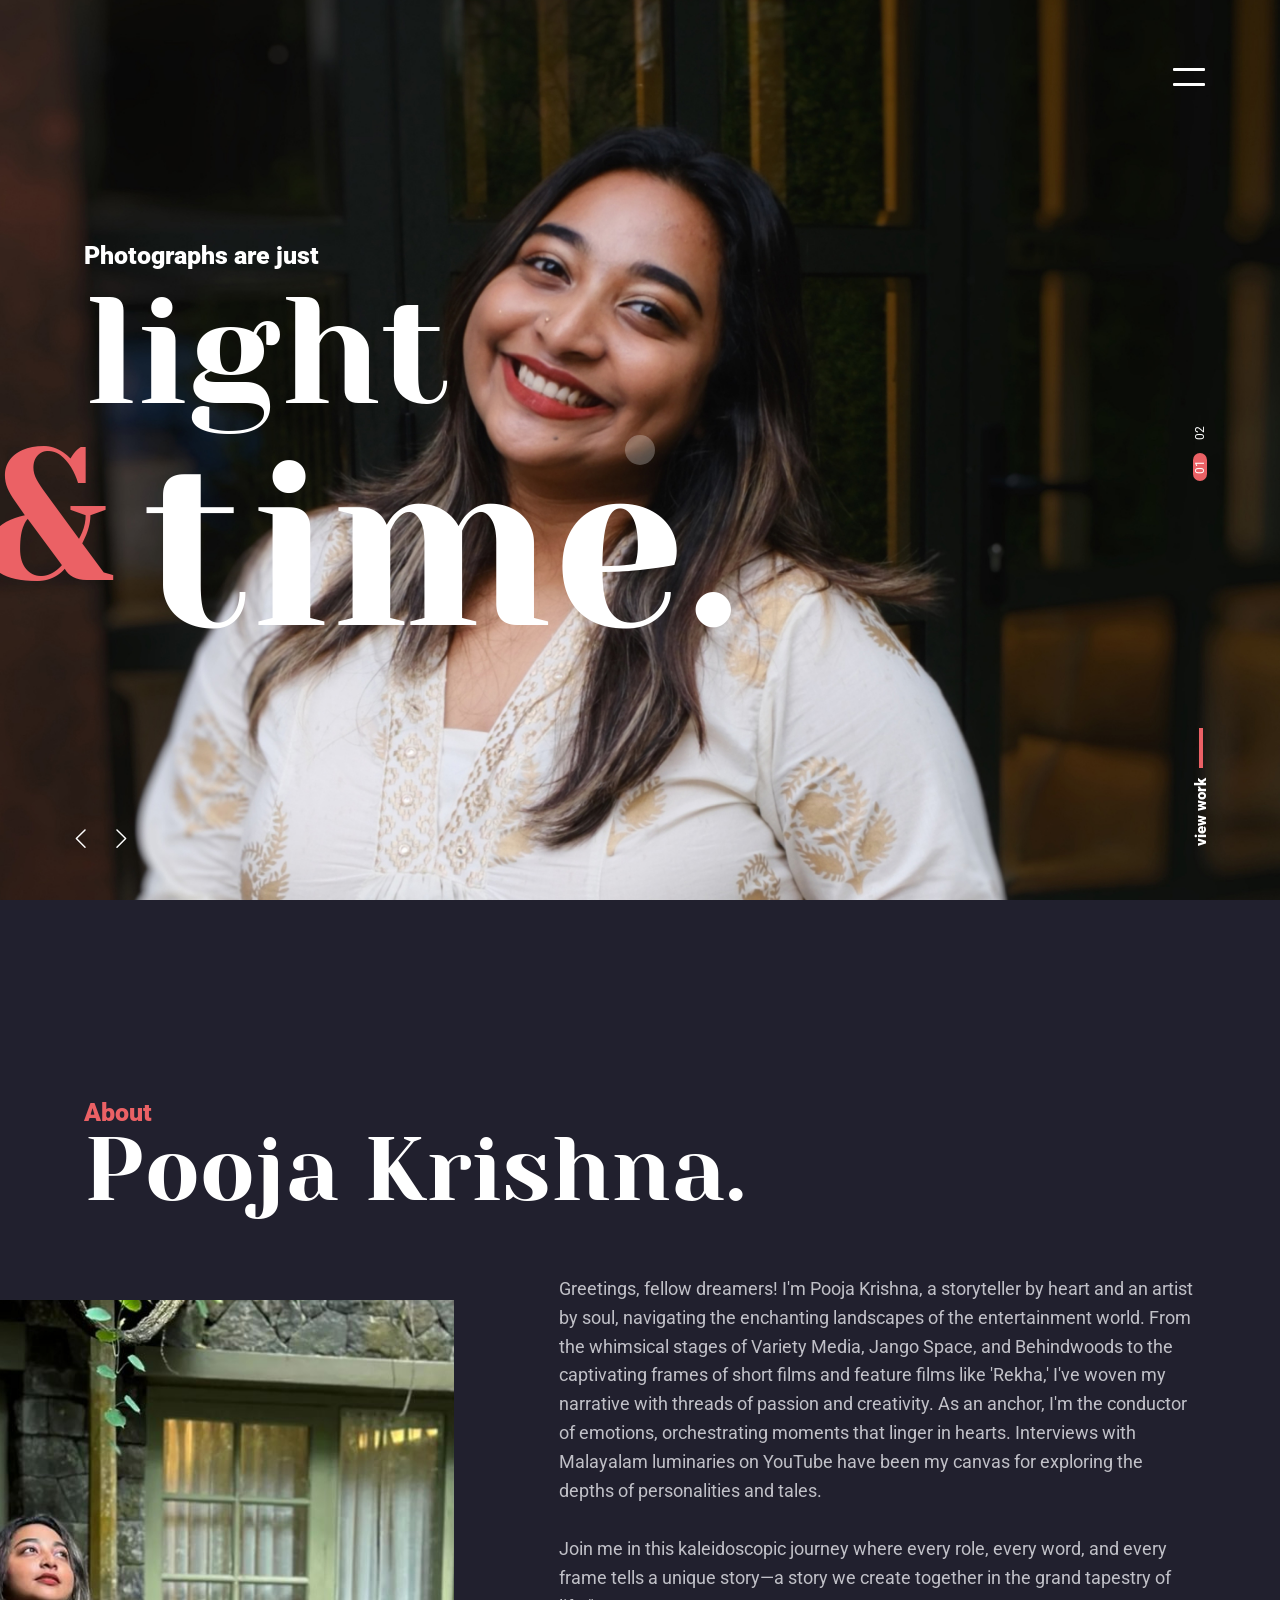
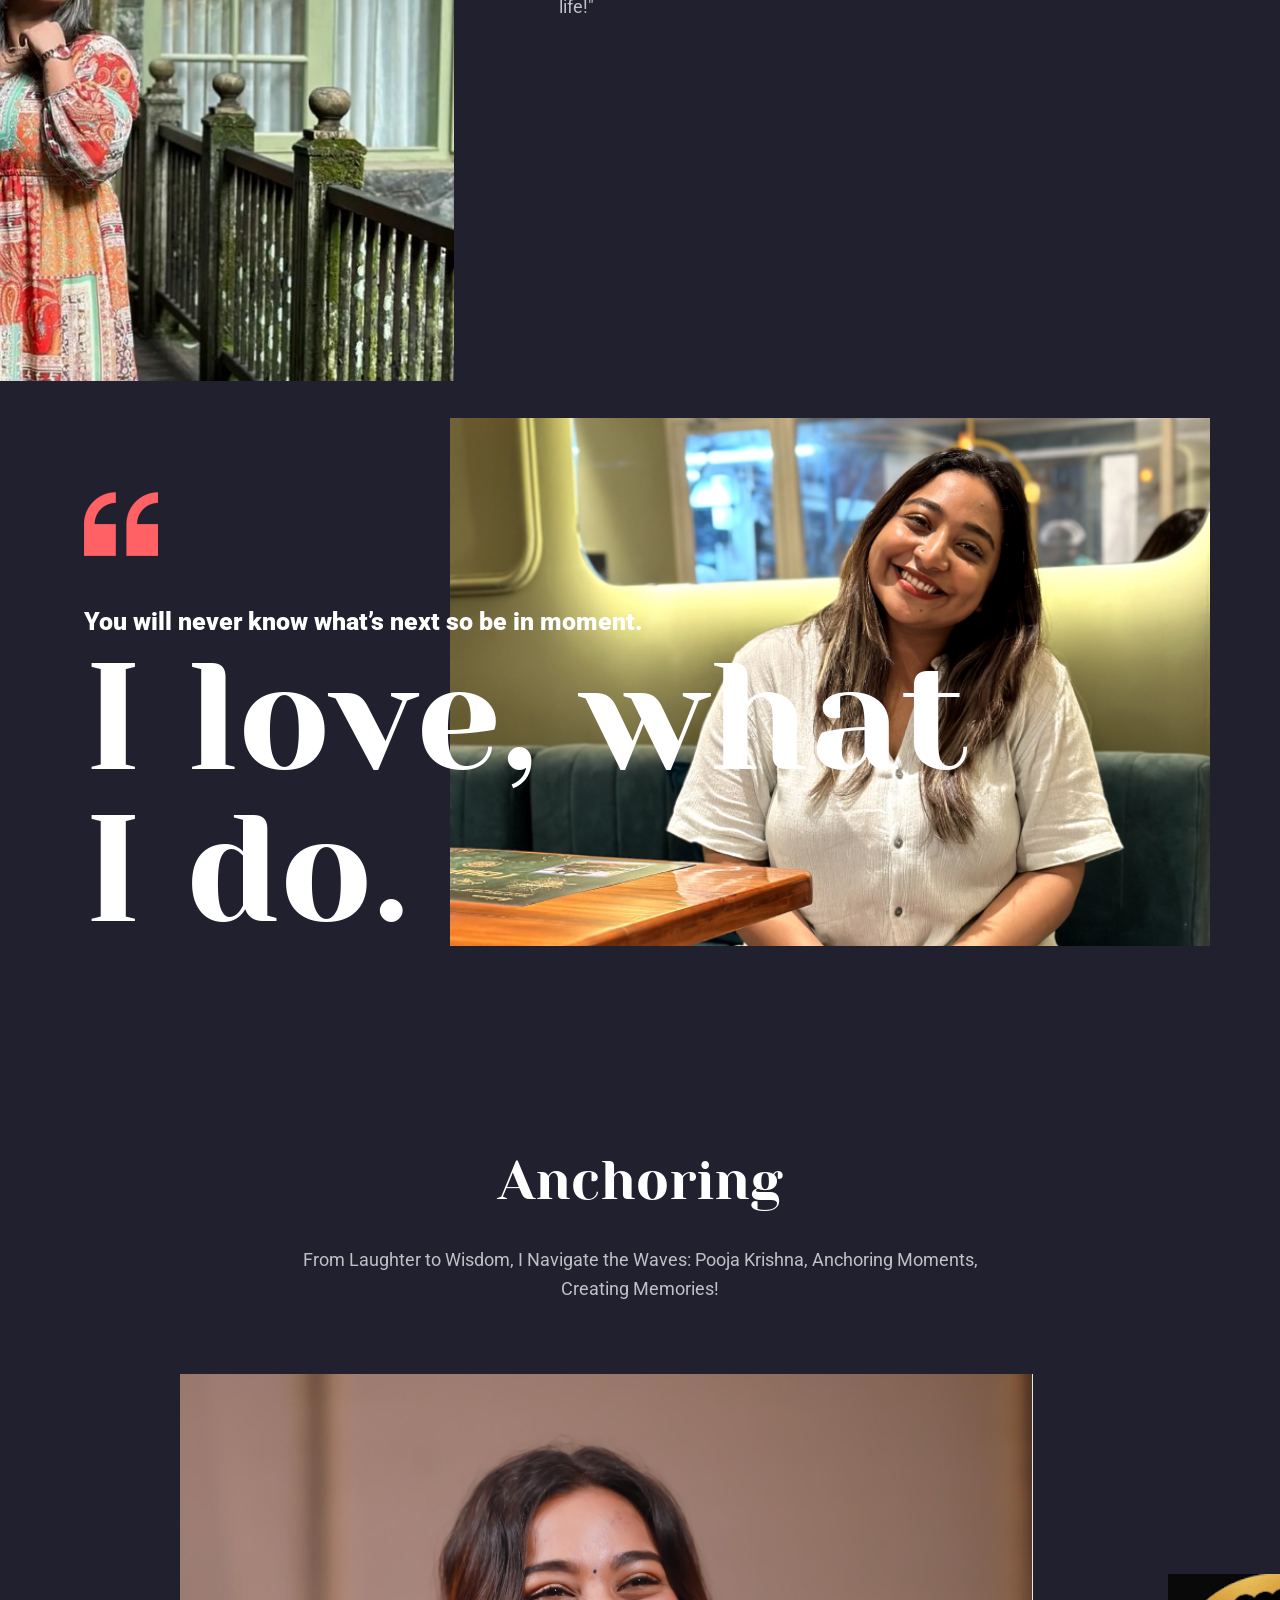
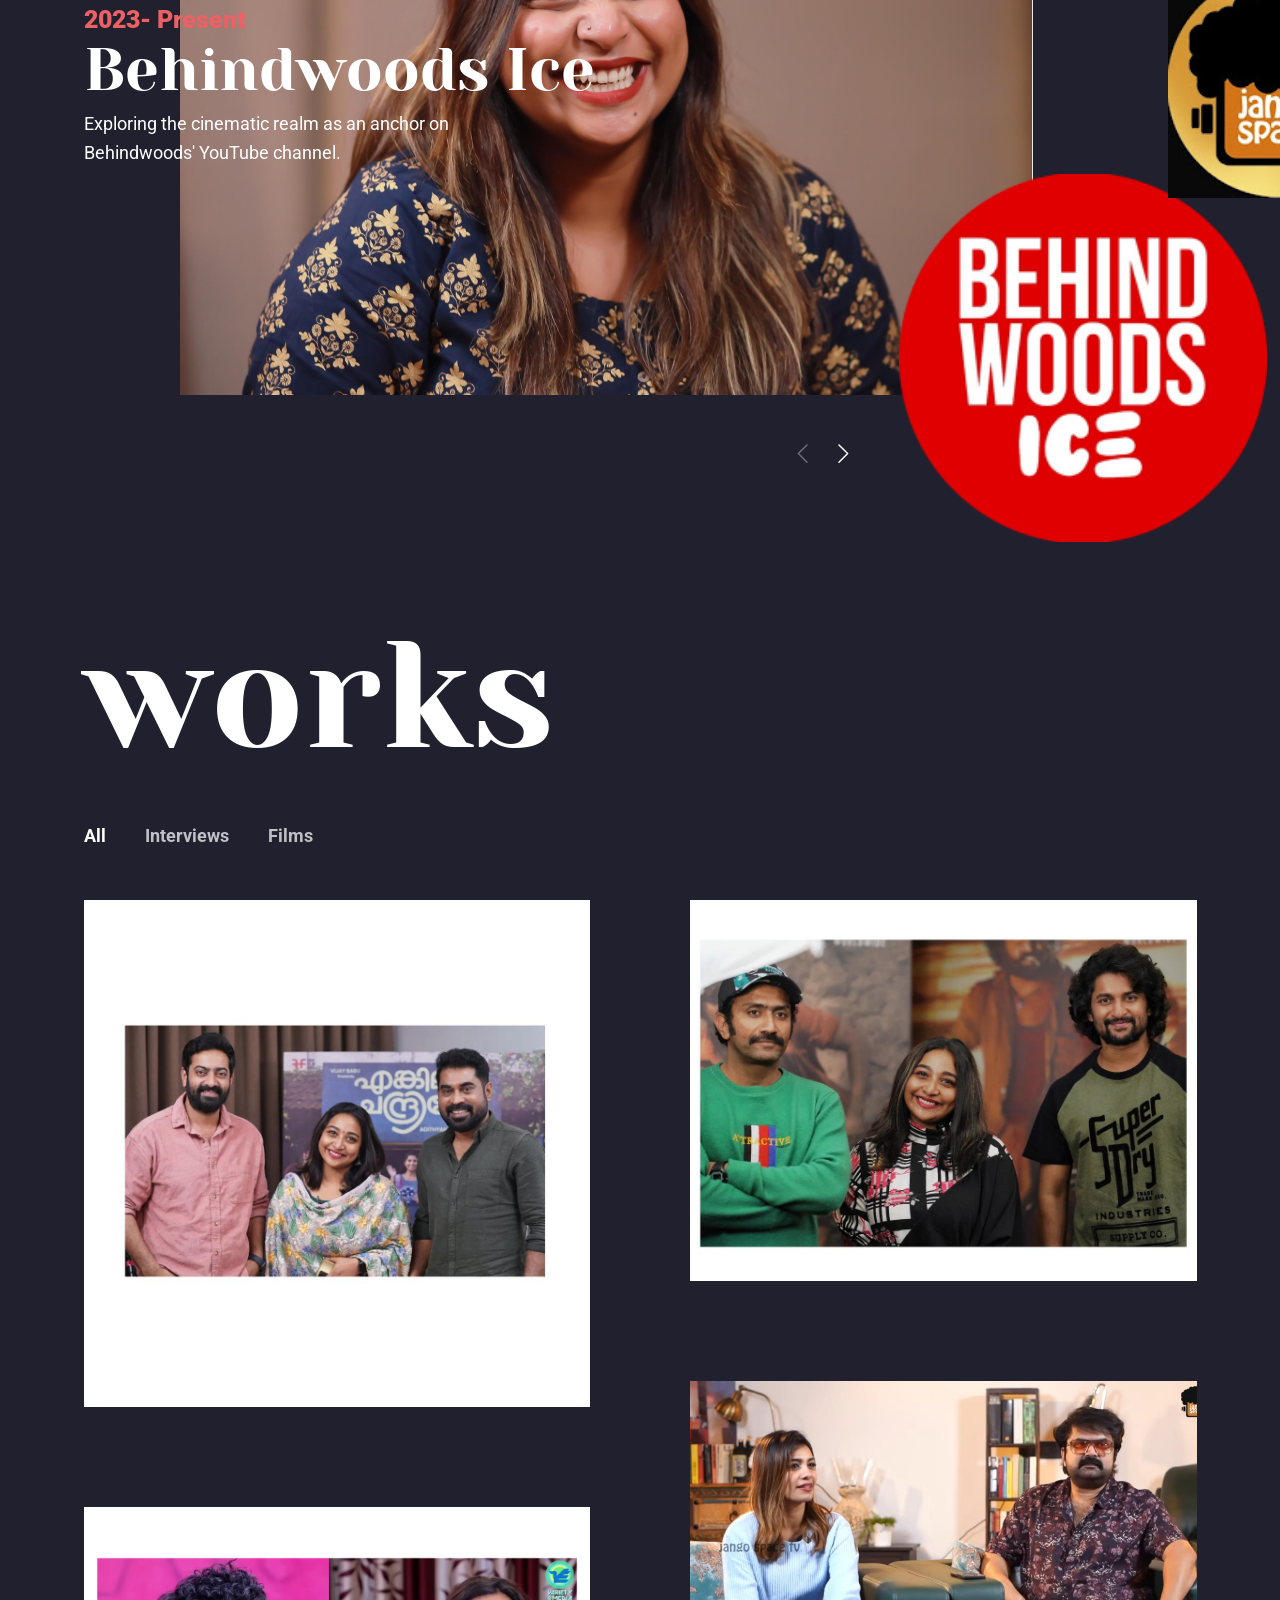
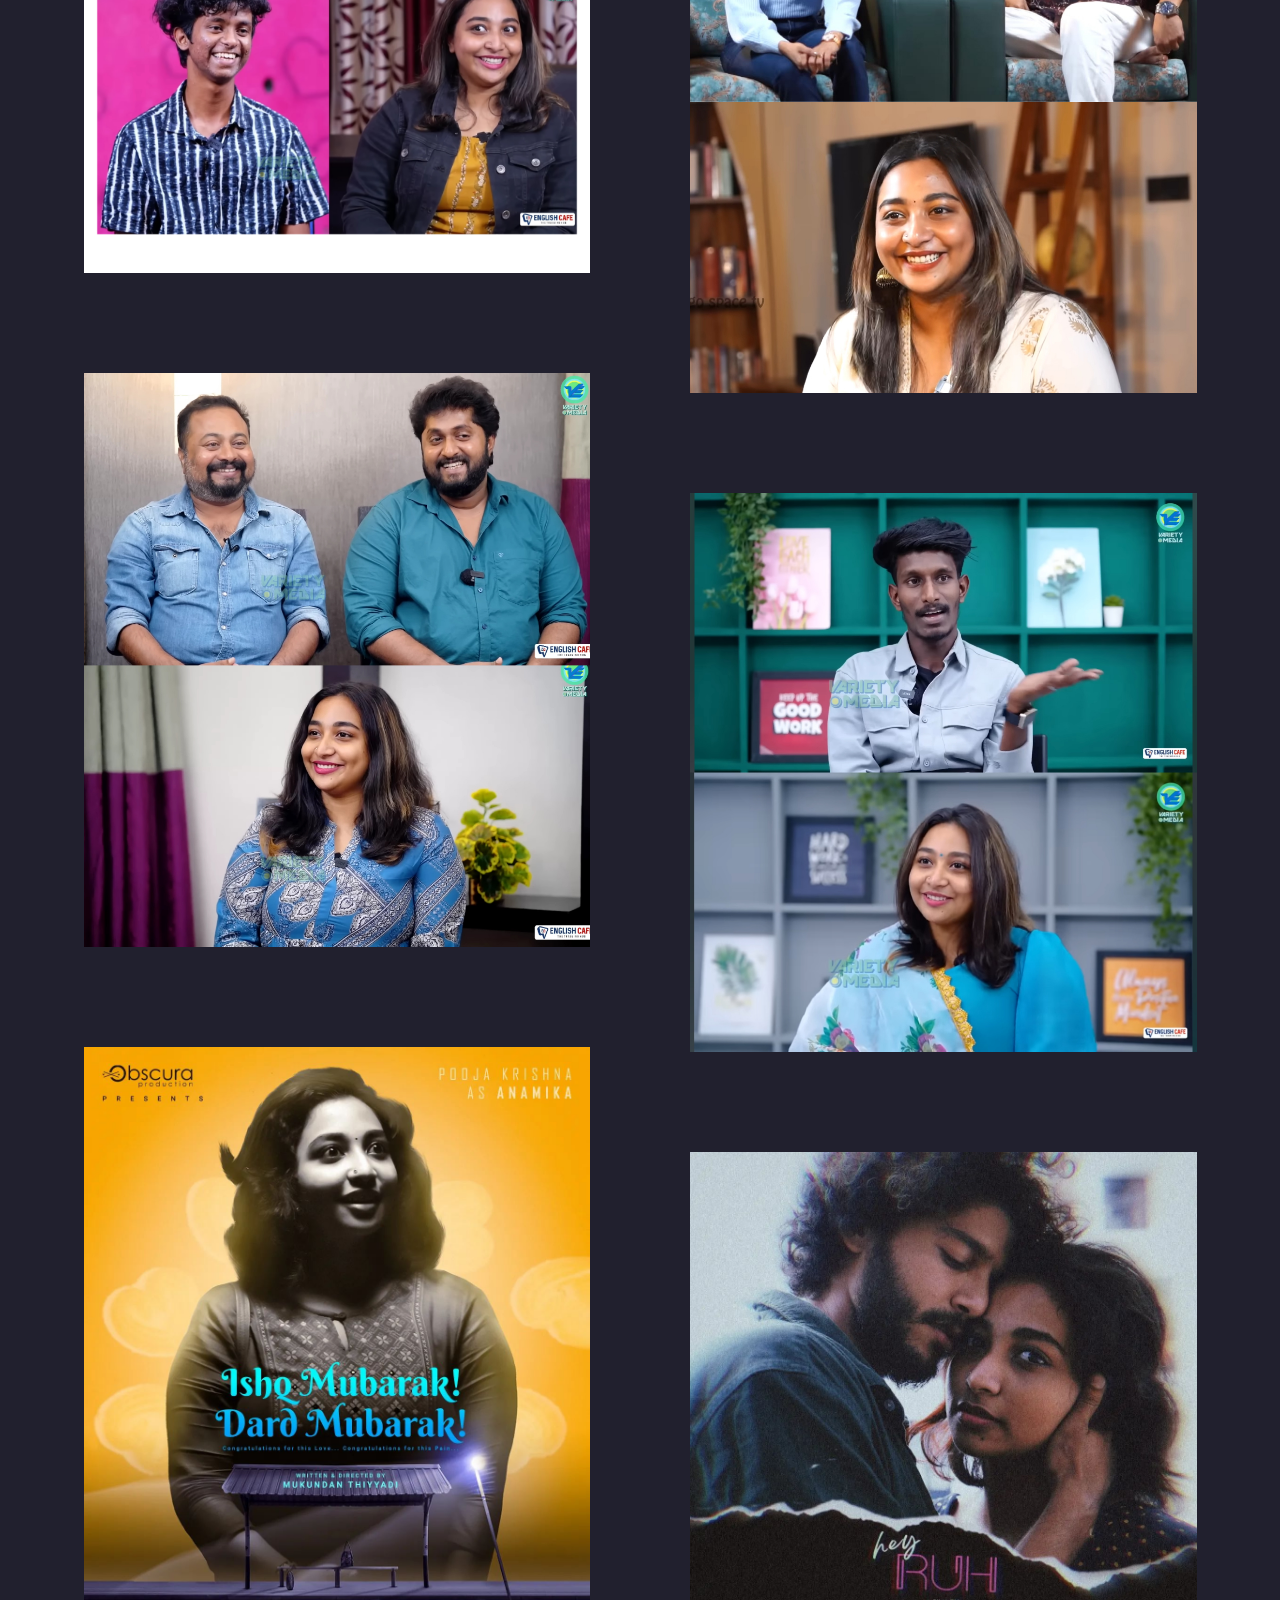
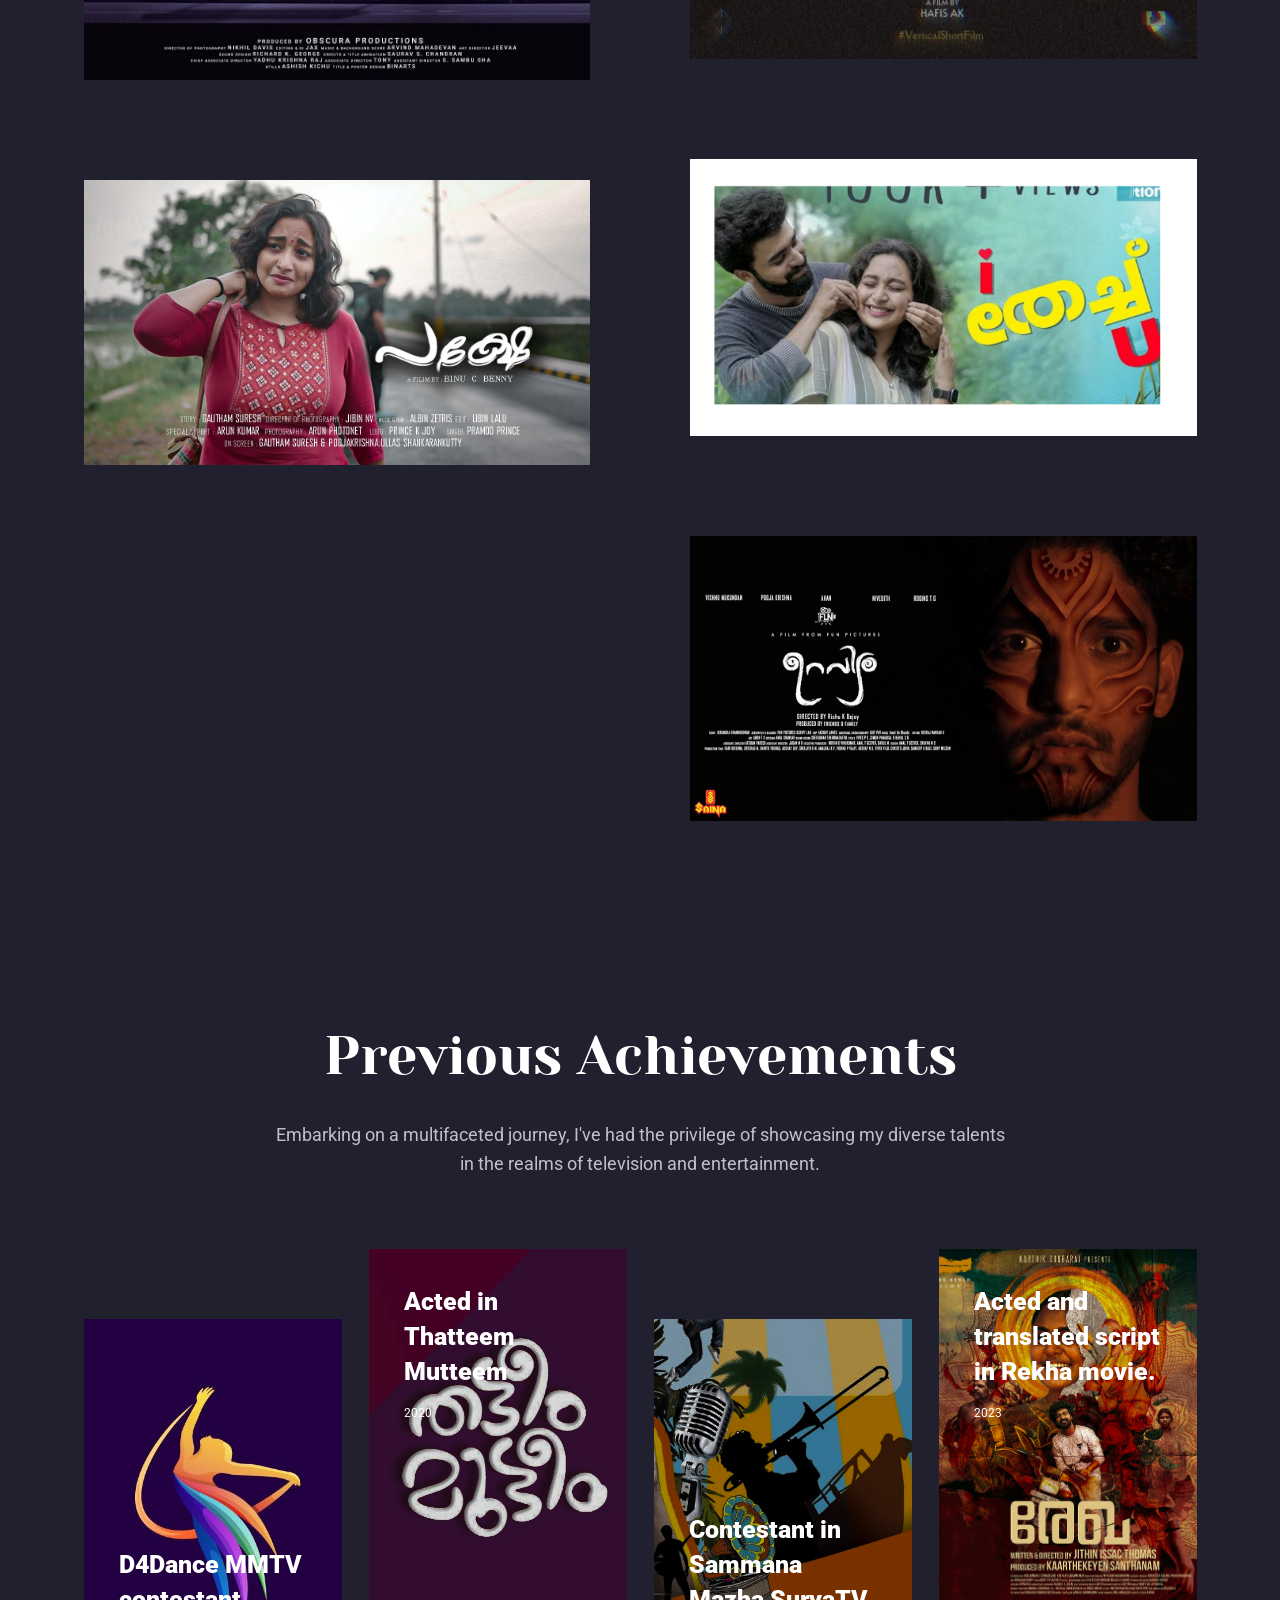
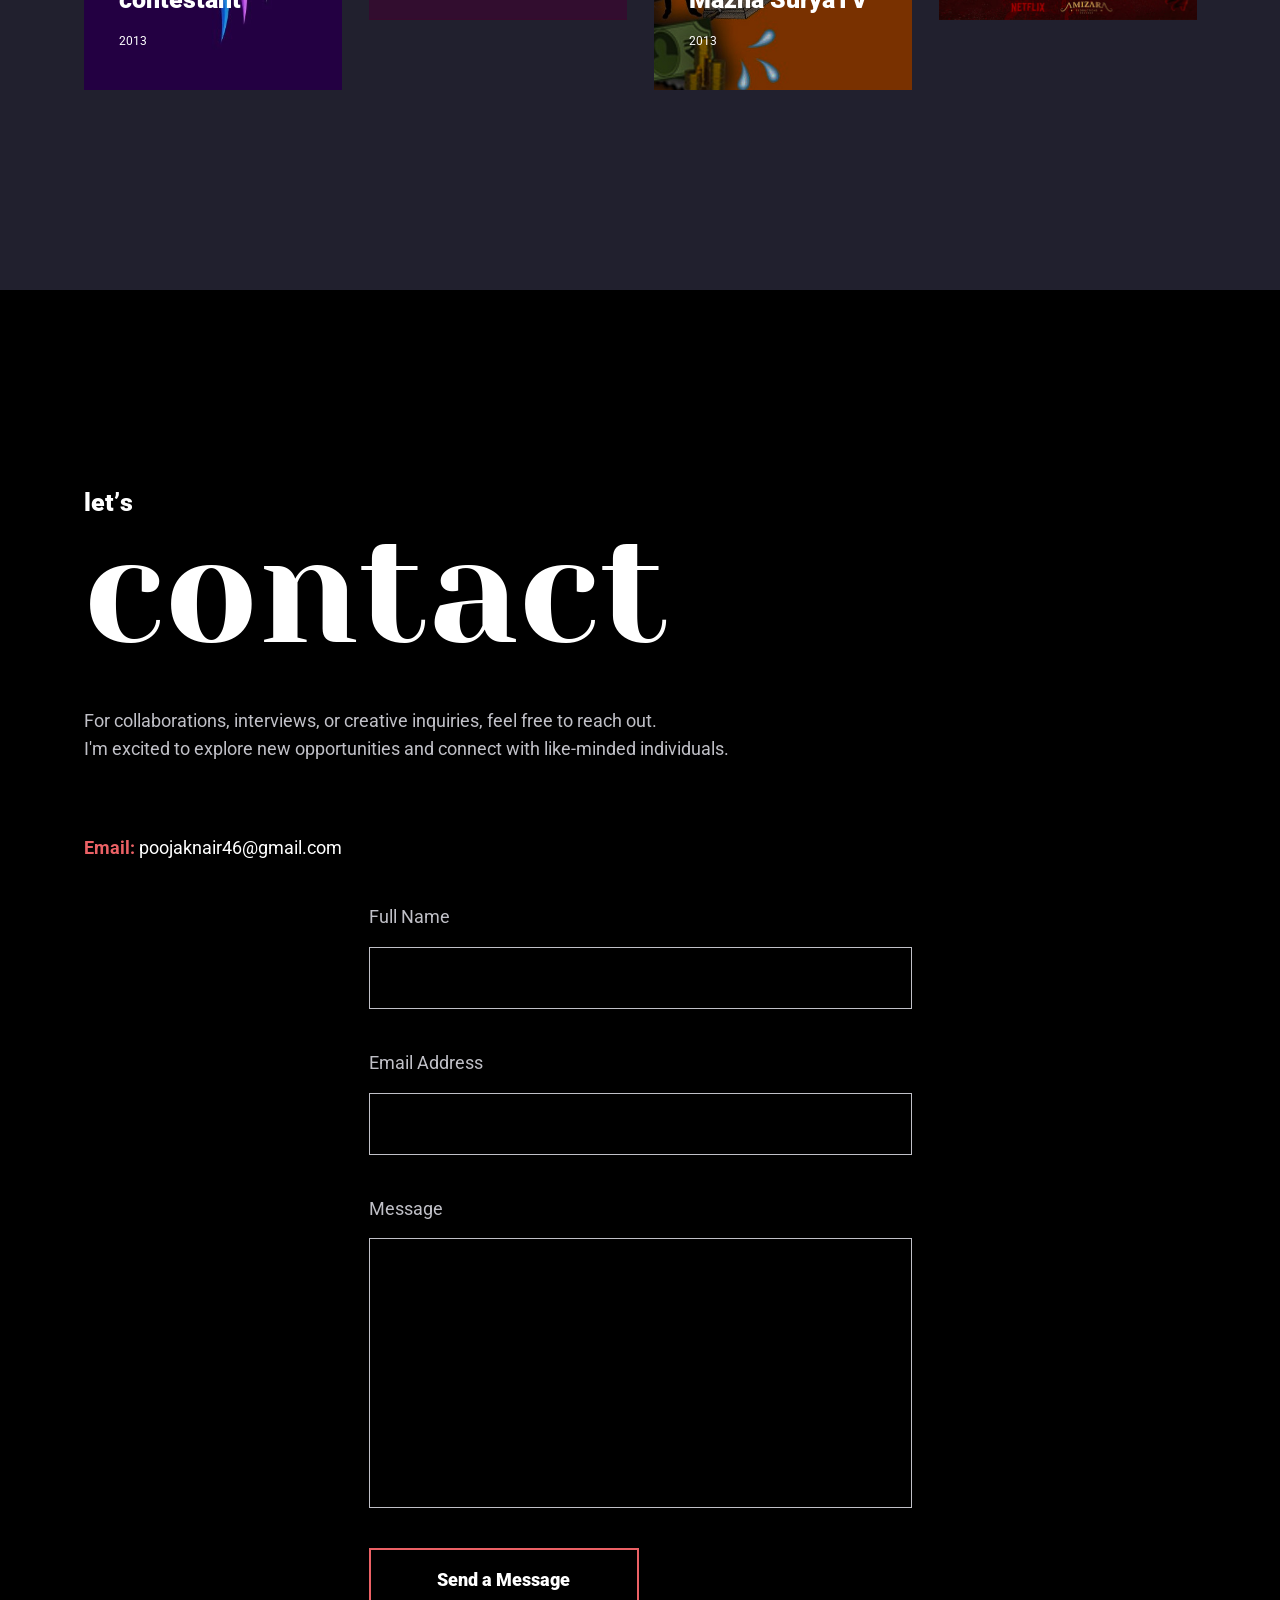
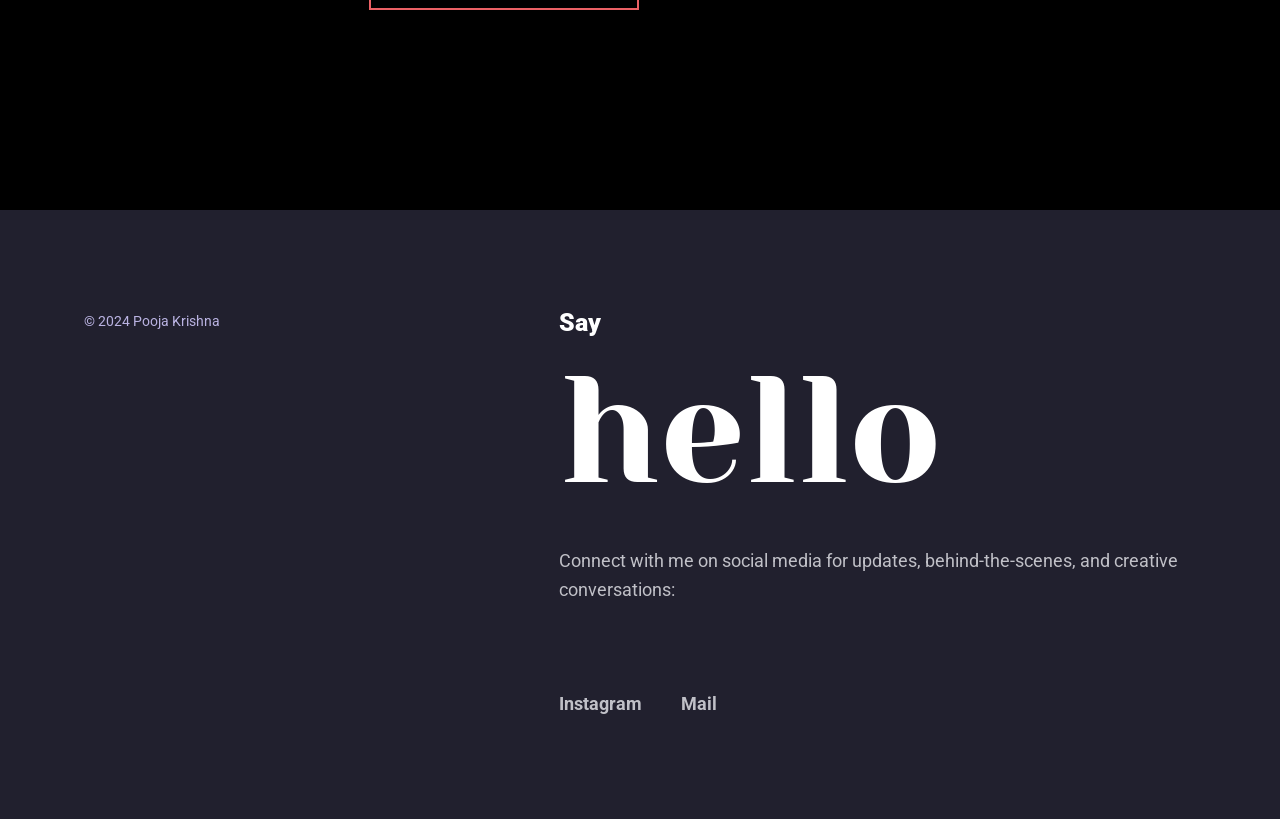
<file: index.html>
<!DOCTYPE html>
<html lang="en" xmlns="http://www.w3.org/1999/xhtml">
  <head>
    <title>Pooja Krishna</title>
    <meta http-equiv="Content-Type" content="text/html; charset=utf-8" />
    <meta http-equiv="X-UA-Compatible" content="IE=edge" />
    <meta name="viewport" content="width=device-width, initial-scale=1" />
    <meta name="HandheldFriendly" content="true" />
    <meta name="author" content="beshleyua" />
    <meta name="description" content="Pooja Krishna portfolio" />

    <!-- fontawesome CSS -->
    <link
      rel="stylesheet"
      href="https://use.fontawesome.com/releases/v5.8.0/css/all.css"
    />

    <!-- fonts googleapis CSS -->
    <link rel="preconnect" href="https://fonts.gstatic.com" />
    <link
      href="https://fonts.googleapis.com/css2?family=Roboto:ital,wght@0,100;0,300;0,400;0,500;0,700;0,900;1,100;1,300;1,400;1,500;1,700;1,900&display=swap"
      rel="stylesheet"
    />
    <link
      href="https://fonts.googleapis.com/css2?family=Yeseva+One&display=swap"
      rel="stylesheet"
    />
    <link
      href="https://fonts.googleapis.com/css2?family=Mr+De+Haviland&display=swap"
      rel="stylesheet"
    />

    <!-- Bootstrap CSS -->
    <link rel="stylesheet" href="css/bootstrap.min.css" />

    <!-- CSS STYLES -->
    <link rel="stylesheet" href="css/animate.css" />
    <link rel="stylesheet" href="css/magnific-popup.css" />
    <link rel="stylesheet" href="css/splitting.css" />
    <link rel="stylesheet" href="css/swiper.css" />
    <link rel="stylesheet" href="css/main.css" />

    <!--[if lt IE 9]>
      <script src="http://css3-mediaqueries-js.googlecode.com/svn/trunk/css3-mediaqueries.js"></script>
      <script src="http://html5shim.googlecode.com/svn/trunk/html5.js"></script>
    <![endif]-->

    <!-- Favicon -->
    <link rel="shortcut icon" href="favicon.ico" type="image/x-icon" />
    <link rel="icon" href="favicon.ico" type="image/x-icon" />
  </head>

  <body>
    <div class="page">
      <!-- Preloader -->
      <div class="preloader">
        <div class="centrize full-width">
          <div class="vertical-center">
            <div class="spinner"></div>
          </div>
        </div>
      </div>

      <!-- Header -->
      <header class="header">
        <!-- Navbar -->
        <div class="navbar">
          <!-- logo -->
          <!-- <div class="logo">
            <a href="index.html"><img src="pics/logo.svg" alt="" /></a>
          </div> -->

          <!-- menu btn -->
          <a href="#" class="menu-btn full"><span></span></a>
        </div>

        <!-- Menu Full Overlay -->
        <div class="menu-full-overlay">
          <div class="menu-full-container">
            <div class="container">
              <div class="row">
                <div class="col-xs-12 col-sm-12 col-md-12 col-lg-7 offset-1">
                  <!-- menu full -->
                  <div class="menu-full">
                    <ul>
                      <li class="">
                        <a
                          href="#"
                          class="splitting-text-anim-2"
                          data-splitting="chars"
                          >home</a
                        >
                        <!-- <ul>
                          <li class="scrolla-element-anim-1">
                            <a
                              href="index.html"
                              class="splitting-text-anim-1"
                              data-splitting="chars"
                              >main slider</a
                            >
                          </li>
                          <li class="scrolla-element-anim-1">
                            <a
                              href="index-half.html"
                              class="splitting-text-anim-1"
                              data-splitting="chars"
                              >half slider</a
                            >
                          </li>
                          <li class="scrolla-element-anim-1">
                            <a
                              href="index-fullscreen.html"
                              class="splitting-text-anim-1"
                              data-splitting="chars"
                              >fullscreen slider</a
                            >
                          </li>
                          <li class="scrolla-element-anim-1">
                            <a
                              href="index-carousel.html"
                              class="splitting-text-anim-1"
                              data-splitting="chars"
                              >horizontal carousel</a
                            >
                          </li>
                          <li class="scrolla-element-anim-1">
                            <a
                              href="index-onepage.html"
                              class="splitting-text-anim-1"
                              data-splitting="chars"
                              >onepage</a
                            >
                          </li>
                        </ul> -->
                      </li>
                      <li class="">
                        <a
                          href="#about"
                          class="splitting-text-anim-2"
                          data-splitting="chars"
                          >about</a
                        >
                        <!-- <ul>
                          <li class="scrolla-element-anim-1">
                            <a
                              href="about-us.html"
                              class="splitting-text-anim-1"
                              data-splitting="chars"
                              >about us</a
                            >
                          </li>
                          <li class="scrolla-element-anim-1">
                            <a
                              href="about.html"
                              class="splitting-text-anim-1"
                              data-splitting="chars"
                              >about me</a
                            >
                          </li>
                        </ul> -->
                      </li>
                      <li class="">
                        <a
                          href="index.html#work"
                          class="splitting-text-anim-2"
                          data-splitting="chars"
                          >work</a
                        >
                        <!-- <ul>
                          <li class="scrolla-element-anim-1">
                            <a
                              href="works-2-column.html"
                              class="splitting-text-anim-1"
                              data-splitting="chars"
                              >works 2 column</a
                            >
                          </li>
                          <li class="scrolla-element-anim-1">
                            <a
                              href="works-3-column.html"
                              class="splitting-text-anim-1"
                              data-splitting="chars"
                              >works 3 column</a
                            >
                          </li>
                          <li class="scrolla-element-anim-1">
                            <a
                              href="works-creative.html"
                              class="splitting-text-anim-1"
                              data-splitting="chars"
                              >works creative</a
                            >
                          </li>
                          <li class="scrolla-element-anim-1">
                            <a
                              href="gallery-2-column.html"
                              class="splitting-text-anim-1"
                              data-splitting="chars"
                              >gallery 2 column</a
                            >
                          </li>
                          <li class="scrolla-element-anim-1">
                            <a
                              href="gallery-3-column.html"
                              class="splitting-text-anim-1"
                              data-splitting="chars"
                              >gallery 3 column</a
                            >
                          </li>
                          <li class="scrolla-element-anim-1">
                            <a
                              href="work-single.html"
                              class="splitting-text-anim-1"
                              data-splitting="chars"
                              >work single</a
                            >
                          </li>
                          <li class="scrolla-element-anim-1">
                            <a
                              href="work-single-v2.html"
                              class="splitting-text-anim-1"
                              data-splitting="chars"
                              >work single 2</a
                            >
                          </li>
                        </ul> -->
                      </li>
                      <li>
                        <a
                          href="#contact"
                          class="splitting-text-anim-2"
                          data-splitting="chars"
                          >contact</a
                        >
                      </li>
                    </ul>
                  </div>
                </div>
              </div>
            </div>
          </div>

          <!-- social -->
          <div class="menu-social-links">
            <a
              href="https://www.instagram.com/poojakrishna_?igsh=djRlM2Fld2FwNGs="
              target="blank"
              class="splitting-text-anim-1"
              data-splitting="chars"
            >
              Instagram
            </a>
            <a
              href="mailto:poojaknair46@gmail.com"
              target="blank"
              class="splitting-text-anim-1"
              data-splitting="chars"
            >
              Mail
            </a>
          </div>
        </div>
      </header>

      <!-- Wrapper -->
      <div class="wrapper">
        <!-- Section Main Slider -->
        <div
          class="section main-slider"
          data-dispimgpath="images/pointilize.jpg"
        >
          <div class="swiper-container">
            <div class="swiper-wrapper">
              <div class="swiper-slide">
                <!-- image -->
                <div class="slide">
                  <img
                    src="pics/banner1.jpg"
                    class="main-slide-item__image"
                    alt=""
                  />
                </div>

                <!-- slide titles -->
                <div class="slide-titles">
                  <div class="container">
                    <div class="row">
                      <div class="col-xs-12 col-sm-12 col-md-12 col-lg-12">
                        <!-- title -->
                        <div class="titles">
                          <div
                            class="subtitle splitting-text-anim-1"
                            data-splitting
                          >
                            Photographs are just
                          </div>
                          <div class="title">
                            <div
                              class="title-inner splitting-text-anim-2"
                              data-splitting
                            >
                              light<br />
                              <em>&</em>
                              <!-- <div>&</div> -->

                              <strong>time.</strong>
                            </div>
                          </div>
                        </div>
                      </div>
                    </div>
                  </div>
                  <div class="view-btn">
                    <a href="#work" data-splitting class="splitting-text-anim-1"
                      >view work</a
                    >
                  </div>
                </div>
              </div>

              <div class="swiper-slide">
                <!-- image -->
                <div class="slide">
                  <img
                    src="pics/banner4.jpg"
                    class="main-slide-item__image"
                    alt=""
                  />
                </div>

                <!-- slide titles -->
                <div class="slide-titles">
                  <div class="container">
                    <div class="row">
                      <div class="col-xs-12 col-sm-12 col-md-12 col-lg-12">
                        <div class="titles right dark">
                          <div
                            class="subtitle splitting-text-anim-1"
                            data-splitting
                          >
                            Let’s
                          </div>
                          <div class="title">
                            <div
                              class="title-inner splitting-text-anim-2"
                              data-splitting
                            >
                              have <br />
                              fun. <br />
                              be fit!
                            </div>
                          </div>
                        </div>
                      </div>
                    </div>
                  </div>
                  <div class="view-btn">
                    <a href="#work" data-splitting class="splitting-text-anim-1"
                      >view work</a
                    >
                  </div>
                </div>
              </div>
            </div>

            <!-- pagination -->
            <div
              class="swiper-pagination scrolla-element-anim-1 scroll-animate"
              data-animate="active"
            ></div>

            <!-- navigation -->
            <div class="swiper-buttons">
              <div
                class="swiper-button-prev scene-nav scene-nav--prev scrolla-element-anim-1 scroll-animate"
                data-animate="active"
              ></div>
              <div
                class="swiper-button-next scene-nav scene-nav--next scrolla-element-anim-1 scroll-animate"
                data-animate="active"
              ></div>
            </div>
          </div>

          <!-- slides -->
          <div class="canvas main-slider-items__image"></div>
        </div>

        <!-- Section Partners -->
        <div id="about" class="section section-inner m-partners">
          <div class="container">
            <div class="row">
              <div class="col-xs-12 col-sm-12 col-md-12 col-lg-12">
                <!-- titles -->
                <div class="h-titles">
                  <div
                    class="h-subtitle red splitting-text-anim-1 scroll-animate"
                    data-splitting="chars"
                    data-animate="active"
                  >
                    About
                  </div>
                  <div
                    class="h-title name name-heading splitting-text-anim-2 scroll-animate"
                    data-splitting="chars"
                    data-animate="active"
                  >
                    Pooja Krishna.
                  </div>
                  <div
                    class="h-image"
                    data-bottom-top="top: 0px;"
                    data-top-bottom="top: -300px;"
                  >
                    <div
                      class="img scrolla-element-anim-1 scroll-animate"
                      data-animate="active"
                      style="background-image: url(pics/about.jpg)"
                    ></div>
                  </div>
                </div>
              </div>
            </div>
            <div class="row">
              <div class="col-xs-12 col-sm-12 col-md-12 col-lg-7 ms-auto">
                <!-- partners -->
                <div class="partners-box">
                  <div
                    class="text scrolla-element-anim-1 scroll-animate"
                    data-animate="active"
                  >
                    <p>
                      Greetings, fellow dreamers! I'm Pooja Krishna, a
                      storyteller by heart and an artist by soul, navigating the
                      enchanting landscapes of the entertainment world. From the
                      whimsical stages of Variety Media, Jango Space, and
                      Behindwoods to the captivating frames of short films and
                      feature films like 'Rekha,' I've woven my narrative with
                      threads of passion and creativity. As an anchor, I'm the
                      conductor of emotions, orchestrating moments that linger
                      in hearts. Interviews with Malayalam luminaries on YouTube
                      have been my canvas for exploring the depths of
                      personalities and tales.
                    </p>
                    <p>
                      Join me in this kaleidoscopic journey where every role,
                      every word, and every frame tells a unique story—a story
                      we create together in the grand tapestry of life!"
                    </p>
                  </div>
                </div>
              </div>
            </div>
          </div>
        </div>

        <!-- Section Quote -->
        <div class="section section-inner m-quote">
          <div class="container">
            <div class="quote-box">
              <div class="row">
                <div class="col-xs-12 col-sm-12 col-md-12 col-lg-11">
                  <div class="desc">
                    <div
                      class="subname splitting-text-anim-1 scroll-animate"
                      data-splitting="words"
                      data-animate="active"
                    >
                      You will never know what’s next so be in moment.
                    </div>
                    <div
                      class="name splitting-text-anim-2 scroll-animate"
                      data-splitting="chars"
                      data-animate="active"
                    >
                      I love, what <br />I do.
                    </div>
                  </div>
                </div>
                <div class="col-xs-12 col-sm-12 col-md-12 col-lg-8 ms-auto">
                  <div
                    class="image"
                    data-bottom-top="top: 0px;"
                    data-top-bottom="top: -300px;"
                  >
                    <div
                      class="img scrolla-element-anim-1 scroll-animate"
                      data-animate="active"
                      style="background-image: url(pics/quote2.jpg)"
                    ></div>
                  </div>
                </div>
              </div>
            </div>
          </div>
        </div>

        <!-- Section Experience -->
        <div class="section section-inner m-experience">
          <div class="container">
            <div class="row">
              <div class="col-xs-12 col-sm-12 col-md-12 col-lg-8 offset-2">
                <!-- titles -->
                <div class="m-titles">
                  <div
                    class="m-title splitting-text-anim-1 scroll-animate"
                    data-splitting="chars"
                    data-animate="active"
                  >
                    Anchoring
                  </div>
                  <div
                    class="m-subtitle scrolla-element-anim-1 scroll-animate"
                    data-animate="active"
                  >
                    From Laughter to Wisdom, I Navigate the Waves: Pooja
                    Krishna, Anchoring Moments, Creating Memories!
                  </div>
                </div>
              </div>
            </div>
            <div class="row">
              <div class="col-xs-12 col-sm-12 col-md-12 col-lg-10">
                <!-- experience carousel -->
                <div
                  class="experience-carousel"
                  data-dispimgpath="images/pointilize.jpg"
                >
                  <!-- slides -->
                  <div class="swiper-container">
                    <div class="swiper-wrapper">
                      <div class="swiper-slide">
                        <div class="slide">
                          <img
                            src="exp/2.jpg"
                            class="slide-ex-item__image"
                            alt=""
                          />
                        </div>
                        <div class="slide-titles">
                          <div class="titles">
                            <div
                              class="label splitting-text-anim-1"
                              data-splitting="chars"
                            >
                              2023- Present
                            </div>
                            <div
                              class="title splitting-text-anim-2"
                              data-splitting="chars"
                            >
                              Behindwoods Ice
                            </div>
                            <div
                              class="text scrolla-element-anim-1 scroll-animate"
                              data-animate="active"
                            >
                              Exploring the cinematic realm as an anchor on
                              Behindwoods' YouTube channel.
                            </div>
                          </div>
                        </div>
                      </div>

                      <div class="swiper-slide">
                        <div class="slide">
                          <img
                            src="exp/4.jpg"
                            class="slide-ex-item__image"
                            alt=""
                          />
                        </div>
                        <div class="slide-titles">
                          <div class="titles">
                            <div
                              class="label splitting-text-anim-1"
                              data-splitting="chars"
                            >
                              2023 - 2023
                            </div>
                            <div
                              class="title splitting-text-anim-2"
                              data-splitting="chars"
                            >
                              Jango Space
                            </div>
                            <div
                              class="text scrolla-element-anim-1 scroll-animate"
                              data-animate="active"
                            >
                              Served as the vibrant host on Jango Space's
                              YouTube channel.
                            </div>
                          </div>
                        </div>
                      </div>

                      <div class="swiper-slide">
                        <div class="slide">
                          <img
                            src="exp/3.jpg"
                            class="slide-ex-item__image"
                            alt=""
                          />
                        </div>
                        <div class="slide-titles">
                          <div class="titles">
                            <div
                              class="label splitting-text-anim-1"
                              data-splitting="chars"
                            >
                              2023 - 2023
                            </div>
                            <div
                              class="title splitting-text-anim-2"
                              data-splitting="chars"
                            >
                              Variety Media
                            </div>
                            <div
                              class="text scrolla-element-anim-1 scroll-animate"
                              data-animate="active"
                            >
                              Anchored on Variety Media's YouTube channel,
                              Conducted engaging interviews filled with
                              entertainment, games and activities.
                            </div>
                          </div>
                        </div>
                      </div>
                    </div>
                  </div>

                  <!-- navigation -->
                  <div
                    class="swiper-buttons scrolla-element-anim-1 scroll-animate"
                    data-animate="active"
                  >
                    <div
                      class="swiper-button-prev scene-nav scene-nav--prev"
                    ></div>
                    <div
                      class="swiper-button-next scene-nav scene-nav--next"
                    ></div>
                  </div>

                  <!-- slides -->
                  <div
                    class="canvas slides-ex-items__image scrolla-element-anim-1 scroll-animate"
                    data-animate="active"
                  ></div>

                  <!-- avatar -->
                  <div
                    class="avatar-1"
                    data-bottom-top="top: 0px;"
                    data-top-bottom="top: -200px;"
                  >
                    <div
                      class="img scrolla-element-anim-1 scroll-animate"
                      data-animate="active"
                      style="background-image: url(exp/behindwoods.png)"
                    ></div>
                  </div>
                  <div
                    class="avatar-2"
                    data-bottom-top="top: 0px;"
                    data-top-bottom="top: -200px;"
                  >
                    <div
                      class="img scrolla-element-anim-1 scroll-animate"
                      data-animate="active"
                      style="background-image: url(exp/jhango2.webp)"
                    ></div>
                  </div>
                </div>
              </div>
            </div>
          </div>
        </div>

        <!-- Section Started Heading -->
        <div id="work" class="section section-inner started-heading">
          <div class="container">
            <div class="row">
              <div class="col-xs-12 col-sm-12 col-md-12 col-lg-12">
                <!-- titles -->
                <div class="h-titles">
                  <div
                    class="h-subtitle red splitting-text-anim-1 scroll-animate"
                    data-splitting="chars"
                    data-animate="active"
                  ></div>
                  <div
                    class="h-title splitting-text-anim-2 scroll-animate"
                    data-splitting="chars"
                    data-animate="active"
                  >
                    works
                  </div>
                </div>
              </div>
            </div>
          </div>
        </div>

        <!-- Section Works -->
        <div class="section section-inner m-works">
          <div class="container">
            <!-- filter -->
            <div class="filter-links">
              <a
                href="#"
                class="splitting-text-anim-1 scroll-animate active"
                data-href=".works-col"
                data-splitting="chars"
                data-animate="active"
              >
                All
              </a>
              <a
                href="#"
                class="splitting-text-anim-1 scroll-animate"
                data-href=".sorting-interviews"
                data-splitting="chars"
                data-animate="active"
              >
                Interviews
              </a>
              <a
                href="#"
                class="splitting-text-anim-1 scroll-animate"
                data-href=".sorting-films"
                data-splitting="chars"
                data-animate="active"
              >
                Films
              </a>
            </div>

            <!-- works items -->
            <div class="works-items row classic column-2-offset">
              <div
                class="works-col col-xs-12 col-sm-6 col-md-6 col-lg-6 sorting-interviews"
              >
                <div
                  class="works-item scrolla-element-anim-1 scroll-animate"
                  data-animate="active"
                >
                  <a
                    href="https://youtu.be/_huQu6m3J9c"
                    class="has-popup-video"
                  >
                    <div class="image">
                      <div class="img">
                        <img src="insta/4.jpg" alt="" />
                      </div>
                    </div>
                    <div class="desc">
                      <div
                        class="category splitting-text-anim-3"
                        data-splitting="words"
                      >
                        Video
                      </div>
                      <div
                        class="name splitting-text-anim-3"
                        data-splitting="words"
                      >
                        SURAJ & SAIJU KURUP INTERVIEW
                      </div>
                    </div>
                  </a>
                </div>
              </div>

              <div
                class="works-col col-xs-12 col-sm-6 col-md-6 col-lg-6 sorting-interviews"
              >
                <div
                  class="works-item scrolla-element-anim-1 scroll-animate"
                  data-animate="active"
                >
                  <a
                    href="https://youtu.be/ptC9TZ-ArGE"
                    class="has-popup-video"
                  >
                    <div class="image">
                      <div class="img">
                        <img src="insta/3.jpg" alt="" />
                      </div>
                    </div>
                    <div class="desc">
                      <div
                        class="category splitting-text-anim-3"
                        data-splitting="words"
                      >
                        Image
                      </div>
                      <div
                        class="name splitting-text-anim-3"
                        data-splitting="words"
                      >
                        SHINE TOM CHACKO | SHANE NIGAM
                      </div>
                    </div>
                  </a>
                  <div id="gallery-1" class="mfp-hide">
                    <a href="images/work2.jpg"></a>
                    <a href="images/work1.jpg"></a>
                    <a href="images/work3.jpg"></a>
                    <a href="images/work4.jpg"></a>
                  </div>
                </div>
              </div>

              <div
                class="works-col col-xs-12 col-sm-6 col-md-6 col-lg-6 sorting-interviews"
              >
                <div
                  class="works-item scrolla-element-anim-1 scroll-animate"
                  data-animate="active"
                >
                  <a
                    href="https://youtu.be/KEEGKC4VUno"
                    class="has-popup-video"
                  >
                    <div class="image">
                      <div class="img">
                        <img src="insta/1.jpg" alt="" />
                      </div>
                    </div>
                    <div class="desc">
                      <div
                        class="category splitting-text-anim-3"
                        data-splitting="words"
                      >
                        Video
                      </div>
                      <div
                        class="name splitting-text-anim-3"
                        data-splitting="words"
                      >
                        Anoop Menon & Dilsha
                      </div>
                    </div>
                  </a>
                </div>
              </div>

              <div
                class="works-col col-xs-12 col-sm-6 col-md-6 col-lg-6 sorting-interviews"
              >
                <div
                  class="works-item scrolla-element-anim-1 scroll-animate"
                  data-animate="active"
                >
                  <a
                    href="https://youtu.be/roQXfEsEioY"
                    class="has-popup-video"
                  >
                    <div class="image">
                      <div class="img">
                        <img src="insta/8.png" alt="" />
                      </div>
                    </div>
                    <div class="desc">
                      <div
                        class="category splitting-text-anim-3"
                        data-splitting="words"
                      >
                        Video
                      </div>
                      <div
                        class="name splitting-text-anim-3"
                        data-splitting="words"
                      >
                        KARTHIK INTERVIEW
                      </div>
                    </div>
                  </a>
                </div>
              </div>

              <div
                class="works-col col-xs-12 col-sm-6 col-md-6 col-lg-6 sorting-interviews"
              >
                <div
                  class="works-item scrolla-element-anim-1 scroll-animate"
                  data-animate="active"
                >
                  <a
                    href="https://youtu.be/cwPZPU3Cvu8"
                    class="has-popup-video"
                  >
                    <div class="image">
                      <div class="img">
                        <img src="insta/9.jpg" alt="" />
                      </div>
                    </div>
                    <div class="desc">
                      <div
                        class="category splitting-text-anim-3"
                        data-splitting="words"
                      >
                        Video
                      </div>
                      <div
                        class="name splitting-text-anim-3"
                        data-splitting="words"
                      >
                        DHYAN SREENIVASAN | SOHAN
                      </div>
                    </div>
                  </a>
                </div>
              </div>

              <div
                class="works-col col-xs-12 col-sm-6 col-md-6 col-lg-6 sorting-interviews"
              >
                <div
                  class="works-item scrolla-element-anim-1 scroll-animate"
                  data-animate="active"
                >
                  <a
                    href="https://vimeo.com/JrWaPcyfqNY"
                    class="has-popup-video"
                  >
                    <div class="image">
                      <div class="img">
                        <img src="insta/10.jpg" alt="" />
                      </div>
                    </div>
                    <div class="desc">
                      <div
                        class="category splitting-text-anim-3"
                        data-splitting="words"
                      >
                        Video
                      </div>
                      <div
                        class="name splitting-text-anim-3"
                        data-splitting="words"
                      >
                        Amal. OV Funny Interview
                      </div>
                    </div>
                  </a>
                </div>
              </div>

              <div
                class="works-col col-xs-12 col-sm-6 col-md-6 col-lg-6 sorting-films"
              >
                <div
                  class="works-item scrolla-element-anim-1 scroll-animate"
                  data-animate="active"
                >
                  <a
                    href="https://youtu.be/iY1nKpZeYkw"
                    class="has-popup-video"
                  >
                    <div class="image">
                      <div class="img">
                        <img src="movies/5.jpg" alt="" />
                      </div>
                    </div>
                    <div class="desc">
                      <div
                        class="category splitting-text-anim-3"
                        data-splitting="words"
                      >
                        Video
                      </div>
                      <div
                        class="name splitting-text-anim-3"
                        data-splitting="words"
                      >
                        Ishq Mubarak! Dard Mubarak!
                      </div>
                    </div>
                  </a>
                  <div id="gallery-1" class="mfp-hide">
                    <a href="images/work2.jpg"></a>
                    <a href="images/work1.jpg"></a>
                    <a href="images/work3.jpg"></a>
                    <a href="images/work4.jpg"></a>
                  </div>
                </div>
              </div>

              <div
                class="works-col col-xs-12 col-sm-6 col-md-6 col-lg-6 sorting-films"
              >
                <div
                  class="works-item scrolla-element-anim-1 scroll-animate"
                  data-animate="active"
                >
                  <a
                    href="https://www.instagram.com/reel/Ch12bDph8Qj/?igsh=MWl1N2M4eGdrMjho"
                    target="_blank"
                  >
                    <div class="image">
                      <div class="img">
                        <img src="movies/3.jpg" alt="" />
                      </div>
                    </div>
                    <div class="desc">
                      <div
                        class="category splitting-text-anim-3"
                        data-splitting="words"
                      >
                        Video
                      </div>
                      <div
                        class="name splitting-text-anim-3"
                        data-splitting="words"
                      >
                        Hey Ruh
                      </div>
                    </div>
                  </a>
                  <div id="gallery-1" class="mfp-hide">
                    <a href="images/work2.jpg"></a>
                    <a href="images/work1.jpg"></a>
                    <a href="images/work3.jpg"></a>
                    <a href="images/work4.jpg"></a>
                  </div>
                </div>
              </div>

              <div
                class="works-col col-xs-12 col-sm-6 col-md-6 col-lg-6 sorting-films"
              >
                <div
                  class="works-item scrolla-element-anim-1 scroll-animate"
                  data-animate="active"
                >
                  <a
                    href="https://youtu.be/KVdzqq-p3o8"
                    class="has-popup-video"
                  >
                    <div class="image">
                      <div class="img">
                        <img src="movies/1.jpg" alt="" />
                      </div>
                    </div>
                    <div class="desc">
                      <div
                        class="category splitting-text-anim-3"
                        data-splitting="words"
                      >
                        Video
                      </div>
                      <div
                        class="name splitting-text-anim-3"
                        data-splitting="words"
                      >
                        Dating Valli 3
                      </div>
                    </div>
                  </a>
                </div>
              </div>
              <div
                class="works-col col-xs-12 col-sm-6 col-md-6 col-lg-6 sorting-films"
              >
                <div
                  class="works-item scrolla-element-anim-1 scroll-animate"
                  data-animate="active"
                >
                  <a
                    href="https://youtu.be/JIpBx7AIaBU"
                    class="has-popup-video"
                  >
                    <div class="image">
                      <div class="img">
                        <img src="movies/7.jpg" alt="" />
                      </div>
                    </div>
                    <div class="desc">
                      <div
                        class="category splitting-text-anim-3"
                        data-splitting="words"
                      >
                        Video
                      </div>
                      <div
                        class="name splitting-text-anim-3"
                        data-splitting="words"
                      >
                        Pakshe
                      </div>
                    </div>
                  </a>
                </div>
              </div>

              <div
                class="works-col col-xs-12 col-sm-6 col-md-6 col-lg-6 sorting-films"
              >
                <div
                  class="works-item scrolla-element-anim-1 scroll-animate"
                  data-animate="active"
                >
                  <a
                    href="https://youtu.be/whhIXcN255g"
                    class="has-popup-video"
                  >
                    <div class="image">
                      <div class="img">
                        <img src="movies/8.jpg" alt="" />
                      </div>
                    </div>
                    <div class="desc">
                      <div
                        class="category splitting-text-anim-3"
                        data-splitting="words"
                      >
                        Video
                      </div>
                      <div
                        class="name splitting-text-anim-3"
                        data-splitting="words"
                      >
                        Uravidam
                      </div>
                    </div>
                  </a>
                </div>
              </div>
            </div>
          </div>
        </div>

        <!-- Section Awwards -->
        <div class="section section-inner m-awwards">
          <div class="container">
            <div class="row">
              <div class="col-xs-12 col-sm-12 col-md-12 col-lg-8 offset-2">
                <!-- titles -->
                <div class="m-titles">
                  <div
                    class="m-title splitting-text-anim-1 scroll-animate"
                    data-splitting="chars"
                    data-animate="active"
                  >
                    Previous Achievements
                  </div>
                  <div
                    class="m-subtitle scrolla-element-anim-1 scroll-animate"
                    data-animate="active"
                  >
                    Embarking on a multifaceted journey, I've had the privilege
                    of showcasing my diverse talents in the realms of television
                    and entertainment.
                  </div>
                </div>
              </div>
            </div>
            <div class="row">
              <div class="col-xs-12 col-sm-12 col-md-12 col-lg-12">
                <!-- awwards -->
                <div class="awwards-items row">
                  <div class="awwards-col col-xs-12 col-sm-6 col-md-6 col-lg-3">
                    <div
                      class="awwards-item scrolla-element-anim-1 scroll-animate"
                      data-animate="active"
                    >
                      <div class="image">
                        <div
                          class="img"
                          style="background-image: url(exp/dance.jpg)"
                        ></div>
                      </div>
                      <div class="desc">
                        <div class="title">D4Dance MMTV contestant</div>
                        <div class="label">2013</div>
                      </div>
                    </div>
                  </div>

                  <div class="awwards-col col-xs-12 col-sm-6 col-md-6 col-lg-3">
                    <div
                      class="awwards-item scrolla-element-anim-1 scroll-animate"
                      data-animate="active"
                    >
                      <div class="image">
                        <div
                          class="img"
                          style="background-image: url(exp/thateem4.jpg)"
                        ></div>
                      </div>
                      <div class="desc">
                        <div class="title">Acted in Thatteem Mutteem</div>
                        <div class="label">2020</div>
                      </div>
                    </div>
                  </div>

                  <div class="awwards-col col-xs-12 col-sm-6 col-md-6 col-lg-3">
                    <div
                      class="awwards-item scrolla-element-anim-1 scroll-animate"
                      data-animate="active"
                    >
                      <div class="image">
                        <div
                          class="img"
                          style="background-image: url(exp/sammana2.jpg)"
                        ></div>
                      </div>
                      <div class="desc">
                        <div class="title">
                          Contestant in Sammana Mazha SuryaTV
                        </div>
                        <div class="label">2013</div>
                      </div>
                    </div>
                  </div>

                  <div class="awwards-col col-xs-12 col-sm-6 col-md-6 col-lg-3">
                    <div
                      class="awwards-item scrolla-element-anim-1 scroll-animate"
                      data-animate="active"
                    >
                      <div class="image">
                        <div
                          class="img"
                          style="background-image: url(exp/rekha.jpg)"
                        ></div>
                      </div>
                      <div class="desc">
                        <div class="title">
                          Acted and translated script in Rekha movie.
                        </div>
                        <div class="label">2023</div>
                      </div>
                    </div>
                  </div>
                </div>
              </div>
            </div>
          </div>
        </div>

        <!-- Section Contacts Form -->
        <div
          id="contact"
          class="section section-inner m-newslatter contact-section"
        >
          <div class="container">
            <!-- titles -->
            <div class="h-titles">
              <div
                class="h-subtitle splitting-text-anim-1 scroll-animate"
                data-splitting="chars"
                data-animate="active"
              >
                let’s
              </div>
              <div
                class="h-title splitting-text-anim-2 scroll-animate"
                data-splitting="chars"
                data-animate="active"
              >
                contact
              </div>
              <div
                class="h-text scrolla-element-anim-1 scroll-animate"
                data-animate="active"
              >
                <p>
                  For collaborations, interviews, or creative inquiries, feel
                  free to reach out.
                  <br />I'm excited to explore new opportunities and connect
                  with like-minded individuals.
                </p>
              </div>
              <div
                class="c-list scrolla-element-anim-1 scroll-animate"
                data-animate="active"
              >
                <ul>
                  <li>
                    <strong>Email:</strong>
                    <a href="mailto:poojaknair46@gmail.com"
                      >poojaknair46@gmail.com</a
                    >
                  </li>
                </ul>
              </div>
            </div>

            <!-- contact form -->
            <div class="row">
              <div class="col-xs-12 col-sm-12 col-md-12 col-lg-6 offset-3">
                <div class="contacts-form">
                  <form id="cform" method="post">
                    <div class="group">
                      <div
                        class="label splitting-text-anim-1 scroll-animate"
                        data-splitting="chars"
                        data-animate="active"
                      >
                        Full Name
                      </div>
                      <div
                        class="value scrolla-element-anim-1 scroll-animate"
                        data-animate="active"
                      >
                        <input type="text" name="name" />
                      </div>
                    </div>
                    <div class="group">
                      <div
                        class="label splitting-text-anim-1 scroll-animate"
                        data-splitting="chars"
                        data-animate="active"
                      >
                        Email Address
                      </div>
                      <div
                        class="value scrolla-element-anim-1 scroll-animate"
                        data-animate="active"
                      >
                        <input type="text" name="email" />
                      </div>
                    </div>
                    <div class="group">
                      <div
                        class="label splitting-text-anim-1 scroll-animate"
                        data-splitting="chars"
                        data-animate="active"
                      >
                        Message
                      </div>
                      <div
                        class="value scrolla-element-anim-1 scroll-animate"
                        data-animate="active"
                      >
                        <textarea name="message"></textarea>
                      </div>
                    </div>
                    <div
                      class="submit scrolla-element-anim-1 scroll-animate"
                      data-animate="active"
                    >
                      <a
                        href="#"
                        class="btn"
                        onclick="$('#cform').submit(); return false;"
                      >
                        Send a Message
                      </a>
                    </div>
                  </form>
                  <div class="alert-success" style="display: none">
                    <p>Thanks, your message is sent successfully.</p>
                  </div>
                </div>
              </div>
            </div>
          </div>
        </div>
      </div>

      <!-- Footer -->
      <div class="footer">
        <div class="container">
          <div class="row">
            <div class="col-xs-12 col-sm-12 col-md-12 col-lg-5">
              <div
                class="copyright-text splitting-text-anim-1 scroll-animate"
                data-splitting="chars"
                data-animate="active"
              >
                © 2024 Pooja Krishna
              </div>
            </div>
            <div class="col-xs-12 col-sm-12 col-md-12 col-lg-7">
              <!-- titles -->
              <div class="h-titles">
                <div
                  class="h-subtitle splitting-text-anim-1 scroll-animate"
                  data-splitting="chars"
                  data-animate="active"
                >
                  Say
                </div>
                <div
                  class="h-title splitting-text-anim-2 scroll-animate"
                  data-splitting="chars"
                  data-animate="active"
                >
                  hello
                </div>
                <div
                  class="h-text scrolla-element-anim-1 scroll-animate"
                  data-animate="active"
                >
                  <p>
                    Connect with me on social media for updates,
                    behind-the-scenes, and creative conversations:
                  </p>
                </div>
              </div>

              <!-- social -->
              <div class="social-links">
                <a
                  href="https://www.instagram.com/poojakrishna_?igsh=djRlM2Fld2FwNGs="
                  target="blank"
                  class="splitting-text-anim-1 scroll-animate"
                  data-splitting="chars"
                  data-animate="active"
                >
                  Instagram
                </a>
                <a
                  href="mailto:poojaknair46@gmail.com"
                  target="blank"
                  class="splitting-text-anim-1 scroll-animate"
                  data-splitting="chars"
                  data-animate="active"
                >
                  Mail
                </a>
              </div>
            </div>
          </div>
        </div>
      </div>
    </div>

    <!-- cursor -->
    <div class="cursor"></div>

    <!-- Scripts -->
    <script src="js/jquery.min.js"></script>
    <script src="js/bootstrap.bundle.min.js"></script>
    <script src="js/jquery.validate.min.js"></script>
    <script src="js/swiper.min.js"></script>
    <script src="js/splitting.min.js"></script>
    <script src="js/TweenMax.min.js"></script>
    <script src="js/pixi.min.js"></script>
    <script src="js/cursor.js"></script>
    <script src="js/magnific-popup.js"></script>
    <script src="js/imagesloaded.pkgd.js"></script>
    <script src="js/isotope.pkgd.js"></script>
    <script src="js/jquery.scrolla.js"></script>
    <script src="js/skrollr.js"></script>
    <script src="js/main-slider.js"></script>
    <script src="js/full-slider.js"></script>
    <script src="js/half-slider.js"></script>
    <script src="js/ex-slider.js"></script>
    <script src="js/hero-started.js"></script>
    <script src="js/script.js"></script>
    <!--<script src="js/lazysizes.min.js" async=""></script>
	<script>
		/*Lazy*/
		document.addEventListener('lazybeforeunveil', function(e){
			var bg = e.target.getAttribute('data-bg');
			if(bg){
				e.target.style.backgroundImage = 'url(' + bg + ')';
			}
		});
	</script>-->
  </body>
</html>
</file>
<file: css/splitting.css>
/* Recommended styles for Splitting */
.splitting .word,
.splitting .char {
  display: inline-block;
}

/* Psuedo-element chars */
.splitting .char {
  position: relative;
}

/**
 * Populate the psuedo elements with the character to allow for expanded effects
 * Set to `display: none` by default; just add `display: block` when you want
 * to use the psuedo elements
 */
.splitting .char::before,
.splitting .char::after {
  content: attr(data-char);
  position: absolute;
  top: 0;
  left: 0;
  visibility: hidden;
  transition: inherit;
  user-select: none;
}

/* Expanded CSS Variables */

.splitting {
  /* The center word index */
  --word-center: calc((var(--word-total) - 1) / 2);

  /* The center character index */
  --char-center: calc((var(--char-total) - 1) / 2);

  /* The center character index */
  --line-center: calc((var(--line-total) - 1) / 2);
}

.splitting .word {
  /* Pecent (0-1) of the word's position */
  --word-percent: calc(var(--word-index) / var(--word-total));

  /* Pecent (0-1) of the line's position */
  --line-percent: calc(var(--line-index) / var(--line-total));
}

.splitting .char {
  /* Percent (0-1) of the char's position */
  --char-percent: calc(var(--char-index) / var(--char-total));

  /* Offset from center, positive & negative */
  --char-offset: calc(var(--char-index) - var(--char-center));

  /* Absolute distance from center, only positive */
  --distance: calc(
     (var(--char-offset) * var(--char-offset)) / var(--char-center)
  );

  /* Distance from center where -1 is the far left, 0 is center, 1 is far right */
  --distance-sine: calc(var(--char-offset) / var(--char-center));

  /* Distance from center where 1 is far left/far right, 0 is center */
  --distance-percent: calc((var(--distance) / var(--char-center)));
}

.splitting.cells img { width: 100%; display: block; }

@supports ( display: grid ) {
  .splitting.cells {
    position: relative;
    overflow: hidden;
    background-size: cover;
    visibility: hidden;
  }

  .splitting .cell-grid {
    background: inherit;
    position: absolute;
    top: 0; 
    left: 0; 
    width: 100%; 
    height: 100%;
    display: grid;
    grid-template: repeat( var(--row-total), 1fr ) / repeat( var(--col-total), 1fr );
  }

  .splitting .cell {
    background: inherit;
    position: relative;
    overflow: hidden;
  }

  .splitting .cell-inner {
    background: inherit;
    position: absolute;
    visibility: visible;
    /* Size to fit the whole container size */
    width: calc(100% * var(--col-total));
    height: calc(100% * var(--row-total));
    /* Position properly */
    left: calc(-100% * var(--col-index));
    top: calc(-100% * var(--row-index));
  }

  /* Helper variables for advanced effects */
  .splitting .cell {
    --center-x: calc((var(--col-total) - 1) / 2);
    --center-y: calc((var(--row-total) - 1) / 2);

    /* Offset from center, positive & negative */
    --offset-x: calc(var(--col-index) - var(--center-x));
    --offset-y: calc(var(--row-index) - var(--center-y));

    /* Absolute distance from center, only positive */
    --distance-x: calc( (var(--offset-x) * var(--offset-x)) / var(--center-x) );

    /* Absolute distance from center, only positive */
    --distance-y: calc( (var(--offset-y) * var(--offset-y)) / var(--center-y) );
  }
}
</file>
<file: css/main.css>
/**
*	Oblo - Creative Agency & Portfolio Template (HTML)
*	Version: 1.1.0
*	Author: beshleyua
*	Author URL: http://themeforest.net/user/beshleyua
*	Copyright © Oblo by beshleyua. All Rights Reserved.
**/

/* TABLE OF CONTENTS
  - Base Styles
  |--Typography
  |--Alignment
  |--Wrapper
  |--Breadcrumbs
  |--Preloader
  |--Cursor
  |--Swiper
  |--Animations
  |--Alignment
  |--Alignment
  - Plugins
  - Header
  |--Menu Horizontal
  |--Menu Full Overlay
  - Footer
  - Pages
  |--Section Main Slider
  |--Section Full Slider
  |--Section Half Slider
  |--Section Inner Titles
  |--Section Started Heading
  |--Section Hero Started
  |--Section Profile
  |--Section Quote
  |--Section Experience
  |--Section Awwards
  |--Section Partners
  |--Section Newslatter
  |--Section Works
  |--Section Works Carousel
  |--Section Contacts Started
  |--Section Contacts Map
  |--Section Contacts Form
  |--Section Project Started
  |--Section Project Details
  |--Section Project Description
  |--Section Quote Large
  |--Section Image Large
  |--Section Video Large
  |--Section Gallery Carousel
  |--Section Gallery
  |--Section Navigation
  |--Section Archive
  |--Section Services
  |--Section Team
  |--Section Blog
  |--Section Sidebar
  - Responsive
*/

/**
* Base Styles
**/

* {
  outline: none;
  box-sizing: border-box;
  -webkit-box-sizing: border-box;
}

::-webkit-input-placeholder {
  color: rgba(255, 255, 255, 0.5);
}

::-moz-placeholder {
  color: rgba(255, 255, 255, 0.5);
}

:-moz-placeholder {
  color: rgba(255, 255, 255, 0.5);
}

:-ms-input-placeholder {
  color: rgba(255, 255, 255, 0.5);
}

html,
body {
  margin: 0;
  padding: 0;
  height: auto !important;
  background: #21202e;
  font-size: 18px;
  color: #c0c0c7;
  font-family: "Roboto", sans-serif;
  font-weight: 400;
  line-height: 1.6;
  -webkit-font-smoothing: antialiased;
  -webkit-text-size-adjust: 100%;
}

body.no-scroll {
  overflow: hidden;
}

/* //custom */
.contact-section{
  background: black;
  margin-bottom: 0px !important;
}

a {
  color: #eb6165;
  text-decoration: none;
  cursor: pointer;
}

a:link {
  color: #eb6165;
}

a:active {
  color: #eb6165;
}

a:visited {
  color: #eb6165;
}

a:hover {
  text-decoration: underline;
}

a img {
  border: none;
}

img {
  max-width: 100%;
}

input,
textarea,
button {
  font-family: "Roboto";
}

label {
  cursor: pointer;
}

iframe {
  max-width: 100%;
}

.comment-form-cookies-consent input {
  margin-right: 10px;
  position: relative;
  top: 7px;
}

.comment-form-cookies-consent label {
  display: inline-block;
  vertical-align: top;
}

.clear {
  clear: both;
}

strong {
  font-weight: 700;
}

.canvas {
  pointer-events: none;
}

.canvas canvas {
  display: block;
  position: absolute;
  left: 0;
  top: 0;
  max-height: 100%;
  max-width: 100%;
  width: 100%;
  height: 100%;
  -o-object-fit: cover;
  object-fit: cover;
}

/* - Typography */

h1,
h2,
h3,
h4,
h5,
h6 {
  font-weight: 900;
  font-family: "Roboto";
  margin: 0;
  margin-top: 30px;
  margin-bottom: 30px;
  color: #fff;
  line-height: 1.3;
}

h1 {
  font-size: 48px;
}

h2 {
  font-size: 42px;
}

h3 {
  font-size: 36px;
}

h4 {
  font-size: 30px;
}

h5 {
  font-size: 24px;
}

h6 {
  font-size: 18px;
}

.h2-title-size {
  font-size: 64px !important;
}

p {
  padding: 0;
  margin: 30px 0;
}

strong {
  font-weight: 700;
}

@media screen and (max-width: 720px) {
  h1 {
    font-size: 31px;
  }
  .h2-title-size {
    font-size: 40px !important;
  }
  h2 {
    font-size: 28px;
  }
  h3 {
    font-size: 25px;
  }
  h4 {
    font-size: 22px;
  }
  h5 {
    font-size: 19px;
  }
  h6 {
    font-size: 16px;
  }
}

a {
  color: #fff;
  text-decoration: underline;
  outline: none;
}

a:hover {
  text-decoration: none;
  color: #eb6165;
}

a.btn,
.btn,
a.btn-link,
.btn-link,
button,
input[type="submit"] {
  padding: 0 50px;
  position: relative;
  overflow: hidden;
  display: inline-block;
  vertical-align: top;
  font-size: 18px;
  color: #fff;
  font-weight: 900;
  height: 62px;
  line-height: 60px;
  text-align: center;
  text-decoration: none;
  border: 2px solid #eb6165;
  outline: none !important;
  box-shadow: none !important;
  cursor: pointer;
  border-radius: 0;
  -webkit-border-radius: 0;
  transition: all 0.7s cubic-bezier(0.3, 0, 0.3, 1);
  -webkit-transition: all 0.7s cubic-bezier(0.3, 0, 0.3, 1);
}

.readmore .btn-link {
  padding: 0 30px;
  height: 52px;
  line-height: 48px;
}

input[type="submit"] {
  background-color: #eb6165;
}

a.btn:before,
.btn:before,
a.btn-link:before,
.btn-link:before,
button:before {
  content: "";
  position: absolute;
  left: -10%;
  top: -40%;
  width: 120%;
  height: 120%;
  background: #eb6165;
  transition: all 0.7s cubic-bezier(0.3, 0, 0.3, 1);
  -webkit-transition: all 0.7s cubic-bezier(0.3, 0, 0.3, 1);
  transform: translate3d(0, -100%, 0) skew(-10deg, -10deg);
  -webkit-transform: translate3d(0, -100%, 0) skew(-10deg, -10deg);
  z-index: -1;
}

a.btn:hover,
.btn:hover,
a.btn-link:hover,
.btn-link:hover {
  color: #fff;
}

a.btn:hover:before,
.btn:hover:before,
a.btn-link:hover:before,
.btn-link:hover:before {
  top: -20%;
  transform: translate3d(0, 0, 0) skew(0deg);
  -webkit-transform: translate3d(0, 0, 0) skew(0deg);
}

input[type="text"],
input[type="email"],
input[type="search"],
input[type="password"],
input[type="tel"],
input[type="address"],
input[type="number"],
textarea {
  position: relative;
  padding: 0 20px;
  display: block;
  width: 100%;
  height: 62px;
  font-family: "Roboto";
  font-size: 18px;
  color: #fff;
  resize: none;
  outline: 0;
  background: none;
  border: 1px solid #c0c0c7;
  border-radius: 0;
  -moz-border-radius: 0;
  -webkit-border-radius: 0;
  -khtml-border-radius: 0;
  transition: all 0.7s cubic-bezier(0.3, 0, 0.3, 1);
  -moz-transition: all 0.7s cubic-bezier(0.3, 0, 0.3, 1);
  -webkit-transition: all 0.7s cubic-bezier(0.3, 0, 0.3, 1);
  -o-transition: all 0.7s cubic-bezier(0.3, 0, 0.3, 1);
}

input:focus,
textarea:focus {
  border-color: #fff;
  color: #fff;
}

textarea {
  height: 270px;
  padding-top: 15px;
  padding-bottom: 15px;
  resize: none;
}

label,
legend {
  display: block;
  padding-bottom: 10px;
  font-family: "Roboto";
  font-size: 18px;
}

fieldset {
  border-width: 0;
  padding: 0;
}

input[type="checkbox"],
input[type="radio"] {
  display: inline;
}

label.error {
  padding-top: 5px;
  font-family: "Roboto";
  font-size: 14px;
  color: red;
  display: none;
}

ul {
  list-style: disc;
  margin-top: 30px;
  margin-bottom: 30px;
  padding-left: 0px;
  list-style-position: inside;
}

ol {
  list-style: decimal;
  margin-top: 30px;
  margin-bottom: 30px;
  padding-left: 0px;
  list-style-position: inside;
}

ul ul,
ol ol,
ul ol,
ol ul {
  margin-top: 15px;
  margin-bottom: 15px;
  margin-left: 15px;
}

code {
  padding: 0 4px;
  font-size: 14px;
  font-style: italic;
  text-decoration: none;
  display: inline-block;
  vertical-align: middle;
  overflow: auto;
  max-width: 100%;
  white-space: nowrap;
}

pre {
  margin: 30px 0;
  padding: 0;
  max-width: 100%;
  overflow: auto;
  white-space: pre;
  font-size: 14px;
}

mark,
ins {
  background: #333;
  text-decoration: none;
}

dt {
  margin-bottom: 5px;
  font-weight: 700;
}

dd {
  margin-top: 0;
  margin-bottom: 30px;
  margin-left: 30px;
}

.block-quote,
blockquote,
.block-quote,
.wp-block-quote,
.wp-block-quote.is-large,
.wp-block-quote.is-style-large,
.wp-block-pullquote {
  position: relative;
  margin: 50px 0;
  padding: 0 50px;
  padding-top: 35px;
  font-family: "Roboto";
  font-size: 25px;
  line-height: 1.3;
  color: #fff;
  font-weight: 900;
}

.block-quote:before,
blockquote:before,
.block-quote:before,
.wp-block-quote:before,
.wp-block-quote.is-large:before,
.wp-block-quote.is-style-large:before,
.wp-block-pullquote:before {
  content: "";
  position: absolute;
  top: 0;
  left: 0;
  width: 37px;
  height: 32px;
  background: url(../images/quote_ic.png) no-repeat;
  background-size: contain;
}

.block-quote p,
blockquote p,
.block-quote p,
.wp-block-quote p,
.wp-block-quote.is-large p,
.wp-block-quote.is-style-large p,
.wp-block-pullquote p {
  font-size: 25px;
  margin-bottom: 0;
  font-style: normal;
}

@media only screen and (max-width: 576px) {
  .block-quote,
  blockquote,
  .block-quote,
  .wp-block-quote,
  .wp-block-quote.is-large,
  .wp-block-quote.is-style-large,
  .wp-block-pullquote {
    font-size: 20px;
    margin: 20px 0;
  }
  .block-quote p,
  blockquote p,
  .block-quote p,
  .wp-block-quote p,
  .wp-block-quote.is-large p,
  .wp-block-quote.is-style-large p,
  .wp-block-pullquote p {
    font-size: 20px;
  }
  .block-quote p br,
  blockquote p br,
  .block-quote p br,
  .wp-block-quote p br,
  .wp-block-quote.is-large p br,
  .wp-block-quote.is-style-large p br,
  .wp-block-pullquote p br {
    display: none;
  }
}

.block-quote cite,
blockquote cite,
.block-quote cite,
.wp-block-quote cite,
.wp-block-quote.is-large cite,
.wp-block-quote.is-style-large cite,
.wp-block-pullquote cite {
  font-family: "Yeseva One";
  font-size: 16px;
  font-style: normal;
  display: block;
  margin-top: 15px;
  position: relative;
  text-align: left;
  font-weight: 400;
}

.block-quote cite em,
blockquote cite em,
.block-quote cite em,
.wp-block-quote cite em,
.wp-block-quote.is-large cite em,
.wp-block-quote.is-style-large cite em,
.wp-block-pullquote cite {
  font-style: normal;
}

/*.block-quote.has-background:before,
.wp-block-quote.has-background:before,
.wp-block-quote.is-large.has-background:before,
.wp-block-quote.is-style-large.has-background:before,
.wp-block-pullquote.has-background:before,
blockquote.has-background:before {
  display: none;
}*/

.block-quote.has-background blockquote,
.wp-block-quote.has-background blockquote,
.wp-block-quote.is-large.has-background blockquote,
.wp-block-quote.is-style-large.has-background blockquote,
.wp-block-pullquote.has-background blockquote,
blockquote.has-background blockquote {
  padding: 20px 0;
}

.block-quote.has-background:before,
.wp-block-quote.has-background:before,
.wp-block-quote.is-large.has-background:before,
.wp-block-quote.is-style-large.has-background:before,
.wp-block-pullquote.has-background:before,
blockquote.has-background:before {
  left: 10px;
  top: 10px;
}

.block-quote.has-text-align-right::before,
.wp-block-quote.has-text-align-right::before,
.wp-block-pullquote.has-text-align-right::before,
blockquote.has-text-align-right::before {
  left: auto;
  right: 0;
}

.block-quote.has-text-align-right cite,
.wp-block-quote.has-text-align-right cite,
.wp-block-quote.is-large.has-text-align-right cite,
.wp-block-quote.is-style-large.has-text-align-right cite,
.wp-block-pullquote.has-text-align-right cite,
blockquote.has-text-align-right cite {
  text-align: right;
}

.block-quote cite br,
.wp-block-quote cite br,
.wp-block-quote.is-large cite br,
.wp-block-quote.is-style-large cite br,
.wp-block-pullquote cite br,
blockquote cite br {
  display: none;
}

.wp-block-pullquote {
  padding: 30px;
  text-align: left;
}

.wp-block-pullquote blockquote {
  margin-top: 0;
  margin-bottom: 0;
  padding-top: 0;
  padding-bottom: 0;
  border: none;
}

.wp-block-pullquote blockquote:before {
  display: none;
}

.wp-block-cover-image .wp-block-subhead:not(.has-text-color),
.wp-block-cover-image h1:not(.has-text-color),
.wp-block-cover-image h2:not(.has-text-color),
.wp-block-cover-image h3:not(.has-text-color),
.wp-block-cover-image h4:not(.has-text-color),
.wp-block-cover-image h5:not(.has-text-color),
.wp-block-cover-image h6:not(.has-text-color),
.wp-block-cover-image p:not(.has-text-color),
.wp-block-cover .wp-block-subhead:not(.has-text-color),
.wp-block-cover h1:not(.has-text-color),
.wp-block-cover h2:not(.has-text-color),
.wp-block-cover h3:not(.has-text-color),
.wp-block-cover h4:not(.has-text-color),
.wp-block-cover h5:not(.has-text-color),
.wp-block-cover h6:not(.has-text-color),
.wp-block-cover p:not(.has-text-color) {
  color: #fff;
}

.bypostauthor {
  border-top: none;
}

/*.wp-block-column .block-quote::before,
.wp-block-column .wp-block-quote::before,
.wp-block-column .wp-block-pullquote::before,
.wp-block-column blockquote::before {
  display: none;
}*/

.wp-block-table {
  margin: 30px 0;
}

.wp-block-table table {
  margin: 0 !important;
}

.wp-block-calendar a {
  text-decoration: none;
  color: #eb6165;
}

.wp-block-column p:first-child,
.wp-block-column ul:first-child,
.wp-block-column ol:first-child,
.wp-block-column blockquote:first-child {
  margin-top: 0;
}

.wp-block-column p:last-child,
.wp-block-column ul:last-child,
.wp-block-column ol:last-child,
.wp-block-column blockquote:last-child {
  margin-bottom: 0;
}

.wp-block-columns {
  margin-bottom: 1.2rem;
}

.post-content .has-medium-font-size {
  line-height: 1.6;
}

.post-content .has-large-font-size {
  line-height: 1.4;
}

input[type="checkbox"],
input[type="radio"] {
  display: inline-block;
  vertical-align: top;
}

.blocks-gallery-caption {
  margin-bottom: 2rem;
}

.wp-caption-text,
.wp-block-image figcaption,
.wp-block-video figcaption,
.wp-block-embed figcaption {
  padding: 10px;
}

select,
.custom-select {
  background-color: #fff;
  border: 1px solid #4f4a6b;
  border-radius: 6px;
  -webkit-box-shadow: none;
  box-shadow: none;
  color: #fff;
  line-height: 1;
  height: 48px;
  padding: 0 1.125rem;
  position: relative;
  width: 100%;
  -webkit-appearance: none;
  -moz-appearance: none;
  appearance: none;
}

select,
.custom-select {
  background: url(../images/caret-down.svg) no-repeat right 1.125rem center/12px
    12px;
}

.wp-caption-text,
.wp-block-image figcaption,
.wp-block-video figcaption,
.wp-block-embed figcaption {
  max-width: 100%;
  margin: 0;
  padding: 10px 10px 0 10px;
  text-align: center;
  font-size: 14px;
  font-style: italic;
  opacity: 0.75;
}

.wp-block-button {
  margin-bottom: 30px;
}

.post-content .gallery {
  margin: 0 -15px;
}

.post-content .gallery .gallery-item {
  padding: 15px;
  display: inline-block;
  vertical-align: top;
  width: 33.333%;
  text-align: center;
}

.post-content .gallery.gallery-columns-1 .gallery-item {
  width: 100%;
}

.post-content .gallery.gallery-columns-2 .gallery-item {
  width: 50%;
}

.post-content .gallery.gallery-columns-3 .gallery-item {
  width: 33.333%;
}

.post-content .gallery.gallery-columns-4 .gallery-item {
  width: 25%;
}

.post-content .gallery.gallery-columns-5 .gallery-item {
  width: 20%;
}

.gallery-item .wp-caption-text.gallery-caption {
  padding-top: 10px;
  font-size: 0.875rem;
}

hr {
  border-top: 1px solid #8d99a7;
}

.wp-block-button {
  margin-bottom: 1.2rem;
  line-height: normal;
}

.wp-block-button__link {
  -webkit-box-shadow: none;
  box-shadow: none;
  display: inline-block;
  margin: 0;
  text-align: center;
  text-decoration: none;
  overflow-wrap: break-word;
  background-color: #eb6165;
  border: 1px solid #eb6165;
  border-radius: 28px;
  color: #fff;
  cursor: pointer;
  font-size: 0.87rem;
  font-weight: 600;
  letter-spacing: 0.1rem;
  line-height: 1.6;
  overflow: hidden;
  padding: 0.8rem 2rem;
  position: relative;
  text-transform: uppercase;
  z-index: 1;
}

.is-style-squared .wp-block-button__link {
  border-radius: 0;
}

.is-style-outline .wp-block-button__link {
  background-color: transparent;
  color: #eb6165;
  border: 1px solid #eb6165;
}

.post-content .wp-block-archives {
  margin: 2rem 0;
}

.wp-block-latest-posts.wp-block-latest-posts__list {
  padding-left: 0;
}

.wp-block-search {
  margin-bottom: 1.9rem;
  position: relative;
  max-width: 300px;
}

/* - Alignment */

.align-center {
  text-align: center !important;
}

.align-right {
  text-align: right !important;
}

.align-left {
  text-align: left !important;
}

.pull-right {
  float: right !important;
}

.pull-left {
  float: left !important;
}

.pull-none {
  float: none !important;
}

.alignright {
  margin-left: 30px;
  margin-bottom: 30px;
  float: right;
  max-width: 50%;
}

.alignleft {
  margin-right: 30px;
  margin-bottom: 30px;
  float: left;
  max-width: 50%;
}

.aligncenter {
  margin-left: auto;
  margin-right: auto;
  display: block;
}

.full-width {
  max-width: 100%;
  width: 100%;
}

.full-max-width {
  max-width: 100%;
  width: auto;
}

.centrize {
  display: table;
  table-layout: fixed;
  height: 100%;
  position: relative;
  top: 0;
  left: 0;
  z-index: 2;
}

.vertical-center {
  display: table-cell;
  vertical-align: middle;
}

.text-uppercase {
  text-transform: uppercase !important;
}

.text-lowercase {
  text-transform: lowercase !important;
}

.text-capitalize {
  text-transform: capitalize !important;
}

.text-regular {
  font-weight: 400 !important;
}

.text-bold {
  font-weight: 700 !important;
}

.text-italic {
  font-style: italic !important;
}

.alert-success {
  color: #fff;
  background: transparent;
  border: none;
}

/* - Wrapper */

.page {
  position: relative;
  overflow: hidden;
  min-height: 50vh;
}

.wrapper {
  position: relative;
}

@media (min-width: 1200px) {
  .container {
    width: 1200px;
  }
}

.fw {
  position: relative;
}

.fw:after {
  content: "";
  clear: both;
  display: block;
}

.col-xs-12 {
  position: relative;
}

.disabled {
  display: none;
}

/* - Breadcrumbs */

.breadcrumbs {
  position: relative;
  margin-top: 0;
  margin-bottom: 40px;
  font-size: 0;
  float: left;
  z-index: 2;
}

.breadcrumbs a,
.breadcrumbs span {
  position: relative;
  display: inline-block;
  vertical-align: top;
  font-size: 16px;
  line-height: 19px;
  color: #222;
  text-decoration: none;
}

.breadcrumbs a {
  color: #1979d5;
  text-decoration: none;
}

.breadcrumbs a:hover {
  text-decoration: underline;
}

/* - Preloader */

.preloader {
  position: fixed;
  top: 0;
  left: 0;
  width: 100%;
  height: 0%;
  text-align: center;
  z-index: 1000;
}

.preloader .centrize {
  height: 100vh;
}

.preloader:before {
  content: "";
  position: absolute;
  left: -10vw;
  top: -20vh;
  width: 120vw;
  height: 120vh;
  background: #101017;
}

.preloader .spinner {
  display: inline-block;
  width: 15px;
  height: 15px;
  background: #eb6165;
  border-radius: 15px;
  -webkit-animation: spinner 0.75s cubic-bezier(0.17, 0.37, 0.43, 0.67) infinite;
  animation: spinner 0.75s cubic-bezier(0.17, 0.37, 0.43, 0.67) infinite;
}

.preloader.loaded:before {
  -webkit-animation: preloader 0.75s cubic-bezier(0.3, 0, 0.3, 1) forwards;
  animation: preloader 0.75s cubic-bezier(0.3, 0, 0.3, 1) forwards;
}

@-webkit-keyframes preloader {
  0% {
    -webkit-transform: translate3d(0, 0, 0) skew(-10deg, -10deg);
    transform: translate3d(0, 0, 0) skew(-10deg, -10deg);
  }
  100% {
    -webkit-transform: translate3d(0, -100%, 0) skew(0deg);
    transform: translate3d(0, -100%, 0) skew(0deg);
  }
}

@-webkit-keyframes spinner {
  0% {
    width: 15px;
  }
  50% {
    width: 35px;
    padding: 4px;
  }
  100% {
    width: 15px;
  }
}

@keyframes spinner {
  0% {
    width: 15px;
  }
  50% {
    width: 35px;
    padding: 4px;
  }
  100% {
    width: 15px;
  }
}

/* - Cursor */

.cursor {
  position: fixed;
  top: 0;
  left: 0;
  width: 30px;
  height: 30px;
  opacity: 1;
  background: rgba(255, 255, 255, 0.25);
  border: 1px solid transparent;
  -o-transition: width 0.3s cubic-bezier(0.3, 0, 0.3, 1),
    height 0.3s cubic-bezier(0.3, 0, 0.3, 1),
    background 0.3s cubic-bezier(0.3, 0, 0.3, 1),
    margin 0.3s cubic-bezier(0.3, 0, 0.3, 1),
    opacity 0.7s cubic-bezier(0.3, 0, 0.3, 1);
  transition: width 0.3s cubic-bezier(0.3, 0, 0.3, 1),
    height 0.3s cubic-bezier(0.3, 0, 0.3, 1),
    background 0.3s cubic-bezier(0.3, 0, 0.3, 1),
    margin 0.3s cubic-bezier(0.3, 0, 0.3, 1),
    opacity 0.7s cubic-bezier(0.3, 0, 0.3, 1);
  -webkit-transition: width 0.3s cubic-bezier(0.3, 0, 0.3, 1),
    height 0.3s cubic-bezier(0.3, 0, 0.3, 1),
    background 0.3s cubic-bezier(0.3, 0, 0.3, 1),
    margin 0.3s cubic-bezier(0.3, 0, 0.3, 1),
    opacity 0.7s cubic-bezier(0.3, 0, 0.3, 1);
  z-index: 999;
  pointer-events: none;
  border-radius: 100%;
  -moz-border-radius: 100%;
  -webkit-border-radius: 100%;
  -khtml-border-radius: 100%;
}

.cursor.cursor-zoom {
  margin-top: -25px;
  margin-left: -25px;
  width: 80px;
  height: 80px;
  background: rgba(255, 255, 255, 0);
  border-color: rgba(255, 255, 255, 0.5);
}

/* - Swiper */

.swiper-container {
  width: 100%;
  height: 100%;
}

.swiper-slide {
  display: -webkit-box;
  display: -ms-flexbox;
  display: flex;
  -webkit-box-pack: center;
  -ms-flex-pack: center;
  justify-content: center;
  -webkit-box-align: center;
  -ms-flex-align: center;
  align-items: center;
}

.swiper-button-prev.swiper-button-disabled,
.swiper-button-next.swiper-button-disabled {
  pointer-events: none !important;
}

/* - Animations */

.splitting-text-anim-1 .char,
.splitting-text-anim-1 .word,
.splitting-text-anim-1 .line,
.splitting-text-anim-2 .char,
.splitting-text-anim-2 .word,
.splitting-text-anim-2 .line,
.splitting-text-anim-3 .char,
.splitting-text-anim-3 .word,
.splitting-text-anim-3 .line,
.splitting-text-anim-4 .char,
.splitting-text-anim-4 .word,
.splitting-text-anim-4 .line {
  -webkit-transition: opacity 0.3s linear, color 0.3s linear,
    -webkit-transform 0.3s cubic-bezier(0.3, 0, 0.3, 1);
  transition: opacity 0.3s linear, color 0.3s linear,
    -webkit-transform 0.3s cubic-bezier(0.3, 0, 0.3, 1);
  -o-transition: transform 0.3s cubic-bezier(0.3, 0, 0.3, 1),
    opacity 0.3s linear, color 0.3s linear;
  transition: transform 0.3s cubic-bezier(0.3, 0, 0.3, 1), opacity 0.3s linear,
    color 0.3s linear;
  transition: transform 0.3s cubic-bezier(0.3, 0, 0.3, 1), opacity 0.3s linear,
    color 0.3s linear, -webkit-transform 0.3s cubic-bezier(0.3, 0, 0.3, 1);
  -webkit-transform: translate(5px, 0) scale(0.95);
  -ms-transform: translate(5px, 0) scale(0.95);
  transform: translate(5px, 0) scale(0.95);
  opacity: 0;
}

.splitting-text-anim-1.animate__active .char,
.splitting-text-anim-1.animate__active .word,
.splitting-text-anim-1.animate__active .line,
.splitting-text-anim-2.animate__active .char,
.splitting-text-anim-2.animate__active .word,
.splitting-text-anim-2.animate__active .line,
.splitting-text-anim-3.animate__active .char,
.splitting-text-anim-3.animate__active .word,
.splitting-text-anim-3.animate__active .line,
.splitting-text-anim-4.animate__active .char,
.splitting-text-anim-4.animate__active .word,
.splitting-text-anim-4.animate__active .line {
  -webkit-transform: translate(0, 0) scale(1);
  -ms-transform: translate(0, 0) scale(1);
  transform: translate(0, 0) scale(1);
  opacity: 1;
}

.splitting-text-anim-1 .char {
  -webkit-transition-delay: calc(30ms * var(--char-index));
  -o-transition-delay: calc(30ms * var(--char-index));
  transition-delay: calc(30ms * var(--char-index));
}

.splitting-text-anim-1 .word {
  -webkit-transition-delay: calc(30ms * var(--word-index));
  -o-transition-delay: calc(30ms * var(--word-index));
  transition-delay: calc(30ms * var(--word-index));
}

.splitting-text-anim-1 .line {
  -webkit-transition-delay: calc(30ms * var(--line-index));
  -o-transition-delay: calc(30ms * var(--line-index));
  transition-delay: calc(30ms * var(--line-index));
}

.splitting-text-anim-2 .char {
  -webkit-transition-delay: calc(60ms * var(--char-index));
  -o-transition-delay: calc(60ms * var(--char-index));
  transition-delay: calc(60ms * var(--char-index));
}

.splitting-text-anim-2 .word {
  -webkit-transition-delay: calc(60ms * var(--word-index));
  -o-transition-delay: calc(60ms * var(--word-index));
  transition-delay: calc(60ms * var(--word-index));
}

.splitting-text-anim-2 .line {
  -webkit-transition-delay: calc(60ms * var(--line-index));
  -o-transition-delay: calc(60ms * var(--line-index));
  transition-delay: calc(60ms * var(--line-index));
}

.splitting-text-anim-3 .char {
  -webkit-transition-delay: calc(6ms * var(--char-index));
  -o-transition-delay: calc(6ms * var(--char-index));
  transition-delay: calc(6ms * var(--char-index));
}

.splitting-text-anim-3 .word {
  -webkit-transition-delay: calc(6ms * var(--word-index));
  -o-transition-delay: calc(6ms * var(--word-index));
  transition-delay: calc(6ms * var(--word-index));
}

.splitting-text-anim-3 .line {
  -webkit-transition-delay: calc(6ms * var(--line-index));
  -o-transition-delay: calc(6ms * var(--line-index));
  transition-delay: calc(6ms * var(--line-index));
}

.splitting-text-anim-4 .char {
  -webkit-transition-delay: calc(20ms * var(--char-index));
  -o-transition-delay: calc(20ms * var(--char-index));
  transition-delay: calc(20ms * var(--char-index));
}

.splitting-text-anim-4 .word {
  -webkit-transition-delay: calc(20ms * var(--word-index));
  -o-transition-delay: calc(20ms * var(--word-index));
  transition-delay: calc(20ms * var(--word-index));
}

.splitting-text-anim-4 .line {
  -webkit-transition-delay: calc(20ms * var(--line-index));
  -o-transition-delay: calc(20ms * var(--line-index));
  transition-delay: calc(20ms * var(--line-index));
}

.scrolla-element-anim-1 {
  -webkit-transition: opacity 0.4s linear, color 0.3s linear,
    -webkit-transform 0.7s cubic-bezier(0.3, 0, 0.3, 1);
  transition: opacity 0.4s linear, color 0.3s linear,
    -webkit-transform 0.7s cubic-bezier(0.3, 0, 0.3, 1);
  -o-transition: transform 0.7s cubic-bezier(0.3, 0, 0.3, 1),
    opacity 0.4s linear, color 0.3s linear;
  transition: transform 0.7s cubic-bezier(0.3, 0, 0.3, 1), opacity 0.4s linear,
    color 0.3s linear;
  transition: transform 0.7s cubic-bezier(0.3, 0, 0.3, 1), opacity 0.4s linear,
    color 0.3s linear, -webkit-transform 0.7s cubic-bezier(0.3, 0, 0.3, 1);
  -webkit-transform: translate(0, 20px);
  -ms-transform: translate(0, 20px);
  transform: translate(0, 20px);
  opacity: 0;
  -webkit-transition-delay: 100ms;
  -o-transition-delay: 100ms;
  transition-delay: 100ms;
}

.scrolla-element-anim-1.animate__active {
  -webkit-transform: translate(0, 0);
  -ms-transform: translate(0, 0);
  transform: translate(0, 0);
  opacity: 1;
}

.animate-active .splitting-text-anim-1 .char,
.animate-active .splitting-text-anim-1 .word,
.animate-active .splitting-text-anim-1 .line,
.animate-active .splitting-text-anim-2 .char,
.animate-active .splitting-text-anim-2 .word,
.animate-active .splitting-text-anim-2 .line,
.animate-active .splitting-text-anim-3 .char,
.animate-active .splitting-text-anim-3 .word,
.animate-active .splitting-text-anim-3 .line,
.animate-active .splitting-text-anim-4 .char,
.animate-active .splitting-text-anim-4 .word,
.animate-active .splitting-text-anim-4 .line,
.animate-active .scrolla-element-anim-1 .char,
.animate-active .scrolla-element-anim-1 .word,
.animate-active .scrolla-element-anim-1 .line {
  -webkit-transform: translate(0, 0) scale(1);
  -ms-transform: translate(0, 0) scale(1);
  transform: translate(0, 0) scale(1);
  opacity: 1;
}

/**
* Header
**/

.header {
  padding: 0 75px;
  position: absolute;
  left: 0;
  top: 50px;
  width: 100%;
  z-index: 90;
  transition: all 0.3s cubic-bezier(0.3, 0, 0.3, 1);
  -moz-transition: all 0.3s cubic-bezier(0.3, 0, 0.3, 1);
  -webkit-transition: all 0.3s cubic-bezier(0.3, 0, 0.3, 1);
  -o-transition: all 0.3s cubic-bezier(0.3, 0, 0.3, 1);
}

.header.opened {
  overflow: auto;
  -webkit-overflow-scrolling: touch;
  height: 100vh;
}

.header.sticky {
  padding-top: 30px;
  padding-bottom: 30px;
  position: fixed;
  top: 0;
  transform: translateZ(0) translateY(0);
  -webkit-transform: translateZ(0) translateY(0);
}

@media screen and (min-width: 1200px) {
  .header.animate-in {
    animation: header_animate_one 0.8s cubic-bezier(0.3, 0, 0.3, 1) 0s forwards;
  }

  .header.animate-out {
    animation: header_animate_two 0.8s cubic-bezier(0.3, 0, 0.3, 1) 0s forwards;
  }

  @keyframes header_animate_one {
    0% {
      transform: translateZ(0) translateY(-100px);
    }
    100% {
      transform: translateZ(0) translateY(0px);
    }
  }

  @keyframes header_animate_two {
    0% {
      transform: translateZ(0) translateY(0px);
    }
    100% {
      transform: translateZ(0) translateY(-100px);
    }
  }
}

.admin-bar .header.sticky {
  top: 32px;
}

.header.default-sticky {
  background: #21202e;
}

.header .navbar {
  padding: 0;
  position: relative;
  height: 50px;
  z-index: 3;
}

.header .navbar:after {
  content: "";
  position: relative;
  clear: both;
  display: block;
}

.header .logo {
  margin-right: 30px;
  float: left;
  width: 80px;
  font-size: 0;
}

.header .logo a {
  display: -webkit-box;
  display: -ms-flexbox;
  display: flex;
  -webkit-box-pack: center;
  -ms-flex-pack: center;
  justify-content: center;
  -webkit-box-align: center;
  -ms-flex-align: center;
  align-items: center;
  width: 100%;
  height: 50px;
}

.header .logo img {
  max-width: 100%;
  height: auto;
  transition: all 0.3s cubic-bezier(0.3, 0, 0.3, 1);
  -moz-transition: all 0.3s cubic-bezier(0.3, 0, 0.3, 1);
  -webkit-transition: all 0.3s cubic-bezier(0.3, 0, 0.3, 1);
  -o-transition: all 0.3s cubic-bezier(0.3, 0, 0.3, 1);
}

.header .dropdown-toggle::after {
  vertical-align: 0.155em;
}

.menu-btn {
  margin-top: -14px;
  position: absolute;
  top: 50%;
  right: 0;
  width: 32px;
  height: 32px;
}

.menu-btn.default-menu-btn {
  display: none;
}

.header__builder .menu-btn,
.elementor-editor-active .menu-btn {
  margin-top: 0px;
  margin-left: auto;
  position: relative;
  top: 0;
  display: block;
  z-index: 3;
}

.menu-btn span {
  margin-top: -9px;
  position: absolute;
  left: 0;
  top: 50%;
  width: 100%;
  height: 18px;
  display: block;
}

.menu-btn span:before,
.menu-btn span:after {
  content: "";
  position: absolute;
  left: 0;
  top: 0;
  width: 100%;
  height: 3px;
  background: #fff;
  transition: all 0.3s cubic-bezier(0.3, 0, 0.3, 1);
  -moz-transition: all 0.3s cubic-bezier(0.3, 0, 0.3, 1);
  -webkit-transition: all 0.3s cubic-bezier(0.3, 0, 0.3, 1);
  -o-transition: all 0.3s cubic-bezier(0.3, 0, 0.3, 1);
  border-radius: 1px;
  -moz-border-radius: 1px;
  -webkit-border-radius: 1px;
  -khtml-border-radius: 1px;
}

.menu-btn span:after {
  top: auto;
  bottom: 0;
}

.menu-btn.no-touch {
  pointer-events: none;
}

.menu-btn.active span {
  background: transparent;
}

.menu-btn.active span:before,
.menu-btn.active span:after {
  top: 8px;
  -ms-transform: rotate(-45deg);
  transform: rotate(-45deg);
  -webkit-transform: rotate(-45deg);
  -moz-transform: rotate(-45deg);
  -o-transform: rotate(-45deg);
}

.menu-btn.active span:after {
  -ms-transform: rotate(45deg);
  transform: rotate(45deg);
  -webkit-transform: rotate(45deg);
  -moz-transform: rotate(45deg);
  -o-transform: rotate(45deg);
}

/* Menu Horizontal */

.nav-menu-horizontal {
  margin: 0;
  padding: 0;
  margin-left: auto;
  list-style: none;
}

.nav-menu-horizontal li {
  margin-left: 40px;
  display: inline-block;
  vertical-align: top;
}

.nav-menu-horizontal li a {
  text-decoration: none;
  font-weight: 900;
  line-height: 2;
  color: #fff;
  transition: all 0.3s cubic-bezier(0.3, 0, 0.3, 1);
  -moz-transition: all 0.3s cubic-bezier(0.3, 0, 0.3, 1);
  -webkit-transition: all 0.3s cubic-bezier(0.3, 0, 0.3, 1);
  -o-transition: all 0.3s cubic-bezier(0.3, 0, 0.3, 1);
}

.nav-menu-horizontal li a:hover {
  color: #eb6165;
}

.nav-menu-horizontal li:hover > ul {
  opacity: 1;
  visibility: visible;
  pointer-events: auto;
}

.nav-menu-horizontal li ul {
  margin: 0;
  padding: 12px 0;
  position: absolute;
  top: 36px;
  left: -20px;
  background: #101017;
  width: 200px;
  opacity: 0;
  visibility: hidden;
  pointer-events: none;
  transition: all 0.5s cubic-bezier(0.3, 0, 0.3, 1);
  -moz-transition: all 0.5s cubic-bezier(0.3, 0, 0.3, 1);
  -webkit-transition: all 0.5s cubic-bezier(0.3, 0, 0.3, 1);
  -o-transition: all 0.5s cubic-bezier(0.3, 0, 0.3, 1);
}

.nav-menu-horizontal li ul li {
  margin-left: 0;
  display: block;
}

.nav-menu-horizontal li ul li a {
  padding: 8px 20px;
  display: block;
  font-size: 16px;
  line-height: 1.4;
}

.nav-menu-horizontal li ul ul {
  top: -12px;
  left: 100%;
  background: #191925;
}

/* Menu Full Overlay */

.menu-full-overlay {
  position: fixed;
  left: 0;
  top: 0;
  width: 100%;
  height: 100%;
  z-index: 2;
  visibility: hidden;
  opacity: 0;
  pointer-events: none;
}

.menu-full-overlay:before {
  content: "";
  position: absolute;
  left: -10vw;
  top: -20vh;
  width: 120vw;
  height: 120vh;
  background: #101017;
  -webkit-animation: close-menu-popup 1s cubic-bezier(0.3, 0, 0.3, 1) forwards;
  animation: close-menu-popup 1s cubic-bezier(0.3, 0, 0.3, 1) forwards;
}

.menu-full-overlay.is-open:before {
  -webkit-animation: open-menu-popup 1s cubic-bezier(0.3, 0, 0.3, 1) forwards;
  animation: open-menu-popup 1s cubic-bezier(0.3, 0, 0.3, 1) forwards;
}

.menu-full-overlay.has-scroll .menu-full-container {
  overflow: auto;
}

.menu-full-overlay.visible {
  visibility: visible;
  opacity: 1;
  pointer-events: auto;
}

.menu-full-container {
  position: absolute;
  top: 0;
  left: 0;
  overflow: hidden;
  display: flex;
  align-items: center;
  width: 100%;
  height: 100%;
  -webkit-overflow-scrolling: touch;
}

.menu-full-container .container {
  margin: auto;
}

.menu-full {
  position: relative;
  padding: 100px 0;
}

.menu-full ul {
  margin: 0;
  padding: 0;
  list-style: none;
  text-align: left;
}

.menu-full ul li {
  margin-bottom: 15px;
}

.menu-full ul li:last-child {
  margin-bottom: 0;
}

.menu-full ul li a {
  position: relative;
  display: inline-block;
  vertical-align: top;
  font-size: 132px;
  line-height: 1;
  font-family: "Yeseva One";
  color: #c0c0c7;
  text-decoration: none;
}

.menu-full ul li a strong {
  margin-left: 5px;
  padding: 0 5px;
  position: relative;
  top: 5px;
  display: inline-block;
  vertical-align: top;
  font-size: 12px;
  line-height: 18px;
  color: #fff;
  text-transform: uppercase;
  font-weight: 400;
  background: rgba(255, 255, 255, 0.1);
  border-radius: 18px;
  -moz-border-radius: 18px;
  -webkit-border-radius: 18px;
  -khtml-border-radius: 18px;
}

.menu-full ul li a:hover .char,
.menu-full ul li a:hover .word {
  color: #fff;
}

.menu-full ul li ul {
  margin: 0;
  padding: 0;
  position: relative;
  overflow: hidden;
  max-height: 0;
  opacity: 0;
  visibility: hidden;
  transition: all 0.8s cubic-bezier(0.3, 0, 0.3, 1);
  -moz-transition: all 0.8s cubic-bezier(0.3, 0, 0.3, 1);
  -webkit-transition: all 0.8s cubic-bezier(0.3, 0, 0.3, 1);
  -o-transition: all 0.8s cubic-bezier(0.3, 0, 0.3, 1);
}

.menu-full ul li ul li {
  margin-bottom: 20px;
}

.menu-full ul li ul li:last-child {
  margin-bottom: 0;
}

.menu-full ul li ul li.scrolla-element-anim-1:nth-child(1) {
  -webkit-transition-delay: 0.1s;
  -o-transition-delay: 0.1s;
  transition-delay: 0.1s;
}

.menu-full ul li ul li.scrolla-element-anim-1:nth-child(2) {
  -webkit-transition-delay: 0.2s;
  -o-transition-delay: 0.2s;
  transition-delay: 0.2s;
}

.menu-full ul li ul li.scrolla-element-anim-1:nth-child(3) {
  -webkit-transition-delay: 0.3s;
  -o-transition-delay: 0.3s;
  transition-delay: 0.3s;
}

.menu-full ul li ul li.scrolla-element-anim-1:nth-child(4) {
  -webkit-transition-delay: 0.4s;
  -o-transition-delay: 0.4s;
  transition-delay: 0.4s;
}

.menu-full ul li ul li.scrolla-element-anim-1:nth-child(5) {
  -webkit-transition-delay: 0.5s;
  -o-transition-delay: 0.5s;
  transition-delay: 0.5s;
}

.menu-full ul li ul li.scrolla-element-anim-1:nth-child(6) {
  -webkit-transition-delay: 0.6s;
  -o-transition-delay: 0.6s;
  transition-delay: 0.6s;
}

.menu-full ul li ul li.scrolla-element-anim-1:nth-child(7) {
  -webkit-transition-delay: 0.7s;
  -o-transition-delay: 0.7s;
  transition-delay: 0.7s;
}

.menu-full ul li ul li.scrolla-element-anim-1:nth-child(8) {
  -webkit-transition-delay: 0.8s;
  -o-transition-delay: 0.8s;
  transition-delay: 0.8s;
}

.menu-full ul li ul li.scrolla-element-anim-1:nth-child(9) {
  -webkit-transition-delay: 0.9s;
  -o-transition-delay: 0.9s;
  transition-delay: 0.9s;
}

.menu-full ul li ul li.scrolla-element-anim-1:nth-child(10) {
  -webkit-transition-delay: 1s;
  -o-transition-delay: 1s;
  transition-delay: 1s;
}

.menu-full ul li ul li a {
  padding-left: 60px;
  position: relative;
  display: inline-block;
  vertical-align: top;
  font-family: "Roboto";
  font-size: 40px;
  line-height: 1;
  font-weight: 900;
  color: #bab3e2;
}

.menu-full ul li ul li a:before {
  content: "";
  position: absolute;
  left: 0;
  top: 20px;
  width: 0;
  height: 4px;
  background: #eb6165;
  transition: all 0.3s cubic-bezier(0.3, 0, 0.3, 1);
  -moz-transition: all 0.3s cubic-bezier(0.3, 0, 0.3, 1);
  -webkit-transition: all 0.3s cubic-bezier(0.3, 0, 0.3, 1);
  -o-transition: all 0.3s cubic-bezier(0.3, 0, 0.3, 1);
}

.menu-full ul li ul li a:hover .char,
.menu-full ul li ul li a:hover .word {
  color: #fff;
}

.menu-full ul li ul li a:hover:before {
  width: 40px;
}

.menu-full ul li ul li.active > a {
  color: #fff;
}

.menu-full ul li.active > a {
  color: #fff;
}

.menu-full ul li.opened > ul {
  padding: 20px 0;
  opacity: 1;
  visibility: visible;
}

.menu-full ul li.opened .scrolla-element-anim-1 {
  -webkit-transform: translate(0, 0);
  -ms-transform: translate(0, 0);
  transform: translate(0, 0);
  opacity: 1;
}

.menu-full ul li.disable {
  pointer-events: none;
}

.menu-full ul li.disable > a .char {
  opacity: 0.5 !important;
}

.menu-social-links {
  position: absolute;
  right: 75px;
  bottom: 45px;
  opacity: 0;
  transition: all 0.3s cubic-bezier(0.3, 0, 0.3, 1);
  -webkit-transition: all 0.3s cubic-bezier(0.3, 0, 0.3, 1);
}

.is-open .menu-social-links {
  opacity: 1;
  transition-delay: 1s;
}

.menu-social-links a {
  margin-top: 15px;
  margin-left: 30px;
  position: relative;
  display: inline-block;
  vertical-align: top;
  font-size: 12px;
  letter-spacing: 0.025em;
  line-height: 2;
  color: #bab3e2;
  font-weight: 400;
  text-decoration: none;
  text-transform: uppercase;
}

.menu-social-links a i {
  font-size: 18px;
}

.menu-social-links a:hover i {
  color: #fff;
}

.menu-social-links a:hover .char {
  color: #fff;
}

.menu-social-links a:hover:before {
  width: 40px;
}

@-webkit-keyframes close-menu-popup {
  0% {
    -webkit-transform: translate3d(0, 0, 0) skew(-10deg, -10deg);
    transform: translate3d(0, 0, 0) skew(-10deg, -10deg);
  }
  100% {
    -webkit-transform: translate3d(0, -100%, 0) skew(0deg);
    transform: translate3d(0, -100%, 0) skew(0deg);
  }
}

@-webkit-keyframes open-menu-popup {
  0% {
    -webkit-transform: translate3d(0, -100%, 0) skew(-10deg, -10deg);
    transform: translate3d(0, -100%, 0) skew(-10deg, -10deg);
  }
  100% {
    -webkit-transform: translate3d(0, 0, 0) skew(0deg);
    transform: translate3d(0, 0, 0) skew(0deg);
  }
}

.header .logo.logo-link {
  display: block;
  max-width: 200px;
  width: auto;
}

.header .logo.logo-link a {
  display: block;
  text-decoration: none;
}

.header .logo .logotype__title {
  display: block;
  font-size: 25px;
  line-height: 1;
  font-weight: 800;
  white-space: nowrap;
  text-overflow: ellipsis;
  overflow: hidden;
  color: #fff;
}

.header .logo .logotype__title:first-letter {
  color: #eb6165;
}

.header .logo .logotype__sub {
  display: block;
  font-size: 0.875rem;
  white-space: nowrap;
  text-overflow: ellipsis;
  overflow: hidden;
  color: #c0c0c7;
}

.menu-full-overlay.is-open .menu-full ul li.has-children > a:after {
  transition: opacity 0.7s cubic-bezier(0.3, 0, 0.3, 1) 1s,
    transform 0.7s cubic-bezier(0.3, 0, 0.3, 1) 0s;
  -webkit-transition: opacity 0.7s cubic-bezier(0.3, 0, 0.3, 1) 1s,
    transform 0.7s cubic-bezier(0.3, 0, 0.3, 1) 0s;
}

.menu-full-overlay.is-open .menu-full ul li.has-children.opened > a:after {
  transition: opacity 0.7s cubic-bezier(0.3, 0, 0.3, 1) 1s,
    transform 0.7s cubic-bezier(0.3, 0, 0.3, 1) 0s;
  -webkit-transition: opacity 0.7s cubic-bezier(0.3, 0, 0.3, 1) 1s,
    transform 0.7s cubic-bezier(0.3, 0, 0.3, 1) 0s;
}

.menu-full ul li.has-children > a:after {
  margin-left: 10px;
  position: relative;
  top: -2px;
  display: inline-block;
  vertical-align: middle;
  content: "\f078";
  -moz-osx-font-smoothing: grayscale;
  -webkit-font-smoothing: antialiased;
  display: inline-block;
  font-style: normal;
  font-variant: normal;
  text-rendering: auto;
  font-size: 0.875rem;
  line-height: 1;
  font-family: "Font Awesome 5 Free";
  font-weight: 900;
  transition: all 0.3s cubic-bezier(0.3, 0, 0.3, 1);
  -webkit-transition: all 0.3s cubic-bezier(0.3, 0, 0.3, 1);
  opacity: 0;
}

.is-open .menu-full ul li.has-children > a:after {
  opacity: 1;
  transition-delay: 0.5s;
}

.menu-full ul li.has-children.opened > a:after {
  transform: rotate(180deg);
}

@media screen and (min-width: 1100px) {
  .menu-full ul li.has-children > a:after {
    margin-left: 15px;
    font-size: 1.5rem;
  }
}

/**
* Footer
**/

.footer {
  margin: 0;
  padding: 100px 0;
}

.footer.footer-default {
  padding: 100px 0;
}

.footer .slide {
  position: absolute;
  left: 0;
  top: 0;
  width: 100%;
  height: 100%;
  background-position: center center;
  background-repeat: no-repeat;
  background-size: cover;
}

.footer .copyright-text,
.footer .copyright-text p {
  margin-top: 0;
  font-size: 14px;
  /*color: #877fb5;*/
  color: #bab3e2;
  font-weight: 400;
}

.footer .h-titles .h-subtitle {
  margin-bottom: 20px;
}

.footer .social-links,
.footer-social-links {
  margin-top: 50px;
}

.footer .social-links a,
.footer-social-links a {
  margin-top: 15px;
  margin-right: 35px;
  position: relative;
  display: inline-block;
  vertical-align: top;
  color: #c0c0c7;
  font-weight: 700;
  text-decoration: none;
}

.footer .social-links a:before,
.footer-social-links a:before {
  margin-top: -2px;
  content: "";
  position: absolute;
  right: 0;
  bottom: -20px;
  width: 0;
  height: 4px;
  background: #eb6165;
  transition: all 0.3s cubic-bezier(0.3, 0, 0.3, 1);
  -moz-transition: all 0.3s cubic-bezier(0.3, 0, 0.3, 1);
  -webkit-transition: all 0.3s cubic-bezier(0.3, 0, 0.3, 1);
  -o-transition: all 0.3s cubic-bezier(0.3, 0, 0.3, 1);
}

.footer .social-links a:hover .char,
.footer .social-links a:hover .word,
.footer-social-links a:hover .char,
.footer-social-links a:hover .word {
  color: #fff;
}

.footer .social-links a:hover:before,
.footer-social-links a:hover:before {
  width: 40px;
}

.footer .footer-social-links {
  margin-top: 0px;
}

/**
* Pages
**/

.section {
  position: relative;
  z-index: 2;
}

/**
* Section Main Slider
**/

.section.main-slider .slide-titles {
  width: 100%;
  height: 100%;
  display: -webkit-box;
  display: -ms-flexbox;
  display: flex;
  -webkit-box-align: center;
  -ms-flex-align: center;
  align-items: center;
  text-align: center;
  text-align: left;
  opacity: 0;
  transition: all 0.3s cubic-bezier(0.3, 0, 0.3, 1);
  -moz-transition: all 0.3s cubic-bezier(0.3, 0, 0.3, 1);
  -webkit-transition: all 0.3s cubic-bezier(0.3, 0, 0.3, 1);
  -o-transition: all 0.3s cubic-bezier(0.3, 0, 0.3, 1);
  -ms-transform: translate(0, -30px);
  transform: translate(0, -30px);
  -webkit-transform: translate(0, -30px);
  -moz-transform: translate(0, -30px);
  -o-transform: translate(0, -30px);
}

.section.main-slider .slide-titles .titles {
  color: #fff;
}

.section.main-slider .slide-titles .titles.right {
  margin-left: auto;
  max-width: 540px;
}

.section.main-slider .slide-titles .titles.center {
  margin-left: auto;
  margin-right: auto;
  text-align: center;
}

.section.main-slider .slide-titles .titles.dark {
  color: #21202e;
}

.section.main-slider .slide-titles .label {
  position: relative;
  margin-bottom: 30px;
  font-size: 12px;
  text-transform: uppercase;
  opacity: 0.85;
}

.section.main-slider .slide-titles .subtitle {
  font-size: 25px;
  font-weight: 900;
}

.section.main-slider .slide-titles .title {
  position: relative;
  display: inline-block;
  vertical-align: top;
  font-family: "Yeseva One";
  font-size: 152px;
  line-height: 1;
  font-weight: 400;
  margin: 0;
  color: inherit;
}

.section.main-slider .slide-titles .title .title-inner {
  display: block;
}

.section.main-slider .slide-titles .title em {
  margin-left: -45px;
  position: relative;
  top: -45px;
  left: -55px;
  display: inline-block;
  font-size: 1.25em;
  width: 0.55em;
  color: #eb6165;
  font-style: normal;
}

.section.main-slider .slide-titles .title strong {
  font-size: 1.55em;
  font-weight: 400;
}

.section.main-slider .slide-titles .title .author-text {
  position: absolute;
  right: 80px;
  bottom: -20px;
  font-size: 15px;
}

.section.main-slider,
.section.full-slider,
.section.half-slider {
  position: relative;
  height: 100vh;
}

.admin-bar .section.main-slider,
.admin-bar .section.full-slider,
.admin-bar .section.half-slider {
  position: relative;
  height: calc(100vh - 32px);
}

@media screen and (max-width: 782px) {
  .admin-bar .section.main-slider,
  .admin-bar .section.full-slider,
  .admin-bar .section.half-slider {
    height: calc(100vh - 46px);
  }
}

.section.main-slider .canvas:after,
.section.full-slider .canvas:after,
.section.half-slider .canvas:after {
  content: "";
  position: absolute;
  left: 0;
  top: 0;
  width: 100%;
  height: 100%;
  background: rgba(0, 0, 0, 0);
}

.section.main-slider .slide,
.section.full-slider .slide,
.section.half-slider .slide {
  position: absolute;
  opacity: 0;
  visibility: hidden;
}

.section.main-slider .swiper-buttons,
.section.full-slider .swiper-buttons,
.section.half-slider .swiper-buttons {
  position: absolute;
  left: 75px;
  bottom: 50px;
  height: 0;
  text-align: left;
}

.section.main-slider .swiper-buttons .swiper-button-prev,
.section.main-slider .swiper-buttons .swiper-button-next,
.section.full-slider .swiper-buttons .swiper-button-prev,
.section.full-slider .swiper-buttons .swiper-button-next,
.section.half-slider .swiper-buttons .swiper-button-prev,
.section.half-slider .swiper-buttons .swiper-button-next {
  position: absolute;
  left: 0;
  top: 0;
  width: 12px;
  height: 20px;
  background: url(../images/arrow.svg) no-repeat;
  background-size: contain;
  border: none;
  font-size: 0;
  cursor: pointer;
  pointer-events: none;
  transition: all 0.3s cubic-bezier(0.3, 0, 0.3, 1);
  -moz-transition: all 0.3s cubic-bezier(0.3, 0, 0.3, 1);
  -webkit-transition: all 0.3s cubic-bezier(0.3, 0, 0.3, 1);
  -o-transition: all 0.3s cubic-bezier(0.3, 0, 0.3, 1);
}

.section.main-slider .swiper-buttons .swiper-button-prev:before,
.section.main-slider .swiper-buttons .swiper-button-prev:after,
.section.main-slider .swiper-buttons .swiper-button-next:before,
.section.main-slider .swiper-buttons .swiper-button-next:after,
.section.full-slider .swiper-buttons .swiper-button-prev:before,
.section.full-slider .swiper-buttons .swiper-button-prev:after,
.section.full-slider .swiper-buttons .swiper-button-next:before,
.section.full-slider .swiper-buttons .swiper-button-next:after,
.section.half-slider .swiper-buttons .swiper-button-prev:before,
.section.half-slider .swiper-buttons .swiper-button-prev:after,
.section.half-slider .swiper-buttons .swiper-button-next:before,
.section.half-slider .swiper-buttons .swiper-button-next:after {
  display: none;
}

.section.main-slider .swiper-buttons .swiper-button-prev.enabled,
.section.main-slider .swiper-buttons .swiper-button-next.enabled,
.section.full-slider .swiper-buttons .swiper-button-prev.enabled,
.section.full-slider .swiper-buttons .swiper-button-next.enabled,
.section.half-slider .swiper-buttons .swiper-button-prev.enabled,
.section.half-slider .swiper-buttons .swiper-button-next.enabled {
  pointer-events: auto;
}

.section.main-slider .swiper-buttons .swiper-button-next,
.section.full-slider .swiper-buttons .swiper-button-next,
.section.half-slider .swiper-buttons .swiper-button-next {
  left: 40px;
}

.section.main-slider .swiper-buttons .swiper-button-prev,
.section.full-slider .swiper-buttons .swiper-button-prev,
.section.half-slider .swiper-buttons .swiper-button-prev {
  -ms-transform: scaleX(-1);
  transform: scaleX(-1);
  -webkit-transform: scaleX(-1);
  -moz-transform: scaleX(-1);
  -o-transform: scaleX(-1);
}

.section.main-slider .swiper-pagination,
.section.full-slider .swiper-pagination,
.section.half-slider .swiper-pagination {
  position: absolute;
  top: 0;
  left: auto;
  right: 80px;
  width: 0;
  height: 100%;
  display: -webkit-box;
  display: -ms-flexbox;
  display: flex;
  -webkit-box-align: center;
  -ms-flex-align: center;
  align-items: center;
  -webkit-box-pack: center;
  -ms-flex-pack: center;
  justify-content: center;
  -webkit-box-orient: vertical;
  -webkit-box-direction: reverse;
  -ms-flex-direction: column-reverse;
  flex-direction: column-reverse;
}

.section.main-slider .swiper-pagination .swiper-pagination-bullet,
.section.full-slider .swiper-pagination .swiper-pagination-bullet,
.section.half-slider .swiper-pagination .swiper-pagination-bullet {
  margin: 10px 0;
  padding: 0;
  width: 28px;
  height: 14px;
  line-height: 14px;
  display: block;
  background: none;
  opacity: 1;
  font-size: 12px;
  color: #fff;
  font-weight: 400;
  text-align: center;
  pointer-events: none;
  border-radius: 8px;
  -moz-border-radius: 8px;
  -webkit-border-radius: 8px;
  -khtml-border-radius: 8px;
  -ms-transform: rotate(-90deg);
  transform: rotate(-90deg);
  -webkit-transform: rotate(-90deg);
  -moz-transform: rotate(-90deg);
  -o-transform: rotate(-90deg);
  transition: all 0.3s cubic-bezier(0.3, 0, 0.3, 1);
  -moz-transition: all 0.3s cubic-bezier(0.3, 0, 0.3, 1);
  -webkit-transition: all 0.3s cubic-bezier(0.3, 0, 0.3, 1);
  -o-transition: all 0.3s cubic-bezier(0.3, 0, 0.3, 1);
}

.section.main-slider
  .swiper-pagination
  .swiper-pagination-bullet.swiper-pagination-bullet-active,
.section.full-slider
  .swiper-pagination
  .swiper-pagination-bullet.swiper-pagination-bullet-active,
.section.half-slider
  .swiper-pagination
  .swiper-pagination-bullet.swiper-pagination-bullet-active {
  color: #fff;
  background: #eb6165;
}

.section.main-slider .swiper-pagination .swiper-pagination-bullet.enabled,
.section.full-slider .swiper-pagination .swiper-pagination-bullet.enabled,
.section.half-slider .swiper-pagination .swiper-pagination-bullet.enabled {
  pointer-events: auto;
}

.section.main-slider .view-btn,
.section.full-slider .view-btn,
.section.half-slider .view-btn {
  position: absolute;
  bottom: 25px;
  right: 65px;
  width: 28px;
  z-index: 3;
}

.section.main-slider .view-btn a,
.section.full-slider .view-btn a,
.section.half-slider .view-btn a {
  padding-right: 50px;
  position: relative;
  display: inline-block;
  vertical-align: top;
  font-size: 15px;
  color: #fff;
  font-weight: 900;
  line-height: 28px;
  white-space: nowrap;
  text-decoration: none;
  -webkit-transform-origin: 0 0;
  -ms-transform-origin: 0 0;
  transform-origin: 0 0;
  -ms-transform: rotate(-90deg);
  transform: rotate(-90deg);
  -webkit-transform: rotate(-90deg);
  -moz-transform: rotate(-90deg);
  -o-transform: rotate(-90deg);
}

.section.main-slider .view-btn a:before,
.section.full-slider .view-btn a:before,
.section.half-slider .view-btn a:before {
  margin-top: -2px;
  content: "";
  position: absolute;
  right: 0;
  top: 50%;
  width: 0;
  height: 4px;
  background: #eb6165;
  transition: all 0.3s cubic-bezier(0.3, 0, 0.3, 1);
  -moz-transition: all 0.3s cubic-bezier(0.3, 0, 0.3, 1);
  -webkit-transition: all 0.3s cubic-bezier(0.3, 0, 0.3, 1);
  -o-transition: all 0.3s cubic-bezier(0.3, 0, 0.3, 1);
}

.section.main-slider .view-btn.dark a,
.section.full-slider .view-btn.dark a,
.section.half-slider .view-btn.dark a {
  color: #21202e;
}

.section.main-slider .swiper-slide.animate-active .slide-titles,
.section.full-slider .swiper-slide.animate-active .slide-titles,
.section.half-slider .swiper-slide.animate-active .slide-titles {
  opacity: 1;
  -ms-transform: translate(0, 0);
  transform: translate(0, 0);
  -webkit-transform: translate(0, 0);
  -moz-transform: translate(0, 0);
  -o-transform: translate(0, 0);
}

.section.main-slider .swiper-slide.animate-active .view-btn a:before,
.section.full-slider .swiper-slide.animate-active .view-btn a:before,
.section.half-slider .swiper-slide.animate-active .view-btn a:before {
  width: 40px;
}

/**
* Section Full Slider
**/

.section.full-slider .slide-titles {
  position: absolute;
  left: 0;
  bottom: 0;
  width: 100%;
  opacity: 0;
  transition: all 0.3s cubic-bezier(0.3, 0, 0.3, 1);
  -moz-transition: all 0.3s cubic-bezier(0.3, 0, 0.3, 1);
  -webkit-transition: all 0.3s cubic-bezier(0.3, 0, 0.3, 1);
  -o-transition: all 0.3s cubic-bezier(0.3, 0, 0.3, 1);
  -ms-transform: translate(0, -30px);
  transform: translate(0, -30px);
  -webkit-transform: translate(0, -30px);
  -moz-transform: translate(0, -30px);
  -o-transform: translate(0, -30px);
}

.section.full-slider .slide-titles .titles {
  padding: 0 75px 125px 75px;
  color: #fff;
}

.section.full-slider .slide-titles .label {
  position: relative;
  margin-bottom: 10px;
  font-size: 12px;
  color: #fff;
  text-transform: uppercase;
}

.section.full-slider .slide-titles .title {
  position: relative;
  display: inline-block;
  vertical-align: top;
  font-family: "Yeseva One";
  font-size: 112px;
  line-height: 0.9;
  font-weight: 400;
  margin: 0;
  color: inherit;
}

.section.full-slider .slide-titles .title a {
  color: inherit;
}

.section.full-slider .slide-titles .title .title-inner {
  display: block;
}

/**
* Section Half Slider
**/

.section.half-slider .canvas {
  position: absolute;
  right: 182px;
  top: 0;
  bottom: 0;
  width: 40vw;
}

.section.half-slider .slide-titles {
  width: 100%;
  height: 100%;
  display: -webkit-box;
  display: -ms-flexbox;
  display: flex;
  -webkit-box-align: center;
  -ms-flex-align: center;
  align-items: center;
  text-align: center;
  text-align: left;
  opacity: 0;
  transition: all 0.3s cubic-bezier(0.3, 0, 0.3, 1);
  -moz-transition: all 0.3s cubic-bezier(0.3, 0, 0.3, 1);
  -webkit-transition: all 0.3s cubic-bezier(0.3, 0, 0.3, 1);
  -o-transition: all 0.3s cubic-bezier(0.3, 0, 0.3, 1);
  -ms-transform: translate(0, -30px);
  transform: translate(0, -30px);
  -webkit-transform: translate(0, -30px);
  -moz-transform: translate(0, -30px);
  -o-transform: translate(0, -30px);
}

.section.half-slider .slide-titles .titles {
  padding: 50px 75px 0 75px;
  color: #fff;
  max-width: 670px;
}

.section.half-slider .slide-titles .label {
  position: relative;
  margin-bottom: 10px;
  font-size: 12px;
  color: #bab3e2;
  text-transform: uppercase;
}

.section.half-slider .slide-titles .title {
  margin-top: 0px;
  margin-bottom: 20px;
  position: relative;
  font-size: 72px;
  font-weight: 900;
  line-height: 1.1;
}

.section.half-slider .slide-titles .text {
  max-width: 75%;
  color: #c0c0c7;
}

.section.half-slider .slide-titles .title .title-inner {
  display: block;
}

/**
* Section Inner Titles
**/

.section.section-inner {
  margin: 200px 0;
}

.elementor-section .section.section-inner {
  margin: 200px 0;
}

.elementor-section:first-child .section.section-inner {
  margin-top: 200px;
}

.m-titles {
  position: relative;
  margin: 0 auto;
  margin-bottom: 70px;
  text-align: center;
}

.m-titles .m-subtitle {
  margin-bottom: 10px;
}

.m-titles .m-category {
  margin-bottom: 10px;
  color: #c0c0c7;
  font-style: normal;
  font-weight: 300;
}

.m-titles .m-category a {
  color: #eb6165;
  font-weight: 700;
  text-decoration: none;
}

.m-titles .m-title {
  margin-top: 0;
  margin-bottom: 30px;
  font-family: "Yeseva One";
  font-size: 54px;
  line-height: 1.3;
  color: #fff;
  font-weight: 400;
}

.h-titles {
  position: relative;
  margin-bottom: 40px;
  width: 100%;
}

.h-titles.h-navs {
  margin-bottom: 0;
}

.h-titles a .char,
.h-titles a .word {
  color: #c0c0c7;
}

.h-titles a:hover .char,
.h-titles a:hover .word {
  color: #fff;
}

.h-titles .h-title {
  position: relative;
  margin-top: 0px;
  margin-bottom: 40px;
  font-family: "Yeseva One";
  font-size: 152px;
  line-height: 1;
  color: #fff;
  font-weight: 400;
  z-index: 2;
}
.name-heading {
  font-size: 90px !important;
}

.h-titles .h-subtitle {
  position: relative;
  font-size: 25px;
  line-height: 1;
  color: #fff;
  font-weight: 900;
  z-index: 2;
}

.h-titles .h-subtitle.red {
  color: #eb6165;
}

.h-titles .h-text {
  position: relative;
  margin-bottom: 70px;
  max-width: 670px;
  z-index: 2;
}

.h-titles .h-text p {
  margin: 0 0 30px 0;
}

.h-titles .h-text p:last-child {
  margin-bottom: 0;
}

.h-titles .h-image {
  position: absolute;
  top: 0;
  left: -372px;
  width: 742px;
  height: 681px;
  -ms-transform: translateY(200px);
  transform: translateY(200px);
  -webkit-transform: translateY(200px);
  -moz-transform: translateY(200px);
  -o-transform: translateY(200px);
}

.h-titles .h-image .img {
  position: absolute;
  left: 0;
  top: 0;
  width: 100%;
  height: 100%;
  background-color: #101017;
  background-repeat: no-repeat;
  background-position: center center;
  background-size: cover;
}

.single-post-page .section.started-heading .m-titles {
  margin-bottom: 0;
}

.single-post-page .section.m-archive {
  padding-top: 0;
  margin-top: 0;
}

/**
* Section Started Heading
**/

.wrapper .section.started-heading {
  margin-top: 225px;
  margin-bottom: 50px;
}

.wrapper .section.started-heading + .section.section-inner.m-archive {
  margin-top: 100px !important;
}

.single-post
  .wrapper
  .section.started-heading
  + .section.section-inner.m-archive {
  margin-top: 50px !important;
}

.section.started-heading .h-titles {
  margin-bottom: 0;
}

.section.started-heading .h-titles .h-title {
  margin-bottom: 0;
}

/**
* Section Hero Started
**/

.section.hero-started {
  margin-bottom: 100px;
  overflow: hidden;
  height: 100vh;
  background: #21202e;
}

.section.hero-started .hero-started__shadow {
  position: absolute;
  top: 0px;
  left: 0px;
  width: 100%;
  height: 100%;
  background: #21202e;
  z-index: 2;
  opacity: 0;
  pointer-events: none;
}

.section.hero-started .container {
  display: -webkit-box;
  display: -ms-flexbox;
  display: flex;
  -webkit-box-align: center;
  -ms-flex-align: center;
  align-items: center;
  height: 100%;
  z-index: 2;
}

.section.hero-started .slide {
  position: absolute;
  opacity: 0;
  visibility: hidden;
}

.section.hero-started .started-items__image {
  position: absolute;
  left: 0;
  top: 0;
  width: 100%;
  height: 100%;
}

.section.hero-started .titles {
  display: inline-block;
  vertical-align: top;
}

.section.hero-started .title {
  font-family: "Yeseva One";
  font-size: 152px;
  line-height: 1;
  color: #fff !important;
  font-weight: 400;
  margin: 0;
}

.section.hero-started .subtitle {
  font-size: 25px;
  color: #fff !important;
  font-weight: 900;
  text-align: right;
}

.section.hero-started .h-titles {
  margin-bottom: 0;
}

.section.hero-started .h-titles .h-title {
  margin-bottom: 0;
}

/**
* Section Profile
**/

.profile-box .image {
  position: relative;
  height: 602px;
  background-repeat: no-repeat;
  background-position: center center;
  background-size: cover;
}

.profile-box .image .signature {
  position: absolute;
  left: 0;
  bottom: -35px;
  width: 100%;
  font-family: "Mr De Haviland";
  font-size: 80px;
  line-height: 1;
  color: #fff;
  text-align: center;
  white-space: nowrap;
  -ms-transform: rotate(-5deg);
  transform: rotate(-5deg);
  -webkit-transform: rotate(-5deg);
  -moz-transform: rotate(-5deg);
  -o-transform: rotate(-5deg);
}

.profile-box .desc {
  margin-left: -100px;
  margin-right: -30px;
  display: -webkit-box;
  display: -ms-flexbox;
  display: flex;
  justify-content: center;
  -webkit-box-orient: vertical;
  -webkit-box-direction: normal;
  -ms-flex-direction: column;
  flex-direction: column;
  height: 602px;
}

.profile-box .subname {
  font-size: 12px;
  color: #bab3e2;
  text-transform: uppercase;
  font-weight: 400;
}

.profile-box .name {
  margin-top: 0px;
  margin-bottom: 25px;
  font-size: 25px;
  line-height: 35px;
  font-weight: 900;
  color: #fff;
}

.profile-box .text {
  color: #fff;
}

.profile-box .text p {
  margin: 0;
}

/**
* Section Quote
**/

/*.section.m-quote {
  margin-top: 400px;
}

.elementor-section .section.m-quote {
  margin-top: 300px;
}*/

.quote-box {
  position: relative;
}

.quote-box .image {
  position: absolute;
  top: 0;
  right: 0;
  width: 100%;
  height: 528px;
  -ms-transform: translateY(-100%);
  transform: translateY(-100%);
  -webkit-transform: translateY(-100%);
  -moz-transform: translateY(-100%);
  -o-transform: translateY(-100%);
}

.quote-box .image .img {
  position: absolute;
  left: 0;
  top: 0;
  width: 100%;
  height: 100%;
  background-repeat: no-repeat;
  background-position: center center;
  background-size: cover;
}

.quote-box .desc {
  padding-top: 110px;
  position: relative;
  z-index: 2;
}

.quote-box .desc:before {
  content: "";
  position: absolute;
  left: 0;
  top: 0;
  width: 74px;
  height: 64px;
  background: url(../images/quote_ic.png) no-repeat;
  background-size: contain;
}

.quote-box .subname {
  font-size: 25px;
  color: #fff;
  font-weight: 900;
}

.quote-box .name {
  font-size: 152px;
  line-height: 1;
  font-family: "Yeseva One";
  color: #fff;
  font-weight: 400;
}

.quote-box .label {
  font-size: 15px;
  font-family: "Yeseva One";
  color: #fff;
  font-weight: 400;
}

/**
* Section Experience
**/

.section.m-experience.m-process {
  margin: 100px 0 200px 0;
}

.section.m-experience.m-process .experience-carousel .slides-ex-items__image {
  left: 0;
}

.experience-carousel {
  position: relative;
  height: 621px;
}

.experience-carousel .slides-ex-items__image {
  position: absolute;
  left: 10.5%;
  top: 0;
  width: 100%;
  height: 100%;
}

.experience-carousel .slide {
  position: absolute;
  opacity: 0;
  visibility: hidden;
}

.experience-carousel .slide-titles {
  width: 100%;
  height: 100%;
  display: -webkit-box;
  display: -ms-flexbox;
  display: flex;
  -webkit-box-align: center;
  -ms-flex-align: center;
  align-items: center;
  text-align: center;
  text-align: left;
  opacity: 0;
  transition: all 0.3s cubic-bezier(0.3, 0, 0.3, 1);
  -moz-transition: all 0.3s cubic-bezier(0.3, 0, 0.3, 1);
  -webkit-transition: all 0.3s cubic-bezier(0.3, 0, 0.3, 1);
  -o-transition: all 0.3s cubic-bezier(0.3, 0, 0.3, 1);
  -ms-transform: translate(0, -30px);
  transform: translate(0, -30px);
  -webkit-transform: translate(0, -30px);
  -moz-transform: translate(0, -30px);
  -o-transform: translate(0, -30px);
}

.experience-carousel .slide-titles .titles {
  color: #fff;
}

.experience-carousel .slide-titles .label {
  font-size: 25px;
  color: #eb6165;
  font-weight: 900;
}

.experience-carousel .slide-titles .title {
  margin-bottom: 10px;
  font-family: "Yeseva One";
  font-size: 60px;
  line-height: 1;
  font-weight: 400;
}

.experience-carousel .slide-titles .text {
  max-width: 400px;
}

.experience-carousel .swiper-buttons {
  position: absolute;
  right: 210px;
  bottom: -70px;
  height: 0;
  text-align: left;
}

.experience-carousel .swiper-buttons .swiper-button-prev,
.experience-carousel .swiper-buttons .swiper-button-next {
  position: absolute;
  left: 0;
  top: 0;
  width: 12px;
  height: 20px;
  background: url(../images/arrow.svg) no-repeat;
  background-size: contain;
  border: none;
  font-size: 0;
  cursor: pointer;
  pointer-events: none;
  transition: all 0.3s cubic-bezier(0.3, 0, 0.3, 1);
  -moz-transition: all 0.3s cubic-bezier(0.3, 0, 0.3, 1);
  -webkit-transition: all 0.3s cubic-bezier(0.3, 0, 0.3, 1);
  -o-transition: all 0.3s cubic-bezier(0.3, 0, 0.3, 1);
}

.experience-carousel .swiper-buttons .swiper-button-prev:before,
.experience-carousel .swiper-buttons .swiper-button-prev:after,
.experience-carousel .swiper-buttons .swiper-button-next:before,
.experience-carousel .swiper-buttons .swiper-button-next:after {
  display: none;
}

.experience-carousel .swiper-buttons .swiper-button-prev.enabled,
.experience-carousel .swiper-buttons .swiper-button-next.enabled {
  pointer-events: auto;
}

.experience-carousel .swiper-buttons .swiper-button-next {
  left: 40px;
}

.experience-carousel .swiper-buttons .swiper-button-prev {
  -ms-transform: scaleX(-1);
  transform: scaleX(-1);
  -webkit-transform: scaleX(-1);
  -moz-transform: scaleX(-1);
  -o-transform: scaleX(-1);
}

.experience-carousel .avatar-1 {
  position: absolute;
  right: -260px;
  top: 0;
  width: 368px;
  height: 368px;
  -ms-transform: translateY(400px);
  transform: translateY(400px);
  -webkit-transform: translateY(400px);
  -moz-transform: translateY(400px);
  -o-transform: translateY(400px);
}

.experience-carousel .avatar-2 {
  position: absolute;
  right: -385px;
  top: 0;
  width: 224px;
  height: 224px;
  -ms-transform: translateY(200px);
  transform: translateY(200px);
  -webkit-transform: translateY(200px);
  -moz-transform: translateY(200px);
  -o-transform: translateY(200px);
}

.experience-carousel .avatar-1 .img,
.experience-carousel .avatar-2 .img {
  position: absolute;
  left: 0;
  top: 0;
  width: 100%;
  height: 100%;
  background-repeat: no-repeat;
  background-position: center center;
  background-size: cover;
}

.experience-carousel .swiper-slide.animate-active .slide-titles {
  opacity: 1;
  -ms-transform: translate(0, 0);
  transform: translate(0, 0);
  -webkit-transform: translate(0, 0);
  -moz-transform: translate(0, 0);
  -o-transform: translate(0, 0);
}

/**
* Section Awwards
**/

.awwards-items .awwards-col:nth-child(odd) {
  margin-top: 70px;
}

.awwards-items .awwards-col:nth-child(even) .awwards-item .desc {
  top: 0;
  bottom: auto;
}

.awwards-item {
  position: relative;
}

.awwards-item .image {
  position: relative;
  overflow: hidden;
}

.awwards-item .image .img {
  position: relative;
  display: block;
  width: 100%;
  height: 371px;
  background-position: center center;
  background-repeat: no-repeat;
  background-size: cover;
  transition: all 0.3s cubic-bezier(0.3, 0, 0.3, 1);
  -moz-transition: all 0.3s cubic-bezier(0.3, 0, 0.3, 1);
  -webkit-transition: all 0.3s cubic-bezier(0.3, 0, 0.3, 1);
  -o-transition: all 0.3s cubic-bezier(0.3, 0, 0.3, 1);
}

.awwards-item .desc {
  padding: 35px;
  position: absolute;
  left: 0;
  bottom: 0;
  width: 100%;
  color: #fff;
  z-index: 2;
}

.awwards-item .title {
  margin-bottom: 10px;
  font-size: 25px;
  line-height: 35px;
  font-weight: 900;
}

.awwards-item a {
  color: #fff;
  text-decoration: none;
}

.awwards-item .label {
  font-size: 12px;
  line-height: 28px;
}

/**
* Section Partners
**/

.partners-box {
  margin-top: 20px;
  position: relative;
}

.partners-box .text {
  margin-bottom: 70px;
}

.partners-box .text p {
  margin: 0 0 30px 0;
}

.partners-box .text p:last-child {
  margin-bottom: 0;
}

.partners-items {
  overflow: hidden;
}

.partners-items .partners-col {
  margin-left: -1px;
  border-top: 1px solid #323141;
  border-left: 1px solid #323141;
}

.partners-items .partners-col:nth-child(1),
.partners-items .partners-col:nth-child(2) {
  border-top: none;
}

.partners-item .image {
  padding: 20px 50px;
  height: 90px;
  display: -webkit-box;
  display: -ms-flexbox;
  display: flex;
  -webkit-box-pack: center;
  -ms-flex-pack: center;
  justify-content: center;
  -webkit-box-align: center;
  -ms-flex-align: center;
  align-items: center;
}

.partners-item .image img {
  max-width: 100%;
  max-height: 100%;
}

/**
* Section Newslatter
**/

.section.m-newslatter {
  padding: 200px 0;
}

.section.m-newslatter .slide {
  position: absolute;
  left: 0;
  top: 0;
  width: 100%;
  height: 100%;
  background-position: center center;
  background-repeat: no-repeat;
  background-size: cover;
}

.section.m-newslatter .h-subtitle {
  color: #fff !important;
}

.section.m-newslatter .h-title {
  color: #fff !important;
}

.newslatter-form {
  position: relative;
}

.newslatter-form .submit-btn {
  padding: 0;
  position: absolute;
  top: 0;
  right: 0;
  width: 300px;
}

/**
* Section Works
**/

.filter-links {
  margin-bottom: 30px;
  position: relative;
  z-index: 2;
}

.filter-links a {
  margin-bottom: 20px;
  margin-right: 35px;
  position: relative;
  display: inline-block;
  vertical-align: top;
  color: #c0c0c7;
  font-weight: 700;
  text-decoration: none;
}

.filter-links a:before {
  margin-top: -2px;
  content: "";
  position: absolute;
  right: 0;
  bottom: -20px;
  width: 0;
  max-width: 60%;
  height: 4px;
  background: #eb6165;
  transition: all 0.3s cubic-bezier(0.3, 0, 0.3, 1);
  -moz-transition: all 0.3s cubic-bezier(0.3, 0, 0.3, 1);
  -webkit-transition: all 0.3s cubic-bezier(0.3, 0, 0.3, 1);
  -o-transition: all 0.3s cubic-bezier(0.3, 0, 0.3, 1);
}

.filter-links a:hover .char,
.filter-links a:hover .word {
  color: #fff;
}

.filter-links a:hover:before {
  width: 40px;
}

.filter-links a.active {
  color: #fff;
}

.works-items.classic .works-item a:after {
  content: "";
  position: absolute;
  left: 0;
  top: 0;
  width: 100%;
  height: 100%;
  opacity: 0;
  background: -webkit-gradient(
    linear,
    left top,
    left bottom,
    from(rgba(0, 0, 0, 0)),
    to(#21202e)
  );
  background: -o-linear-gradient(top, rgba(0, 0, 0, 0) 0%, #21202e 100%);
  background: linear-gradient(to bottom, rgba(0, 0, 0, 0) 0%, #21202e 100%);
  transition: all 0.3s cubic-bezier(0.3, 0, 0.3, 1);
  -moz-transition: all 0.3s cubic-bezier(0.3, 0, 0.3, 1);
  -webkit-transition: all 0.3s cubic-bezier(0.3, 0, 0.3, 1);
  -o-transition: all 0.3s cubic-bezier(0.3, 0, 0.3, 1);
}

.works-items.classic .works-item .desc {
  padding: 0 40px 40px 40px;
  position: absolute;
  left: 0;
  bottom: -30px;
  width: 100%;
  opacity: 0;
  transition: all 0.6s cubic-bezier(0.3, 0, 0.3, 1);
  -moz-transition: all 0.6s cubic-bezier(0.3, 0, 0.3, 1);
  -webkit-transition: all 0.6s cubic-bezier(0.3, 0, 0.3, 1);
  -o-transition: all 0.6s cubic-bezier(0.3, 0, 0.3, 1);
}

.works-items.classic .works-item:hover a:after {
  opacity: 1;
}

.works-items.classic .works-item:hover .desc {
  opacity: 1;
  bottom: 0;
}

.works-items.classic .works-item:hover .desc .category .char,
.works-items.classic .works-item:hover .desc .category .word {
  -webkit-transform: translate(0, 0) scale(1);
  -ms-transform: translate(0, 0) scale(1);
  transform: translate(0, 0) scale(1);
  opacity: 1;
}

.works-items.classic .works-item:hover .desc .name .char,
.works-items.classic .works-item:hover .desc .name .word {
  -webkit-transform: translate(0, 0) scale(1);
  -ms-transform: translate(0, 0) scale(1);
  transform: translate(0, 0) scale(1);
  opacity: 1;
}

.works-items.column-2-offset {
  margin-left: -50px;
  margin-right: -50px;
}

.works-items.column-2-offset .works-col {
  padding: 0 50px;
}

.works-items.column-3-offset {
  margin-left: -25px;
  margin-right: -25px;
  margin-top: -50px;
}

.works-items.column-3-offset .works-col {
  padding: 0 25px;
}

.works-items.column-3-offset .works-col .works-item {
  margin-top: 50px;
}

.works-items.column-3-offset .works-item .image .img {
  height: 418px;
}

.works-items.column-3-offset .works-item .image .img img {
  width: 100%;
  height: 100%;
  object-fit: cover;
}

.works-items {
  margin-top: -100px;
}

.works-item {
  position: relative;
  margin-top: 100px;
}

.works-item a {
  text-decoration: none;
}

.works-item .image {
  position: relative;
  line-height: 1;
  font-size: 0;
  display: block;
}

.works-item .image:before,
.works-item .image:after {
  content: "";
  position: absolute;
  left: -10px;
  top: -10px;
  width: 10px;
  height: calc(100% + 20px);
  background: #21202e;
  z-index: 2;
  pointer-events: none;
  transition: all 0.6s cubic-bezier(0.3, 0, 0.3, 1);
  -moz-transition: all 0.6s cubic-bezier(0.3, 0, 0.3, 1);
  -webkit-transition: all 0.6s cubic-bezier(0.3, 0, 0.3, 1);
  -o-transition: all 0.6s cubic-bezier(0.3, 0, 0.3, 1);
}

.works-item .image:after {
  left: auto;
  right: -10px;
}

.works-item .image .img {
  position: relative;
  display: block;
  width: 100%;
  display: block;
}

.works-item .image .img:before,
.works-item .image .img:after {
  content: "";
  position: absolute;
  left: -10px;
  top: -10px;
  width: calc(100% + 20px);
  height: 10px;
  background: #21202e;
  z-index: 2;
  pointer-events: none;
  transition: all 0.6s cubic-bezier(0.3, 0, 0.3, 1);
  -moz-transition: all 0.6s cubic-bezier(0.3, 0, 0.3, 1);
  -webkit-transition: all 0.6s cubic-bezier(0.3, 0, 0.3, 1);
  -o-transition: all 0.6s cubic-bezier(0.3, 0, 0.3, 1);
}

.works-item .image .img:after {
  top: auto;
  bottom: -10px;
}

.works-item .image img {
  max-width: 100%;
  -ms-transform: scale(1);
  transform: scale(1);
  -webkit-transform: scale(1);
  -moz-transform: scale(1);
  -o-transform: scale(1);
  transition: all 0.6s cubic-bezier(0.3, 0, 0.3, 1);
  -moz-transition: all 0.6s cubic-bezier(0.3, 0, 0.3, 1);
  -webkit-transition: all 0.6s cubic-bezier(0.3, 0, 0.3, 1);
  -o-transition: all 0.6s cubic-bezier(0.3, 0, 0.3, 1);
}

.works-item .desc {
  margin-top: 30px;
  position: relative;
  z-index: 2;
  display: block;
}

.works-item .desc .category {
  color: #eb6165;
  font-weight: 700;
  display: block;
}

.works-item .desc .name {
  font-size: 25px;
  color: #c0c0c7;
  font-weight: 900;
  display: block;
}

.works-item:hover .image:before,
.works-item:hover .image:after {
  width: 20px;
}

.works-item:hover .image .img:before,
.works-item:hover .image .img:after {
  height: 20px;
}

.works-item:hover .image .img img {
  -ms-transform: scale(1.02);
  transform: scale(1.02);
  -webkit-transform: scale(1.02);
  -moz-transform: scale(1.02);
  -o-transform: scale(1.02);
}

.works-item:hover .desc .name .char,
.works-item:hover .desc .name .word {
  color: #fff;
}

.works-items.hide_description .works-item .desc {
  display: none;
}

.works-items.hide_title .works-item .desc .name {
  display: none;
}

.works-items.hide_category .works-item .desc .category {
  display: none;
}

.works-items.hide_description .works-item a:after {
  display: none;
}

.gallery-items {
  margin-top: 100px;
}

.gallery-items .works-item {
  margin-top: 0;
}

.gallery-items .works-item .image {
  margin-bottom: 50px;
}

/**
* Section Works Carousel
**/

.section.m-works {
  margin-top: 0px !important;
}

.section.m-works-carousel {
  padding-top: 50px;
  position: relative;
  height: 100vh;
  cursor: -webkit-grab;
  cursor: grab;
}

.admin-bar .section.m-works-carousel {
  height: calc(100vh - 32px);
}

@media screen and (max-width: 782px) {
  .admin-bar .section.m-works-carousel {
    height: calc(100vh - 46px);
  }
}

.section.m-works-carousel:active {
  cursor: -webkit-grabbing;
  cursor: grabbing;
}

.section.m-works-carousel .container {
  height: 100%;
  display: flex;
  align-items: center;
}

.section.m-works-carousel .swiper-container {
  overflow: visible;
  height: 540px;
}

.section.m-works-carousel .swiper-wrapper {
  -webkit-transition-timing-function: ease-out,
    cubic-bezier(0.82, 0.1, 0.14, 1.12);
  -o-transition-timing-function: ease-out, cubic-bezier(0.82, 0.1, 0.14, 1.12);
  transition-timing-function: ease-out, cubic-bezier(0.82, 0.1, 0.14, 1.12);
}

.section.m-works-carousel .works-slide {
  position: relative;
  width: 100%;
}

.section.m-works-carousel .works-slide a {
  text-decoration: none;
}

.section.m-works-carousel .works-slide .image {
  position: relative;
  display: block;
  height: 540px;
}

.section.m-works-carousel .works-slide .image:before,
.section.m-works-carousel .works-slide .image:after {
  content: "";
  position: absolute;
  left: -10px;
  top: -10px;
  width: 10px;
  height: calc(100% + 20px);
  background: #21202e;
  z-index: 2;
  pointer-events: none;
  transition: all 0.6s cubic-bezier(0.3, 0, 0.3, 1);
  -moz-transition: all 0.6s cubic-bezier(0.3, 0, 0.3, 1);
  -webkit-transition: all 0.6s cubic-bezier(0.3, 0, 0.3, 1);
  -o-transition: all 0.6s cubic-bezier(0.3, 0, 0.3, 1);
}

.section.m-works-carousel .works-slide .image:after {
  left: auto;
  right: -10px;
}

.section.m-works-carousel .works-slide .image .img {
  position: absolute;
  top: 0;
  left: 0;
  width: 100%;
  height: 100%;
}

.section.m-works-carousel .works-slide .image .img:before,
.section.m-works-carousel .works-slide .image .img:after {
  content: "";
  position: absolute;
  left: -10px;
  top: -10px;
  width: calc(100% + 20px);
  height: 10px;
  background: #21202e;
  z-index: 2;
  pointer-events: none;
  transition: all 0.6s cubic-bezier(0.3, 0, 0.3, 1);
  -moz-transition: all 0.6s cubic-bezier(0.3, 0, 0.3, 1);
  -webkit-transition: all 0.6s cubic-bezier(0.3, 0, 0.3, 1);
  -o-transition: all 0.6s cubic-bezier(0.3, 0, 0.3, 1);
}

.section.m-works-carousel .works-slide .image .img:after {
  top: auto;
  bottom: -10px;
}

.section.m-works-carousel .works-slide .slide {
  position: absolute;
  left: 0;
  top: 0;
  display: block;
  width: 100%;
  height: 100%;
  background-repeat: no-repeat;
  background-position: center center;
  background-size: cover;
  -ms-transform: scale(1);
  transform: scale(1);
  -webkit-transform: scale(1);
  -moz-transform: scale(1);
  -o-transform: scale(1);
  transition: all 0.6s cubic-bezier(0.3, 0, 0.3, 1);
  -moz-transition: all 0.6s cubic-bezier(0.3, 0, 0.3, 1);
  -webkit-transition: all 0.6s cubic-bezier(0.3, 0, 0.3, 1);
  -o-transition: all 0.6s cubic-bezier(0.3, 0, 0.3, 1);
}

.section.m-works-carousel .works-slide .slide:before {
  content: "";
  position: absolute;
  left: 0;
  top: 0;
  width: 100%;
  height: 100%;
  opacity: 0;
  background: -webkit-gradient(
    linear,
    left top,
    left bottom,
    from(rgba(0, 0, 0, 0)),
    to(#21202e)
  );
  background: -o-linear-gradient(top, rgba(0, 0, 0, 0) 0%, #21202e 100%);
  background: linear-gradient(to bottom, rgba(0, 0, 0, 0) 0%, #21202e 100%);
  transition: all 0.3s cubic-bezier(0.3, 0, 0.3, 1);
  -moz-transition: all 0.3s cubic-bezier(0.3, 0, 0.3, 1);
  -webkit-transition: all 0.3s cubic-bezier(0.3, 0, 0.3, 1);
  -o-transition: all 0.3s cubic-bezier(0.3, 0, 0.3, 1);
}

.section.m-works-carousel .works-slide .desc {
  padding: 0 15px 60px 15px;
  position: absolute;
  left: 0;
  bottom: 0;
  width: 100%;
  text-align: center;
}

.section.m-works-carousel .works-slide .desc .name {
  position: relative;
  padding-bottom: 15px;
  display: block;
  font-size: 25px;
  font-weight: 900;
  color: #fff;
}

.section.m-works-carousel .works-slide .desc .name:before {
  margin-left: -13px;
  content: "";
  position: absolute;
  left: 50%;
  bottom: 0;
  width: 0;
  height: 4px;
  background: #fff;
  transition: all 0.3s cubic-bezier(0.3, 0, 0.3, 1);
  -moz-transition: all 0.3s cubic-bezier(0.3, 0, 0.3, 1);
  -webkit-transition: all 0.3s cubic-bezier(0.3, 0, 0.3, 1);
  -o-transition: all 0.3s cubic-bezier(0.3, 0, 0.3, 1);
  border-radius: 2px;
  -moz-border-radius: 2px;
  -webkit-border-radius: 2px;
  -khtml-border-radius: 2px;
}

.section.m-works-carousel .works-slide:hover .image:before,
.section.m-works-carousel .works-slide:hover .image:after {
  width: 20px;
}

.section.m-works-carousel .works-slide:hover .image .img:before,
.section.m-works-carousel .works-slide:hover .image .img:after {
  height: 20px;
}

.section.m-works-carousel .works-slide:hover .slide {
  -ms-transform: scale(1.02);
  transform: scale(1.02);
  -webkit-transform: scale(1.02);
  -moz-transform: scale(1.02);
  -o-transform: scale(1.02);
}

.section.m-works-carousel .works-slide:hover .slide:before {
  opacity: 0.7;
}

.section.m-works-carousel .works-slide:hover .desc .name:before {
  width: 26px;
}

.section.m-works-carousel .works-slide:hover .desc .name .char,
.section.m-works-carousel .works-slide:hover .desc .name .word,
.section.m-works-carousel .works-slide:hover .desc .name .line {
  -webkit-transform: translate(0, 0) scale(1);
  -ms-transform: translate(0, 0) scale(1);
  transform: translate(0, 0) scale(1);
  opacity: 1;
}

.section.m-works-carousel .swiper-buttons {
  position: absolute;
  left: 0;
  right: 0;
  bottom: -30px;
  height: 0;
  text-align: center;
}

.section.m-works-carousel .swiper-buttons .swiper-button-prev,
.section.m-works-carousel .swiper-buttons .swiper-button-next {
  margin: 0 15px;
  position: relative;
  display: inline-block;
  left: 0;
  top: 0;
  width: 12px;
  height: 20px;
  background: url(../images/arrow.svg) no-repeat;
  background-size: contain;
  border: none;
  font-size: 0;
  cursor: pointer;
  transition: all 0.3s cubic-bezier(0.3, 0, 0.3, 1);
  -moz-transition: all 0.3s cubic-bezier(0.3, 0, 0.3, 1);
  -webkit-transition: all 0.3s cubic-bezier(0.3, 0, 0.3, 1);
  -o-transition: all 0.3s cubic-bezier(0.3, 0, 0.3, 1);
}

.section.m-works-carousel .swiper-buttons .swiper-button-prev:before,
.section.m-works-carousel .swiper-buttons .swiper-button-prev:after,
.section.m-works-carousel .swiper-buttons .swiper-button-next:before,
.section.m-works-carousel .swiper-buttons .swiper-button-next:after {
  display: none;
}

.section.m-works-carousel .swiper-buttons .swiper-button-next {
  left: 0;
}

.section.m-works-carousel .swiper-buttons .swiper-button-prev {
  -ms-transform: scaleX(-1);
  transform: scaleX(-1);
  -webkit-transform: scaleX(-1);
  -moz-transform: scaleX(-1);
  -o-transform: scaleX(-1);
}

/**
* Section Contacts Started
**/

.section.contacts-started {
  overflow: visible;
  z-index: 3;
}

.section.contacts-started .h-titles {
  padding-top: 110px;
}

.c-image {
  position: absolute;
  right: 0;
  top: 0;
  width: 570px;
  height: 708px;
  -ms-transform: translateY(200px);
  transform: translateY(200px);
  -webkit-transform: translateY(200px);
  -moz-transform: translateY(200px);
  -o-transform: translateY(200px);
}

.c-image .img {
  position: absolute;
  left: 0;
  top: 0;
  width: 100%;
  height: 100%;
  background-repeat: no-repeat;
  background-position: center center;
  background-size: cover;
}

.c-list {
  margin-top: 30px;
}

.c-list ul {
  margin: 0;
  padding: 0;
  list-style: none;
}

.c-list ul li {
  margin: 0 0 2px 0;
  color: #fff;
}

.c-list ul li strong {
  color: #eb6165;
}

.c-list ul li a {
  color: #fff;
  text-decoration: none;
}

/**
* Section Contacts Map
**/

.elementor-widget-google_maps {
  margin: 200px 0;
}

/**
* Section Contacts Form
**/

.cf-image {
  position: absolute;
  right: 0;
  top: 0;
  width: 970px;
  height: 731px;
  -ms-transform: translateY(50px);
  transform: translateY(50px);
  -webkit-transform: translateY(50px);
  -moz-transform: translateY(50px);
  -o-transform: translateY(50px);
}

.cf-image .img {
  position: absolute;
  left: 0;
  top: 0;
  width: 100%;
  height: 100%;
  background-repeat: no-repeat;
  background-position: center center;
  background-size: cover;
}

.contacts-form,
.form-comment,
.comment-respond {
  position: relative;
}

.contacts-form .group,
.form-comment .group,
.comment-respond .group {
  margin-bottom: 40px;
}

.contacts-form .group .label,
.form-comment .group .label,
.comment-respond .group .label {
  margin-bottom: 15px;
}

.contacts-form .submit .btn,
.contacts-form .submit button,
.contacts-form .submit input {
  display: block;
  max-width: 270px;
}

.map {
  height: 100%;
}

/**
* Section Project Started
**/

.section.center {
  text-align: center;
}

.section.center .titles {
  margin: 0 auto;
}

/**
* Section Project Details
**/

.section.section-inner.m-details {
  margin-top: 0 !important;
}

.section.m-details .details-label {
  font-weight: 300;
}

.section.m-details .details-label strong {
  margin-bottom: 10px;
  display: block;
  font-size: 0.875em;
  color: #fff;
  text-transform: uppercase;
  font-weight: 900;
}

/**
* Section Project Description
**/

.section.m-description .description-label {
  margin-top: 0px;
  margin-bottom: 30px;
  font-size: 25px;
  color: #fff;
  font-weight: 900;
}

.section.m-description .description-text p:first-child {
  margin-top: 0;
}

.section.m-description .description-text p:last-child {
  margin-bottom: 0;
}

/**
* Section Quote Large
**/

.section.m-quote-large .image {
  position: relative;
  top: 0;
  left: 0;
  width: 100%;
  height: 100vh;
}

.section.m-quote-large .image .img {
  position: absolute;
  left: 0;
  top: 0;
  width: 100%;
  height: 100%;
  background-repeat: no-repeat;
  background-position: center center;
  background-size: cover;
}

/**
* Section Image Large
**/

.section.m-image-large {
  margin-top: 0 !important;
}

.section.m-image-large .image {
  position: relative;
  width: 100%;
  height: 100vh;
}

.section.m-image-large .image img {
  max-width: 100%;
}

.section.m-image-large .image .img {
  position: absolute;
  left: 0;
  top: 0;
  width: 100%;
  height: 100%;
  background-repeat: no-repeat;
  background-position: center center;
  background-size: cover;
}

/**
* Section Video Large
**/

.section.m-video-large .video {
  position: relative;
  width: 100%;
  height: 100vh;
}

.section.m-video-large .video .img,
.section.m-video-large .video video,
.section.m-video-large .video iframe {
  position: absolute;
  top: 0;
  left: 0;
  max-width: 100%;
  width: 100%;
  height: 100%;
  z-index: 1;
  background: #101017;
}

.section.m-video-large .video .img {
  background-repeat: no-repeat;
  background-position: center center;
  background-size: cover;
  z-index: 2;
  cursor: pointer;
}

.section.m-video-large .video .play {
  margin: -59px 0 0 -59px;
  content: "";
  position: absolute;
  left: 50%;
  top: 50%;
  width: 118px;
  height: 118px;
  background: url(../images/circle.svg) no-repeat center center;
  background-size: 33px 33px;
  border: 1px solid rgba(255, 255, 255, 0.5);
  z-index: 3;
  border-radius: 100%;
  -moz-border-radius: 100%;
  -webkit-border-radius: 100%;
  -khtml-border-radius: 100%;
  cursor: pointer;
}

.section.m-video-large .video.active .img {
  display: none;
}

.section.m-video-large .video.active .play {
  display: none;
}

/**
* Section Gallery Carousel
**/

.section.m-gallery-carousel {
  position: relative;
  cursor: -webkit-grab;
  cursor: grab;
}

.section.m-gallery-carousel:active {
  cursor: -webkit-grabbing;
  cursor: grabbing;
}

.section.m-gallery-carousel .swiper-container {
  overflow: visible;
}

.section.m-gallery-carousel .swiper-wrapper {
  -webkit-transition-timing-function: ease-out,
    cubic-bezier(0.82, 0.1, 0.14, 1.12);
  -o-transition-timing-function: ease-out, cubic-bezier(0.82, 0.1, 0.14, 1.12);
  transition-timing-function: ease-out, cubic-bezier(0.82, 0.1, 0.14, 1.12);
}

.section.m-gallery-carousel .swiper-slide {
  position: relative;
  width: auto;
}

.section.m-gallery-carousel .swiper-slide a {
  text-decoration: none;
  cursor: -webkit-grab;
  cursor: grab;
}

.section.m-gallery-carousel .swiper-slide img {
  width: auto;
  height: 623px;
}

/**
* Section Gallery
**/

.section.m-gallery .row {
  margin: 0 -50px;
  margin-top: -100px;
}

.section.m-gallery .row .col-xs-12 {
  padding: 0 50px;
}

.section.m-gallery .works-item {
  margin-top: 100px;
}

.section.m-gallery .works-item .image {
  margin-bottom: 0;
}

/**
* Section Navigation
**/

.section.m-page-navigation {
  margin: 100px 0 0 0;
  padding: 200px 0;
  background-color: #101017;
}

.section.m-page-navigation a {
  color: #c0c0c7;
  text-decoration: none;
}

.section.m-page-navigation .nav-arrow {
  padding-top: 35px;
  margin-bottom: 5px;
  position: relative;
  display: block;
  font-size: 12px;
  color: #bab3e2;
  font-weight: 400;
  text-transform: uppercase;
}

.section.m-page-navigation .nav-arrow:before {
  content: "";
  position: absolute;
  left: 0;
  top: 0;
  width: 12px;
  height: 20px;
  background: url(../images/arrow.svg) no-repeat;
  background-size: contain;
}

.section.m-page-navigation .h-title {
  font-size: 76px;
  line-height: 1.2;
}

.single-portfolio .section.m-page-navigation .col-xs-12 {
  margin-left: 0 !important;
}

/**
* Section Archive
**/

.section.m-archive {
  margin-top: 50px !important;
  margin-bottom: 50px;
}

.archive-item {
  margin-bottom: 80px;
}

.archive-item .image {
  margin-bottom: 35px;
  font-size: 0;
}

.archive-item .image img {
  max-width: 100%;
}

.archive-item .desc .category {
  margin-bottom: 10px;
  color: #eb6165;
  font-weight: 700;
}

.archive-item .desc .category span {
  font-size: 0.875rem;
  color: #c0c0c7;
  font-weight: 300;
}

.archive-item .desc .title {
  margin-bottom: 20px;
  font-size: 25px;
  color: #fff;
  font-weight: 900;
}

.archive-item .desc .text p {
  margin: 0;
}

.archive-item .desc .title a {
  color: #fff;
  text-decoration: none;
}

.archive-item .desc .readmore {
  margin-top: 30px;
}

/**
* Section Services
**/

.services-items {
  margin: 0 -25px;
  margin-top: -60px;
}

.services-items .services-col {
  padding: 0 25px;
}

.services-item {
  padding: 60px 0 0 0;
}

.services-item .icon i {
  font-size: 72px;
  line-height: 72px;
  color: #eb6165;
}

.services-item .name {
  margin-top: 20px;
  margin-bottom: 10px;
  font-size: 25px;
  color: #fff;
  font-weight: 900;
}

/**
* Section Team
**/

.team-items {
  margin: 0 -25px;
  margin-top: -50px;
}

.team-items .team-col {
  padding: 0 25px;
}

.team-item {
  position: relative;
  margin-top: 50px;
}

.team-item a {
  text-decoration: none;
}

.team-item .image {
  position: relative;
  line-height: 1;
  font-size: 0;
}

.team-item .image:before,
.team-item .image:after {
  content: "";
  position: absolute;
  left: -10px;
  top: -10px;
  width: 10px;
  height: calc(100% + 20px);
  background: #21202e;
  z-index: 2;
  pointer-events: none;
  transition: all 0.6s cubic-bezier(0.3, 0, 0.3, 1);
  -moz-transition: all 0.6s cubic-bezier(0.3, 0, 0.3, 1);
  -webkit-transition: all 0.6s cubic-bezier(0.3, 0, 0.3, 1);
  -o-transition: all 0.6s cubic-bezier(0.3, 0, 0.3, 1);
}

.team-item .image:after {
  left: auto;
  right: -10px;
}

.team-item .image .img {
  position: relative;
  display: block;
  width: 100%;
}

.team-item .image .img:before,
.team-item .image .img:after {
  content: "";
  position: absolute;
  left: -10px;
  top: -10px;
  width: calc(100% + 20px);
  height: 10px;
  background: #21202e;
  z-index: 2;
  pointer-events: none;
  transition: all 0.6s cubic-bezier(0.3, 0, 0.3, 1);
  -moz-transition: all 0.6s cubic-bezier(0.3, 0, 0.3, 1);
  -webkit-transition: all 0.6s cubic-bezier(0.3, 0, 0.3, 1);
  -o-transition: all 0.6s cubic-bezier(0.3, 0, 0.3, 1);
}

.team-item .image .img:after {
  top: auto;
  bottom: -10px;
}

.team-item .image img {
  max-width: 100%;
  -ms-transform: scale(1);
  transform: scale(1);
  -webkit-transform: scale(1);
  -moz-transform: scale(1);
  -o-transform: scale(1);
  transition: all 0.6s cubic-bezier(0.3, 0, 0.3, 1);
  -moz-transition: all 0.6s cubic-bezier(0.3, 0, 0.3, 1);
  -webkit-transition: all 0.6s cubic-bezier(0.3, 0, 0.3, 1);
  -o-transition: all 0.6s cubic-bezier(0.3, 0, 0.3, 1);
}

.team-item .desc {
  margin-top: 30px;
  position: relative;
  z-index: 2;
}

.team-item .desc .category {
  color: #eb6165;
  font-weight: 700;
}

.team-item .desc .name {
  font-size: 25px;
  color: #fff;
  font-weight: 900;
}

.team-item:hover .image:before,
.team-item:hover .image:after {
  width: 20px;
}

.team-item:hover .image .img:before,
.team-item:hover .image .img:after {
  height: 20px;
}

.team-item:hover .image .img img {
  -ms-transform: scale(1.02);
  transform: scale(1.02);
  -webkit-transform: scale(1.02);
  -moz-transform: scale(1.02);
  -o-transform: scale(1.02);
}

/**
* Section Blog
**/

.post-content > *:first-child {
  margin-top: 0;
}

.post-content h1,
.post-content h2,
.post-content h3,
.post-content h4,
.post-content h5,
.post-content h6 {
  -ms-word-wrap: break-word;
  word-wrap: break-word;
}

.post-content p + .wp-block-gallery {
  margin-top: 1rem;
}

.post-content table {
  width: 100%;
  margin: 2rem 0;
  padding: 0;
  border-collapse: collapse;
}

.wp-block-categories-dropdown,
.wp-block-archives-dropdown {
  max-width: 300px;
}

.post-content table th,
.wp-block-table.is-style-stripes th {
  font-weight: 400;
  padding: 15px 20px;
  text-align: left;
  background: none;
  border: 1px solid #444;
  text-transform: none;
  font-size: 1rem;
}

.post-content table tbody th,
.wp-block-table.is-style-stripes tbody th {
  background: none;
  border: 1px solid #444;
  text-transform: none;
  font-size: 1rem;
}

.post-content table td,
.wp-block-table.is-style-stripes td {
  padding: 10px 20px;
  border: 1px solid #444;
  background: none;
  font-size: 1rem;
  color: #fff;
}

.post-content figure {
  max-width: 100%;
  height: auto;
}

.post-content p img,
.post-content figure img {
  max-width: 100%;
  height: auto;
}

img.alignright {
  float: right;
  margin: 0 0 15px 30px;
}

img.alignleft {
  float: left;
  margin: 0 30px 15px 0;
}

img.aligncenter,
.aligncenter {
  display: block;
  margin-left: auto;
  margin-right: auto;
}

img .alignnone,
.alignnone {
  float: none;
}

.wp-caption-text,
.wp-block-image figcaption,
.wp-block-video figcaption,
.wp-block-embed figcaption,
.blocks-gallery-caption {
  max-width: 100%;
  margin: 0;
  padding: 5px 10px 0 10px;
  text-align: center;
  font-size: 0.9em;
  line-height: 1.4;
  font-style: italic;
}

.blocks-gallery-caption {
  margin-bottom: 1rem;
  padding-top: 0;
  width: 100%;
  display: block;
}

.wp-caption.alignnone {
  margin: 5px 0 0 0;
}

.wp-caption.alignleft {
  margin: 5px 30px 0 0;
}

.wp-caption.alignright {
  margin: 5px 0 0 30px;
}

.news__paragraph_clear:after,
.post-content:after {
  content: "";
  position: relative;
  display: block;
  clear: both;
}

pre {
  font-style: italic;
}

pre code {
  color: #d63384;
  font-style: italic;
}

.wp-block-table.is-style-stripes tbody tr:nth-child(odd) {
  background: none;
}

.wp-block-table.is-style-stripes {
  border-bottom: none;
  border-collapse: collapse;
}

.post-content figure,
.post-content figure {
  margin-top: 0;
  margin-bottom: 30px;
}

.post-content ol,
.post-content ul {
  color: #fff;
}

.post-content ol ol,
.post-content ul ul,
.post-content ol ul,
.post-content ul ol {
  margin-top: 0;
  margin-bottom: 0;
}

.pager {
  margin: 100px 0 0 0;
  padding: 0;
  display: -ms-flexbox;
  display: -webkit-box;
  display: flex;
  list-style: none;
  -webkit-box-pack: center;
  justify-content: center;
  -ms-flex-pack: center;
  text-align: center;
  clear: both;
}

.page-links {
  margin: 30px 0;
}

a.page-numbers,
.page-numbers,
.post-page-numbers {
  margin: 0 5px;
  padding: 0;
  position: relative;
  display: inline-block;
  vertical-align: middle;
  background-color: transparent;
  font-size: 18px;
  width: 42px;
  height: 42px;
  line-height: 40px;
  color: #fff;
  font-weight: 900;
  text-align: center;
  border: 1px solid transparent;
  text-decoration: none;
}

a.page-numbers,
.post-page-numbers {
  border: 1px solid #eb6165;
}

a.page-numbers.prev {
  transform: scaleX(-1);
  -webkit-transform: scaleX(-1);
}

a.page-numbers.prev,
a.page-numbers.next {
  border: none;
}

a.page-numbers.prev .icon-arrow,
a.page-numbers.next .icon-arrow {
  margin-top: -1px;
  position: absolute;
  top: 50%;
  right: 0;
  width: 30px;
  height: 2px;
  background: #eb6165;
}

a.page-numbers.prev .icon-arrow:before,
a.page-numbers.prev .icon-arrow:after,
a.page-numbers.next .icon-arrow:before,
a.page-numbers.next .icon-arrow:after {
  content: "";
  position: absolute;
  top: -5px;
  right: 0;
  width: 15px;
  height: 2px;
  background: #eb6165;
  -ms-transform: rotate(35deg);
  transform: rotate(35deg);
  -webkit-transform: rotate(35deg);
  -moz-transform: rotate(35deg);
  -o-transform: rotate(35deg);
}

a.page-numbers.prev .icon-arrow:after,
a.page-numbers.next .icon-arrow:after {
  top: auto;
  bottom: -5px;
  -ms-transform: rotate(-35deg);
  transform: rotate(-35deg);
  -webkit-transform: rotate(-35deg);
  -moz-transform: rotate(-35deg);
  -o-transform: rotate(-35deg);
}

a.page-numbers.current,
a.post-page-numbers.current,
.page-numbers.current,
.post-page-numbers.current {
  background: #eb6165;
  border-color: #eb6165;
}

/**
* Section Sidebar
**/

.col__sedebar {
  margin-left: 30px;
}

.col__sedebar .content-sidebar {
  border-left: 1px solid #4f4a6b;
}

.content-sidebar .search-form,
.wp-block-search {
  position: relative;
}

.search-form label {
  display: block;
}

.content-sidebar .search-form input[type="text"],
.content-sidebar .search-form input[type="search"],
.wp-block-search input[type="text"],
.wp-block-search input[type="search"] {
  position: relative;
  padding: 0 1.125rem;
  color: #fff;
  height: 48px;
  width: 100%;
  background-color: transparent;
  border: 1px solid #4f4a6b;
  -webkit-box-shadow: none;
  box-shadow: none;
  border-radius: 6px;
}

.content-sidebar .search-form input.btn_search,
input.search-submit,
.wp-block-search .wp-block-search__button {
  margin-top: -14px;
  padding: 0;
  position: absolute;
  right: 1.125rem;
  top: 50%;
  width: 16px;
  height: 16px;
  background: url(../images/search.svg) no-repeat center center;
  background-size: contain;
  font-size: 0;
  -webkit-filter: brightness(0) invert(1);
  filter: brightness(0) invert(1);
  border: none;
  z-index: 2;
}

.wp-block-search .wp-block-search__button {
  margin-top: -10px;
}

.content-sidebar .widget {
  margin-bottom: 0;
  padding: 50px 0 50px 60px;
  border-bottom: 1px solid #4f4a6b;
}

.content-sidebar .widget:first-child {
  padding-top: 0;
}

.content-sidebar .widget:last-child {
  padding-bottom: 0;
  border-bottom: none;
}

.content-sidebar .widget > *:last-child {
  margin-bottom: 0;
  padding-bottom: 0;
}

.content-sidebar .widget-title {
  margin-top: 0;
  margin-bottom: 50px;
  position: relative;
  font-size: 18px;
  color: #fff;
  font-weight: 900;
}

.content-sidebar .widget-title:before {
  content: "";
  position: absolute;
  left: 0;
  bottom: -20px;
  width: 30px;
  height: 4px;
  background: #eb6165;
  -webkit-transition: opacity 0.3s linear, color 0.3s linear,
    -webkit-transform 0.3s cubic-bezier(0.3, 0, 0.3, 1);
  transition: opacity 0.3s linear, color 0.3s linear,
    -webkit-transform 0.3s cubic-bezier(0.3, 0, 0.3, 1);
  -o-transition: transform 0.3s cubic-bezier(0.3, 0, 0.3, 1),
    opacity 0.3s linear, color 0.3s linear;
  transition: transform 0.3s cubic-bezier(0.3, 0, 0.3, 1), opacity 0.3s linear,
    color 0.3s linear;
  transition: transform 0.3s cubic-bezier(0.3, 0, 0.3, 1), opacity 0.3s linear,
    color 0.3s linear, -webkit-transform 0.3s cubic-bezier(0.3, 0, 0.3, 1);
}

.content-sidebar ul,
.post-content .wp-block-archives {
  padding-left: 0;
  list-style: none;
}

.content-sidebar ul li,
.wp-block-categories-list li,
.wp-block-archives-list li,
.post-content .wp-block-archives li {
  position: relative;
  margin-bottom: 10px;
  color: #c0c0c7;
  line-height: 1.4;
}

.content-sidebar ul li a,
.post-content .wp-block-archives li a {
  color: #fff;
  text-decoration: none;
  -webkit-transition: opacity 0.3s linear, color 0.3s linear,
    -webkit-transform 0.3s cubic-bezier(0.3, 0, 0.3, 1);
  transition: opacity 0.3s linear, color 0.3s linear,
    -webkit-transform 0.3s cubic-bezier(0.3, 0, 0.3, 1);
  -o-transition: transform 0.3s cubic-bezier(0.3, 0, 0.3, 1),
    opacity 0.3s linear, color 0.3s linear;
  transition: transform 0.3s cubic-bezier(0.3, 0, 0.3, 1), opacity 0.3s linear,
    color 0.3s linear;
  transition: transform 0.3s cubic-bezier(0.3, 0, 0.3, 1), opacity 0.3s linear,
    color 0.3s linear, -webkit-transform 0.3s cubic-bezier(0.3, 0, 0.3, 1);
}

.content-sidebar ul li a:hover,
.post-content .wp-block-archives li a:hover {
  color: #eb6165;
  text-decoration: underline;
}

.content-sidebar .screen-reader-text {
  display: none;
}

.content-sidebar select,
.content-sidebar .search-form input[type="search"],
.wp-block-search .wp-block-search__input {
  margin-top: 0;
}

.wp-block-calendar {
  max-width: 300px;
}

.calendar_wrap table,
.wp-block-calendar table {
  width: 100%;
  font-size: 0.875rem;
  color: #c0c0c7;
  background: transparent;
}

.calendar_wrap table caption,
.wp-block-calendar table caption {
  padding-top: 0;
  padding-bottom: 0;
  text-align: center;
  caption-side: top;
  color: #c0c0c7;
}

.calendar_wrap table th,
.wp-block-calendar table th {
  padding: 3px;
  text-align: center;
  border: none;
}

.calendar_wrap table td,
.wp-block-calendar table td {
  padding: 3px;
  text-align: center;
  border: 1px solid #4f4a6b;
}

.calendar_wrap table tfoot td,
.wp-block-calendar table tfoot td {
  text-align: left;
  border: none;
}

.calendar_wrap table tfoot td:last-child,
.wp-block-calendar table tfoot td:last-child {
  text-align: right;
}

.wp-block-calendar tfoot a {
  color: #eb6165;
}

.content-sidebar a {
  text-decoration: none;
}

.content-sidebar a:hover {
  text-decoration: underline;
}

.content-sidebar ul ul {
  margin-top: 0.6rem;
  margin-left: 0;
}

.content-sidebar ul ul li {
  position: relative;
  padding-left: 0.6rem;
}

.content-sidebar ul ul li:before {
  content: "";
  position: absolute;
  left: 0;
  top: 12px;
  width: 5px;
  height: 1px;
  background: #eb6165;
}

.wp-block-rss {
  margin-left: 0;
  padding-left: 0;
  list-style: none;
}

.wp-block-rss li {
  margin-bottom: 10px;
}

.content-sidebar ul li a.rsswidget,
.wp-block-rss li a {
  display: block;
  color: #eb6165;
  font-weight: 900;
  text-decoration: none;
}

.content-sidebar ul li a.rsswidget:hover,
.wp-block-rss li a:hover {
  text-decoration: underline;
}

.content-sidebar ul li .rss-date,
.content-sidebar ul li cite {
  padding: 0.5rem 0;
  display: block;
  font-size: 0.875rem;
  color: #bab3e2;
  font-weight: 400;
}

.rssSummary {
  display: block;
  font-weight: 400;
}

.textwidget img {
  height: auto;
}

.col__sedebar .tagcloud {
  margin-top: -18px;
  margin-right: -15px;
}

.tags-links a,
.col__sedebar .tagcloud a,
.wp-block-tag-cloud a {
  margin: 10px 7px 0 0;
  padding: 8px 20px;
  display: inline-block;
  vertical-align: middle;
  font-size: 18px !important;
  line-height: 1;
  font-weight: 900;
  color: #fff;
  text-transform: none;
  text-decoration: none;
  border: 1px solid #eb6165;
}

.content-sidebar ul.menu {
  position: relative;
  height: auto;
  -webkit-transform: none;
  -ms-transform: none;
  transform: none;
  opacity: 1;
  display: block;
  background: none;
}

.comments-post {
  margin-top: 100px;
}

.comments-post .m-titles {
  margin-bottom: 0;
}

.comments-post .m-title small {
  display: block;
  font-size: 18px;
  font-weight: 700;
}

.comments-post .m-title small a {
  text-decoration: none;
}

.comments-post .m-title small a:hover {
  text-decoration: underline;
}

.avatar {
  float: left;
  border-radius: 50%;
  height: 64px;
  width: 64px;
}

@media only screen and (max-width: 580px) {
  .avatar {
    height: 40px;
    width: 40px;
  }
}

.comments {
  margin: 0 0 70px 0;
  padding: 0;
  list-style: none;
}

.comments .comment {
  margin: 70px 0;
}

.comments .children {
  margin: 0;
  padding: 0;
  padding-left: 100px;
  list-style: none;
}

.comment-box {
  position: relative;
  display: block;
}

.comment-box::after {
  content: "";
  position: relative;
  display: block;
  clear: both;
}

.small,
small {
  font-size: 65%;
  font-weight: 400;
}

.comment-footer {
  position: relative;
  line-height: 1;
  margin-left: 100px;
}

.comment-box__body {
  padding-left: 100px;
  -webkit-box-flex: 0;
  -ms-flex: none;
  flex: none;
}

.trackback .comment-box__body,
.pingback .comment-box__body {
  margin-left: 0 !important;
  padding-left: 0;
}

.post-content,
.m-title,
.h-title {
  -ms-word-wrap: break-word;
  word-wrap: break-word;
}

.wp-block-column .wp-block-image {
  margin-bottom: 0;
}

.wp-block-media-text .wp-block-media-text__content p {
  margin: 10px 0;
}

.comment-box__body .post-content {
  margin-top: 0;
}

.comment-box__body .description {
  margin-bottom: 0px;
}

.comment-box__body .description > *:first-child {
  margin-top: 0;
}

.comment-box__details {
  font-size: 25px;
  margin-bottom: 10px;
  color: #fff;
}

.comment-box__details span {
  display: block;
  font-size: 14px;
  font-weight: 400;
  color: #bab3e2;
}

.comment-box__details a {
  text-decoration: none;
}

.comment-form {
  margin-top: 2rem;
  margin-bottom: 2rem;
}

.section__comments .m-titles .m-title {
  font-size: 34px;
}

.section__comments .children .children {
  padding-left: 40px;
}

.comment-reply-link {
  position: relative;
  display: inline-block;
  font-size: 18px;
  height: 20px;
  text-decoration: none;
  font-weight: 700;
}

.comment-reply-link:hover {
  text-decoration: underline;
}

.comment-reply-link:before {
  padding-right: 8px;
  content: "\f3e5";
  -moz-osx-font-smoothing: grayscale;
  -webkit-font-smoothing: antialiased;
  display: inline-block;
  font-style: normal;
  font-variant: normal;
  text-rendering: auto;
  line-height: 1;
  font-family: "Font Awesome 5 Free";
  font-weight: 900;
}

.tags-links {
  padding-top: 30px;
  display: block;
  line-height: 36px;
  clear: both;
}

.tags-links span {
  margin-top: 10px;
  margin-right: 10px;
  display: inline-block;
  vertical-align: top;
}

.edit-link {
  margin-top: 30px;
  display: block;
  clear: both;
}

.post-edit-link {
  position: relative;
  display: inline-block;
  vertical-align: top;
  color: #2c3f58;
  text-decoration: none;
  -ms-word-wrap: break-word;
  word-wrap: break-word;
  max-width: 100%;
}

.post-edit-link:before {
  padding-right: 8px;
  content: "\f044";
  -moz-osx-font-smoothing: grayscale;
  -webkit-font-smoothing: antialiased;
  display: inline-block;
  font-style: normal;
  font-variant: normal;
  text-rendering: auto;
  line-height: 1;
  font-family: "Font Awesome 5 Free";
  font-weight: 900;
}

.share-post {
  margin: 30px 0;
}

.share-post .share-btn {
  margin-right: 10px;
  display: inline-block;
  vertical-align: top;
  width: 35px;
  height: 35px;
  line-height: 33px;
  text-align: center;
  border: 1px solid #6d6694;
  border-radius: 100%;
  font-size: 18px;
  color: #6d6694;
  transition: all 0.3s cubic-bezier(0.3, 0, 0.3, 1);
  -webkit-transition: all 0.3s cubic-bezier(0.3, 0, 0.3, 1);
}

.share-post .share-btn:hover {
  color: #eb6165;
  border-color: #eb6165;
}

.share-post .share-btn span {
  display: none;
}

.share-post .share-btn i {
  font-family: "Font Awesome 5 Brands";
}

.content-sidebar .search-form,
.wp-block-search,
.widget_product_search {
  position: relative;
}

.content-sidebar .search-form label,
.widget_product_search label {
  display: block;
}

.wp-block-search .wp-block-search__label {
  display: none;
}

.content-sidebar .search-form .screen-reader-text {
  display: none;
}

.wp-block-latest-comments {
  margin: 2rem 0;
  padding: 0;
}

.wp-block-latest-comments__comment {
  font-size: 1.05rem;
}

.wp-block-latest-comments__comment-date,
.wp-block-latest-posts__post-date {
  padding: 0.5rem 0;
  display: block;
  font-size: 0.875rem;
  color: #8d99a7;
}

.wp-block-latest-posts__post-date {
  padding-top: 0;
}

.wp-block-latest-comments__comment-excerpt {
  margin-bottom: 1.9rem;
}

.wp-block-latest-posts.wp-block-latest-posts__list li {
  margin-bottom: 0.5rem;
}

.wp-block-latest-comments__comment-excerpt p {
  margin-top: 0 !important;
  font-size: 1.05rem;
  line-height: 1.5;
}

form.post-password-form label {
  display: inline-block;
}

.post-password-form label {
  padding-bottom: 0;
}

.post-password-form label input {
  margin: 0 0.5rem;
  display: inline-block;
  background-color: transparent;
  border: 1px solid rgba(114, 128, 157, 0.3);
  border-radius: 6px;
  -webkit-box-shadow: none;
  box-shadow: none;
  line-height: 1;
  height: 48px;
  padding: 0 1.125rem;
  position: relative;
  width: auto;
  -webkit-appearance: none;
  -moz-appearance: none;
  appearance: none;
}

.post-password-form input[type="submit"] {
  background-color: #eb6165;
  border: 0;
  border-radius: 5rem;
  color: #fff;
  cursor: pointer;
  font-weight: 600;
  display: inline-block;
  line-height: 48px;
  height: 48px;
  white-space: nowrap;
  overflow: hidden;
  padding: 0 2rem;
  position: relative;
  text-align: center;
  z-index: 1;
  -webkit-transition: -webkit-box-shadow 0.4s ease-in-out;
  transition: -webkit-box-shadow 0.4s ease-in-out;
  -o-transition: box-shadow 0.4s ease-in-out;
  transition: box-shadow 0.4s ease-in-out;
  transition: box-shadow 0.4s ease-in-out, -webkit-box-shadow 0.4s ease-in-out;
  text-decoration: none !important;
}

@media only screen and (max-width: 991px) {
  .col__sedebar {
    padding-left: 0;
    padding-top: 2rem;
  }
}

@media only screen and (max-width: 580px) {
  .comment-box__details span {
    display: block;
  }
  .section__comments .children {
    padding-left: 15px;
  }
  .comment-box {
    margin-top: 1rem;
  }
  .comment-footer {
    margin-left: 60px;
  }
  .section__comments .children .children {
    padding-left: 15px;
  }
  .post-content .gallery .gallery-item {
    width: 100%;
  }
  .post-content .gallery.gallery-columns-1 .gallery-item {
    width: 100%;
  }
  .post-content .gallery.gallery-columns-2 .gallery-item {
    width: 100%;
  }
  .post-content .gallery.gallery-columns-3 .gallery-item {
    width: 100%;
  }
  .post-content .gallery.gallery-columns-4 .gallery-item {
    width: 100%;
  }
  .post-content .gallery.gallery-columns-5 .gallery-item {
    width: 100%;
  }
  .post-content table td,
  .wp-block-table.is-style-stripes td {
    padding: 5px 10px;
  }
  form.post-password-form label {
    display: block;
  }
  .post-password-form label input {
    margin: 0.5rem 0;
    width: 100%;
  }
  .post-password-form input[type="submit"] {
    width: 100%;
  }
  .comment-form {
    margin-top: 1rem;
    margin-bottom: 1rem;
  }
  .news-archive .itemNews__img-wrap {
    margin-bottom: 0.5rem;
  }
  .archive-row .itemNews {
    margin-top: 1.8rem;
    margin-bottom: 1.8rem;
  }
  .archive-row .itemNews:first-child {
    margin-top: 0.8rem;
  }
  .wp-block-image .alignright,
  .wp-block-image .alignleft {
    max-width: 50%;
  }
}

.section.section-inner.started-heading .m-titles {
  margin-bottom: 0;
}

.archive-item .sticky:before {
  content: "";
  background-image: url(../images/angle.svg);
  background-size: cover;
  position: absolute;
  pointer-events: none;
  height: 2rem;
  width: 2rem;
  top: -1rem;
  left: -1.5rem;
  z-index: 1000;
}

.is-style-outline > .wp-block-button__link:not(.has-text-color),
.wp-block-button__link.is-style-outline:not(.has-text-color) {
  color: #eb6165;
}

a.wp-block-button__link {
  color: #fff;
}

.wp-block-cover p:not(.has-text-color) a {
  color: #fff;
}

.wp-block-group.has-background {
  margin: 30px 0;
  padding: 20px;
}

.wp-block-group.has-background p,
.wp-block-media-text.has-background {
  color: #000;
}

.wp-block-group.has-background p:first-child {
  margin-top: 0;
}

.wp-block-group.has-background p:last-child {
  margin-bottom: 0;
}

.header__builder .menu-btn,
.hf_templates-template .menu-btn {
  display: inline-block;
}

.error-page {
  height: 100vh;
  display: flex;
  align-items: center;
}

.error-page__num {
  color: #eb6165;
  font-size: 220px;
  display: block;
  height: auto;
  line-height: 220px;
  font-weight: 700;
}

.error-page p:last-child {
  margin-bottom: 0px;
}

.wpcf7-not-valid-tip {
  margin-top: 10px;
}

.wpcf7 form .wpcf7-response-output {
  margin: 20px 0 0 0;
  padding: 20px;
  border-width: 1px;
  font-size: 0.875rem;
  text-align: center;
}

.section.section-inner.m-quote {
  margin-top: 400px;
}

/**
* Responsive
**/

@media screen and (max-width: 1100px) {
  /*base*/
  .fw {
    width: 720px;
  }
  .cursor {
    display: none;
  }
  .preloader:before {
    left: -25%;
    width: 150%;
  }
  .h-titles .h-title {
    font-size: 100px;
    line-height: 100px;
  }
  .name-heading {
    font-size: 50px !important;
  }
  .m-titles {
    margin-bottom: 100px;
  }
  .section.section-inner.started-heading .m-titles {
    margin-bottom: 0;
  }
  /*header*/
  .header {
    padding: 0 40px;
    top: 30px;
  }
  .header.sticky {
    background: #101017;
  }
  .admin-bar .header.sticky {
    top: 0;
  }
  .menu-full-overlay {
    padding-top: 90px;
    padding-bottom: 90px;
  }
  .menu-full-overlay {
    height: 100vh;
  }
  .menu-full-overlay:before {
    left: -25%;
    width: 150%;
  }
  .menu-full-container {
    height: 100%;
  }
  .menu-full {
    padding: 50px 0;
  }
  .menu-full ul li.opened > ul {
    padding: 20px 0;
  }
  .menu-full ul li ul li ul {
    padding-left: 20px;
    padding-right: 20px;
  }
  .menu-full ul li ul li.opened ul {
    margin-top: 5px;
    margin-bottom: 10px;
    padding: 20px;
    background: #1d1d25;
  }
  .menu-full ul li {
    margin-bottom: 10px;
  }
  .menu-full ul li a {
    font-size: 34px;
  }
  .menu-full ul li ul li {
    margin-bottom: 5px;
  }
  .menu-full ul li ul li a {
    padding-left: 0;
    font-size: 20px;
  }
  .menu-full ul li ul li a:before {
    display: none;
  }
  .menu-social-links {
    position: absolute;
    right: auto;
    bottom: 25px;
    width: 100%;
    text-align: center;
  }
  .menu-social-links a {
    margin-left: 7px;
    margin-right: 7px;
  }
  /*sliders*/
  .section.full-slider .slide-titles .titles {
    padding: 0 50px 125px 50px;
  }
  .section.main-slider .slide-titles .titles.right {
    margin-left: auto;
    max-width: 420px;
  }
  .section.main-slider .slide-titles .label {
    color: #eee;
  }
  .section.main-slider .slide-titles .subtitle {
    color: #fff;
  }
  .section.main-slider .slide-titles .title {
    font-size: 122px;
    line-height: 1;
    color: #fff;
  }
  .section.main-slider .slide-titles .title em {
    margin-left: 0;
    left: -45px;
  }
  .section.main-slider .swiper-buttons,
  .section.full-slider .swiper-buttons,
  .section.half-slider .swiper-buttons {
    left: 50px;
    bottom: 50px;
  }
  .section.main-slider .view-btn,
  .section.full-slider .view-btn,
  .section.half-slider .view-btn {
    bottom: 25px;
    right: 45px;
  }
  .section.main-slider .swiper-pagination,
  .section.full-slider .swiper-pagination,
  .section.half-slider .swiper-pagination {
    right: 55px;
  }
  .section.half-slider .canvas {
    right: 0;
    width: 100%;
  }
  .section.half-slider .slide-titles .label,
  .section.half-slider .slide-titles .text {
    color: #eee;
  }
  .section.main-slider .canvas:after,
  .section.full-slider .canvas:after,
  .section.half-slider .canvas:after {
    background: rgba(0, 0, 0, 0.3);
  }
  .section.m-works-carousel .works-slide .image {
    height: 480px;
  }
  .section.m-works-carousel .works-slide .slide {
    -ms-transform: scale(1.02);
    transform: scale(1.02);
    -webkit-transform: scale(1.02);
    -moz-transform: scale(1.02);
    -o-transform: scale(1.02);
  }
  .section.m-works-carousel .works-slide .slide:before {
    opacity: 0.7;
  }
  .section.m-works-carousel .works-slide .desc .name:before {
    width: 26px;
  }
  .section.m-works-carousel .works-slide .desc .name .char,
  .section.m-works-carousel .works-slide .desc .name .word,
  .section.m-works-carousel .works-slide .desc .name .line {
    -webkit-transform: translate(0, 0) scale(1);
    -ms-transform: translate(0, 0) scale(1);
    transform: translate(0, 0) scale(1);
    opacity: 1;
  }
  .main-slider .swiper-container,
  .full-slider .swiper-container,
  .half-slider .swiper-container {
    z-index: 3;
  }
  .main-slider .canvas:before,
  .full-slider .canvas:before,
  .half-slider .canvas:before {
    content: "";
    position: absolute;
    left: 0;
    top: 0;
    width: 100%;
    height: 100%;
    z-index: 2;
    background: -webkit-gradient(
      linear,
      left top,
      left bottom,
      color-stop(0%, rgba(33, 32, 46, 0)),
      to(#21202e)
    );
    background: -o-linear-gradient(top, rgba(33, 32, 46, 0) 0%, #21202e 100%);
    background: linear-gradient(
      to bottom,
      rgba(33, 32, 46, 0) 0%,
      #21202e 100%
    );
  }
  .section.main-slider .canvas:after,
  .section.full-slider .canvas:after,
  .section.half-slider .canvas:after {
    display: none;
  }
  /*partners*/
  .partners-box .text {
    margin-bottom: 60px;
  }
  /*footer*/
  .footer,
  .footer__builder {
    margin: 0;
    padding: 100px 0;
    min-height: auto;
  }
  .footer .footer__builder {
    padding: 0;
  }
  .footer .copyright-text,
  .footer__builder .copyright-text {
    margin-bottom: 30px;
  }
  .footer.footer-default .copyright-text {
    margin-bottom: 0;
  }
  .footer .social-links,
  .footer__builder .social-links {
    margin-top: 60px;
  }
  /*inner*/
  .section.section-inner {
    margin: 75px 0;
  }
  .elementor-section .section.section-inner {
    margin: 75px 0;
  }
  .section.hero-started {
    margin: 0 0 75px 0;
  }
  /*started-heading*/
  .wrapper .section.section-inner.started-heading {
    margin-top: 120px;
    margin-bottom: 50px;
  }
  .section.hero-started {
    height: 85vh;
  }
  /*details*/
  .details-box {
    margin-top: -15px;
  }
  .details-box .row .col-xs-12 {
    margin-top: 15px;
    width: 50%;
  }
  /*description*/
  .section.section-inner.m-description {
    margin: 200px 0;
  }
  /*profile*/
  .section.section-inner.m-profile {
    margin-top: 150px;
  }
  /*gallery-carousel*/
  .section.section-inner.m-gallery-carousel {
    margin: 200px 0;
  }
  .section.m-gallery-carousel .swiper-slide img {
    height: 480px;
  }
  /*page-navigation*/
  .section.section-inner.m-page-navigation {
    margin: 0;
    padding: 150px 0;
  }
  /*newslatter*/
  .section.section-inner.m-newslatter {
    margin: 0;
    padding: 100px 0;
    min-height: auto;
  }
  /*image-large*/
  .section.section-inner.m-image-large {
    margin-bottom: 50px;
  }
  .section.m-image-large .image {
    height: 60vh;
  }
  /*gallery*/
  .section.section-inner.m-gallery {
    margin-top: 100px;
  }
  .section.m-gallery .row {
    margin: 0 -40px;
    margin-top: -100px;
  }
  .section.m-gallery .row .col-xs-12 {
    padding: 0 40px;
  }
  /*contacts*/
  .section.section-inner.m-contacts-form {
    margin: 200px 0;
    padding: 0;
  }
  /*archive*/
  /*video-large*/
  .section.m-video-large .video {
    height: 360px;
  }
  /*quote*/
  .section.m-quote-large .image {
    margin-top: 50px;
    position: relative;
    top: 0;
    height: 580px;
  }
  .quote-box .image {
    display: none;
  }
  .quote-box .name {
    font-size: 100px;
  }
  /*experience*/
  .experience-carousel .slides-ex-items__image {
    left: 10%;
    width: 90%;
  }
  .experience-carousel .avatar-1,
  .experience-carousel .avatar-2 {
    display: none;
  }
  .section.m-experience.m-process .experience-carousel .slides-ex-items__image {
    left: 0;
    width: 100%;
  }
  /*awwards*/
  .awwards-items .awwards-col:nth-child(odd) {
    margin-top: 0;
  }
  .awwards-items .awwards-col {
    margin-top: 25px;
  }
  /*works*/
  /*sidebar*/
  .col__sedebar {
    margin-left: 0;
    padding-top: 75px;
  }
  .col__sedebar .content-sidebar {
    border-left: none;
  }
  .content-sidebar .widget {
    padding: 30px 0;
  }
  .section.m-page-navigation .h-title {
    margin-bottom: 0;
  }
  .section.m-page-navigation .h-title {
    font-size: 70px;
    line-height: 80px;
  }
  .menu-btn.default-menu-btn {
    display: block;
  }
  .nav-menu-horizontal {
    display: none;
  }
  .pager {
    margin: 50px 0 0 0;
  }
}

@media screen and (max-width: 768px) {
  html,
  body {
    font-size: 16px;
  }
  p {
    font-size: 16px;
  }
  a.btn,
  .btn {
    font-size: 16px;
  }
  button,
  input[type="submit"] {
    font-size: 16px;
  }
  .offset-1,
  .offset-2,
  .offset-3,
  .offset-4,
  .offset-5,
  .offset-6,
  .offset-7,
  .offset-8,
  .offset-9,
  .offset-10,
  .offset-11,
  .offset-12 {
    margin-left: 0;
  }
  .fw {
    margin: 0 20px;
    width: auto;
  }
  .m-titles {
    margin-bottom: 30px;
    text-align: left;
  }
  .m-titles .m-title {
    margin-bottom: 20px;
    font-size: 34px;
  }
  .h-titles {
    margin-bottom: 30px;
  }
  .h-titles .h-subtitle {
    font-size: 18px;
  }
  .h-titles .h-title {
    margin-bottom: 30px;
    font-size: 50px;
    line-height: 60px;
  }
  .h-titles .h-text {
    margin-bottom: 30px;
  }
  .h-titles .h-image .img {
    display: none;
  }
  .h-titles .h-text p {
    margin: 0 0 30px 0;
  }
  .h-titles .h-text p:last-child {
    margin-bottom: 0;
  }
  /*header*/
  .header {
    padding-right: 15px;
    padding-left: 15px;
    top: 10px;
  }
  .header.sticky {
    padding-top: 20px;
    padding-bottom: 20px;
  }
  .menu-full {
    text-align: center;
  }
  /*sliders*/
  .section.main-slider .slide-titles .titles.center {
    text-align: left;
  }
  .section.main-slider .slide-titles .titles {
    padding-top: 0;
    margin-left: 0;
    margin-right: 0;
    padding-left: 15px;
    padding-right: 30px;
    max-width: 100%;
  }
  .section.main-slider .slide-titles .titles.right {
    margin-left: 0;
    margin-right: 0;
    padding-left: 15px;
    padding-right: 30px;
    max-width: 100%;
  }
  .section.main-slider .slide-titles .titles.dark {
    color: #fff;
  }
  .section.main-slider .slide-titles .label {
    display: none;
  }
  .section.main-slider .slide-titles .subtitle {
    font-size: 18px;
  }
  .section.main-slider .slide-titles .title {
    font-size: 75px;
    line-height: 1;
  }
  .section.main-slider .swiper-buttons,
  .section.full-slider .swiper-buttons,
  .section.half-slider .swiper-buttons {
    left: 15px;
    bottom: 25px;
  }
  .section.main-slider .view-btn,
  .section.full-slider .view-btn,
  .section.half-slider .view-btn {
    bottom: 18px;
    right: 15px;
    width: auto;
  }
  .section.main-slider .view-btn a,
  .section.full-slider .view-btn a,
  .section.half-slider .view-btn a {
    -ms-transform: rotate(0deg);
    transform: rotate(0deg);
    -webkit-transform: rotate(0deg);
  }
  .section.main-slider .swiper-pagination,
  .section.full-slider .swiper-pagination,
  .section.half-slider .swiper-pagination {
    right: 20px;
  }
  .section.main-slider .slide-titles .title em {
    position: absolute;
    margin-left: 0;
    left: -50px;
    top: auto;
    bottom: 30px;
    width: auto;
    font-size: 1em;
  }
  .section.main-slider .slide-titles .title .author-text {
    position: absolute;
    right: 0;
    bottom: -25px;
  }
  .section.m-works-carousel {
    padding-bottom: 50px;
    margin-left: 30px;
    margin-right: 30px;
  }
  .section.m-works-carousel .works-slide .image {
    height: 420px;
  }
  .section.m-works-carousel .swiper-buttons {
    bottom: 0;
  }
  .section.half-slider .slide-titles {
    -webkit-box-align: end;
    -ms-flex-align: end;
    align-items: flex-end;
    padding-bottom: 90px;
  }
  .section.half-slider .slide-titles .titles {
    padding: 0 45px 0 15px;
  }
  .section.half-slider .slide-titles .title {
    font-size: 40px;
  }
  .section.half-slider .slide-titles .title br {
    display: none;
  }
  .section.half-slider .slide-titles .text {
    max-width: 100%;
  }
  .section.full-slider .slide-titles .titles {
    padding: 0 45px 90px 15px;
  }
  .section.full-slider .slide-titles .title {
    font-size: 40px;
  }
  .main-slider .canvas:before,
  .full-slider .canvas:before,
  .half-slider .canvas:before {
    height: 100%;
  }
  .full-slider .canvas:before {
    height: 100%;
  }
  .main-slider .canvas canvas,
  .full-slider .canvas canvas,
  .half-slider .canvas canvas {
    left: 0 !important;
    top: 0 !important;
    -webkit-transform: translate(0, 0) !important;
    -ms-transform: translate(0, 0) !important;
    transform: translate(0, 0) !important;
    height: 100%;
  }
  .full-slider .canvas canvas {
    height: 100%;
  }
  /*inner*/
  .section.section-inner {
    margin: 50px 0;
  }
  .elementor-section .section.section-inner {
    margin: 50px 0;
  }
  .section.hero-started {
    margin: 0 0 50px 0;
  }
  /*started-heading*/
  .section.hero-started {
    height: 70vh;
  }
  .section.hero-started .title {
    font-size: 70px;
  }
  .section.hero-started .subtitle {
    font-size: 18px;
  }
  .wrapper .section.section-inner.started-heading {
    margin-bottom: 30px;
  }
  /*details*/
  .section.m-details .details-label strong {
    margin-bottom: 0;
  }
  /*description*/
  .section.section-inner.m-description {
    margin: 50px 0;
  }
  .section.m-description .description-label {
    margin-bottom: 20px;
  }
  /*profile*/
  .section.section-inner.m-profile {
    margin-top: 100px !important;
  }
  .profile-box .image {
    height: 400px;
  }
  .profile-box .desc {
    margin-left: 0;
    margin-right: 0;
    padding-top: 50px;
    padding-bottom: 0;
    height: auto;
  }
  .profile-box .image .signature {
    bottom: -30px;
    font-size: 50px;
  }
  .profile-box .name {
    margin-bottom: 15px;
  }
  /*gallery-carousel*/
  .section.section-inner.m-gallery-carousel {
    margin: 50px 0;
  }
  .section.m-gallery-carousel .swiper-slide img {
    height: 240px;
  }
  /*page-navigation*/
  .section.section-inner.m-page-navigation {
    margin: 0;
    padding: 100px 0;
  }
  /*newslatter*/
  .section.section-inner.m-newslatter {
    margin: 50px 0;
    padding: 100px 0;
    min-height: auto;
  }
  /*image-large*/
  .section.section-inner.m-image-large {
    margin-bottom: 50px;
  }
  /*gallery*/
  .section.section-inner.m-gallery {
    margin-top: 100px;
  }
  .section.m-gallery .works-item {
    margin-top: 50px;
  }
  /*contacts*/
  .section.section-inner.m-contacts-form {
    margin: 50px 0;
    padding: 0;
  }
  input[type="text"],
  input[type="email"],
  input[type="search"],
  input[type="password"],
  input[type="tel"],
  input[type="address"],
  input[type="number"] {
    height: 52px;
  }
  .elementor-widget-google_maps {
    margin: 50px 0;
  }
  /*archive*/
  .section.section-inner.m-archive {
    margin-top: 20px !important;
  }
  .single-post
    .wrapper
    .section.started-heading
    + .section.section-inner.m-archive {
    margin-top: 20px !important;
  }
  .archive-item {
    margin-bottom: 50px;
  }
  .archive-item .desc .category {
    margin-bottom: 5px;
  }
  .archive-item .desc .title {
    margin-bottom: 10px;
    font-size: 20px;
  }
  .archive-item .desc .readmore {
    margin-top: 20px;
  }
  a.page-numbers,
  .page-numbers,
  .post-page-numbers {
    margin: 0 5px;
    font-size: 16px;
    width: 38px;
    height: 38px;
    line-height: 36px;
  }
  /*quote*/
  .experience-carousel .slides-ex-items__image {
    left: 0;
    width: 100%;
  }
  .quote-box {
    padding-top: 112px;
  }
  .section.section-inner.m-quote-large .quote-box {
    padding-top: 0;
  }
  .quote-box .desc {
    padding-top: 50px;
  }
  .quote-box .desc:before {
    width: 42px;
    height: 32px;
  }
  .quote-box .image {
    /* margin-top: 100px; */
    /* position: static; */
    /* top: -110px; */
    right: 0;
    width: 100%;
    height: 300px;
    display: block;
  }
  .quote-box .subname {
    font-size: 18px;
  }
  .quote-box .name {
    margin: 15px 0;
    font-size: 50px;
  }
  .quote-box .label {
    font-size: 14px;
  }
  .section.m-quote-large .image {
    height: 280px;
  }
  /*experience*/
  .experience-carousel {
    height: 300px;
  }
  .experience-carousel .swiper-buttons {
    right: 55px;
    bottom: -45px;
  }
  .experience-carousel .slide-titles .label {
    font-size: 16px;
  }
  .experience-carousel .slide-titles .title {
    font-size: 30px;
  }
  .section.m-experience.m-process {
    margin: 50px 0 100px 0;
  }
  .experience-carousel .slide-titles .text {
    display: none;
  }
  /*works*/
  .filter-links a {
    margin-right: 20px;
  }
  .works-items.classic .works-item a:after {
    opacity: 1;
  }
  .works-items.classic .works-item .desc {
    opacity: 1;
    bottom: 0;
  }
  .works-items.classic .works-item .desc .category .char,
  .works-items.classic .works-item .desc .category .word {
    -webkit-transform: translate(0, 0) scale(1);
    -ms-transform: translate(0, 0) scale(1);
    transform: translate(0, 0) scale(1);
    opacity: 1;
  }
  .works-items.classic .works-item .desc .name .char,
  .works-items.classic .works-item .desc .name .word {
    -webkit-transform: translate(0, 0) scale(1);
    -ms-transform: translate(0, 0) scale(1);
    transform: translate(0, 0) scale(1);
    opacity: 1;
  }
  .works-item .desc .name .char,
  .works-item .desc .name .word {
    color: #fff;
  }
  /*partners*/
  .partners-box {
    margin-top: 0;
  }
  .partners-items .partners-col:nth-child(1) {
    border-top: none;
  }
  .partners-items .partners-col {
    width: 50%;
  }
  .partners-box .text {
    margin-bottom: 30px;
  }
  .partners-box .text p {
    margin: 0 0 20px 0;
  }
  .partners-item .image {
    padding: 20px;
  }
  .awwards-items .awwards-col {
    width: 50%;
  }
  .awwards-item .image .img {
    height: 260px;
  }
  .awwards-item .desc {
    padding: 20px 10px 20px 20px;
  }
  .awwards-items .awwards-col:nth-child(even) .awwards-item .desc {
    top: auto;
    bottom: 0;
  }
  .awwards-item .title {
    font-size: 18px;
    line-height: 24px;
  }
  /*newslatter*/
  .newslatter-form .submit-btn {
    margin-top: 20px;
    position: relative;
    width: 100%;
  }
  /*footer*/
  .footer,
  .footer__builder {
    padding: 50px 0;
  }
  .footer .footer__builder {
    padding: 0;
  }
  .footer .social-links,
  .footer__builder .social-links {
    margin-top: 0;
  }
  .footer .social-links a,
  .footer__builder .social-links a {
    margin-top: 0;
    margin-bottom: 10px;
    margin-right: 20px;
  }
  /*awwards*/
  .awwards-items .awwards-col:last-child {
    margin-bottom: 0;
  }
  /*services*/
  .services-items {
    margin-top: -30px;
  }
  /*page-navigation*/
  .section.section-inner.m-page-navigation .h-titles {
    margin-bottom: 0;
  }
  .section.m-page-navigation .h-title {
    font-size: 35px;
    line-height: 45px;
  }
  /*sidebar*/
  .content-sidebar .widget-title {
    font-size: 20px;
  }
  .tags-links {
    line-height: 30px;
  }
  .tags-links a,
  .col__sedebar .tagcloud a,
  .wp-block-tag-cloud a {
    margin: 8px 8px 0 0;
    padding: 8px 12px;
    font-size: 14px !important;
  }
  a.btn,
  .btn,
  a.btn-link,
  .btn-link,
  button,
  input[type="submit"] {
    padding: 0 30px;
    font-size: 16px;
    height: 52px;
    line-height: 48px;
  }
  .footer.footer-default {
    padding: 50px 0;
  }
  .section.section-inner.m-page-navigation {
    margin: 50px 0;
    padding: 100px 0;
  }
  .comments-post {
    margin-top: 50px;
  }
  .comment-box__details {
    font-size: 22px;
  }
  .comment-box__body {
    padding-left: 60px;
  }
  .comment-reply-link {
    font-size: 16px;
  }
  .comments .comment {
    margin: 35px 0;
  }
  input[type="text"],
  input[type="email"],
  input[type="search"],
  input[type="password"],
  input[type="tel"],
  input[type="address"],
  input[type="number"],
  textarea {
    font-size: 16px;
  }
  .content-sidebar .search-form input.btn_search,
  input.search-submit,
  .wp-block-search .wp-block-search__button {
    padding: 0;
    height: 16px;
    line-height: 16px;
    font-size: 0;
  }
  .block-quote,
  blockquote,
  .block-quote,
  .wp-block-quote,
  .wp-block-quote.is-large,
  .wp-block-quote.is-style-large,
  .wp-block-pullquote {
    font-size: 18px;
    padding-left: 20px;
    padding-right: 0;
  }
  .wp-block-pullquote blockquote {
    padding-left: 0;
  }
  .block-quote p,
  blockquote p,
  .block-quote p,
  .wp-block-quote p,
  .wp-block-quote.is-large p,
  .wp-block-quote.is-style-large p,
  .wp-block-pullquote p {
    font-size: 18px;
  }
  .block-quote cite,
  blockquote cite,
  .block-quote cite,
  .wp-block-quote cite,
  .wp-block-quote.is-large cite,
  .wp-block-quote.is-style-large cite,
  .wp-block-pullquote cite {
    font-family: "Roboto";
    font-size: 14px;
    font-weight: 400;
  }
  .comments-post .m-title small {
    font-size: 16px;
  }
  .contacts-form .group,
  .form-comment .group,
  .comment-respond .group {
    margin-bottom: 25px;
  }
  .comments {
    margin: 0 0 35px 0;
  }
  p.no-comments {
    margin: 0;
  }
  .error-page__num {
    font-size: 140px;
    line-height: 140px;
  }
  .wrapper .section.started-heading + .section.section-inner.m-archive {
    margin-top: 20px !important;
  }
  .section.section-inner.m-quote {
    margin-top: 100px;
  }
}

@media screen and (min-width: 768px) {
  .dark-first .header .logo img {
    filter: brightness(0);
  }
  .dark-first.no-scroll .header .logo img {
    filter: none;
  }
  .dark-first .menu-btn span:before,
  .dark-first .menu-btn span:after {
    background-color: #21202e;
  }
  .dark-first .menu-btn.active span:before,
  .dark-first .menu-btn.active span:after {
    background-color: #fff;
  }
  .dark-first .section.main-slider .swiper-pagination .swiper-pagination-bullet,
  .dark-first .section.full-slider .swiper-pagination .swiper-pagination-bullet,
  .dark-first
    .section.half-slider
    .swiper-pagination
    .swiper-pagination-bullet {
    color: #21202e;
  }
  .dark-first
    .section.main-slider
    .swiper-pagination
    .swiper-pagination-bullet.swiper-pagination-bullet-active,
  .dark-first
    .section.full-slider
    .swiper-pagination
    .swiper-pagination-bullet.swiper-pagination-bullet-active,
  .dark-first
    .section.half-slider
    .swiper-pagination
    .swiper-pagination-bullet.swiper-pagination-bullet-active {
    color: #fff;
  }
  .dark-first .section.main-slider .view-btn a,
  .dark-first .section.full-slider .view-btn a,
  .dark-first .section.half-slider .view-btn a {
    color: #21202e;
  }
  .dark-first .section.main-slider .swiper-buttons .swiper-button-prev,
  .dark-first .section.main-slider .swiper-buttons .swiper-button-next,
  .dark-first .section.full-slider .swiper-buttons .swiper-button-prev,
  .dark-first .section.full-slider .swiper-buttons .swiper-button-next,
  .dark-first .section.half-slider .swiper-buttons .swiper-button-prev,
  .dark-first .section.half-slider .swiper-buttons .swiper-button-next {
    filter: brightness(0);
  }
}
</file>
